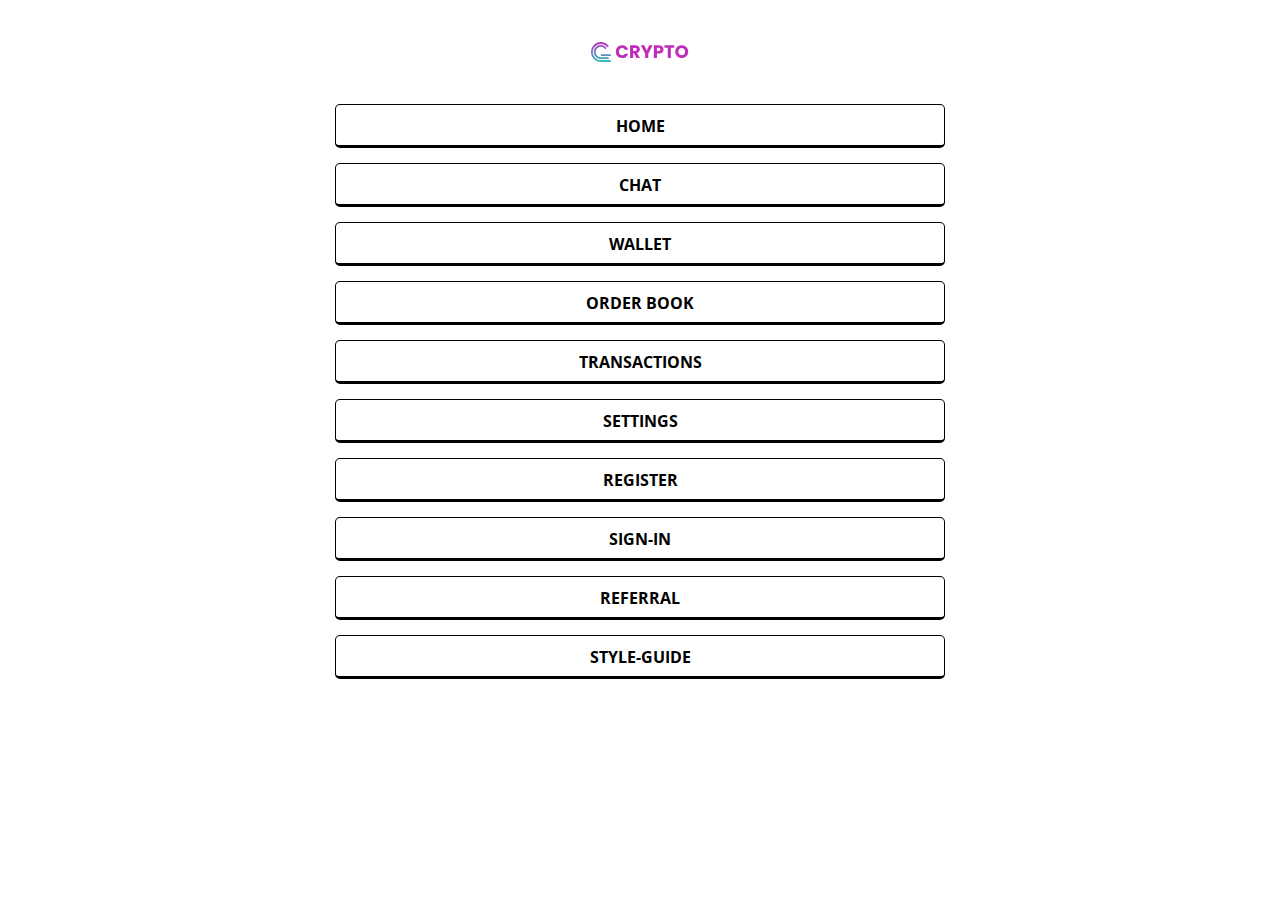
<file: index.html>
<!DOCTYPE html>
<html lang="ru">
    <head>
      <meta charset="utf-8">
      <meta http-equiv="X-UA-Compatible" content="IE=edge">
      <meta name="viewport" content="width=device-width, initial-scale=1">
      <title>Start template</title>
      <link href="css/perfect-scrollbar.css" rel="stylesheet">
      <link href="css/slick.css" rel="stylesheet">
      <link href="css/style.css" rel="stylesheet"><!--[if lt IE 9]>
      <script src="https://oss.maxcdn.com/html5shiv/3.7.3/html5shiv.min.js"></script>
      <script src="https://oss.maxcdn.com/respond/1.4.2/respond.min.js"></script><![endif]-->
    </head>
  <body>
    <div class="intro-page">
      <div class="container">
        <div class="row justify-content-center">
          <div class="col-12 col-lg-6">
            <div class="intro-page__top"><a class="logo" href="/"><img src="images/logo.svg" alt="Crypto" title="Crypto"></a>
            </div>
            <ul class="intro-page__list">
              <li class="intro-page__item"><a href="home" target="_blank">Home</a></li>
              <li class="intro-page__item"><a href="chat" target="_blank">Chat</a></li>
              <li class="intro-page__item"><a href="wallet" target="_blank">Wallet</a></li>
              <li class="intro-page__item"><a href="order-book" target="_blank">Order Book</a></li>
              <li class="intro-page__item"><a href="transactions" target="_blank">Transactions</a></li>
              <li class="intro-page__item"><a href="settings" target="_blank">Settings</a></li>
              <li class="intro-page__item"><a href="register" target="_blank">Register</a></li>
              <li class="intro-page__item"><a href="sign-in" target="_blank">Sign-In</a></li>
              <li class="intro-page__item"><a href="referral" target="_blank">Referral</a></li>
              <li class="intro-page__item"><a href="style-guide" target="_blank">style-guide</a></li>
            </ul>
          </div>
        </div>
      </div>
    </div>
    <script src="js/jquery-3.4.1.min.js"></script>
    <script src="js/slick.min.js"></script>
    <script src="js/svg4everybody.min.js"></script>
    <script src="js/perfect-scrollbar.min.js"></script>
    <script src="js/jquery.tabslet.min.js"></script>
    <script>$(document).ready(function () {	svg4everybody({});});</script>
    <script src="js/script.js"></script>
  </body>
</html>
</file>
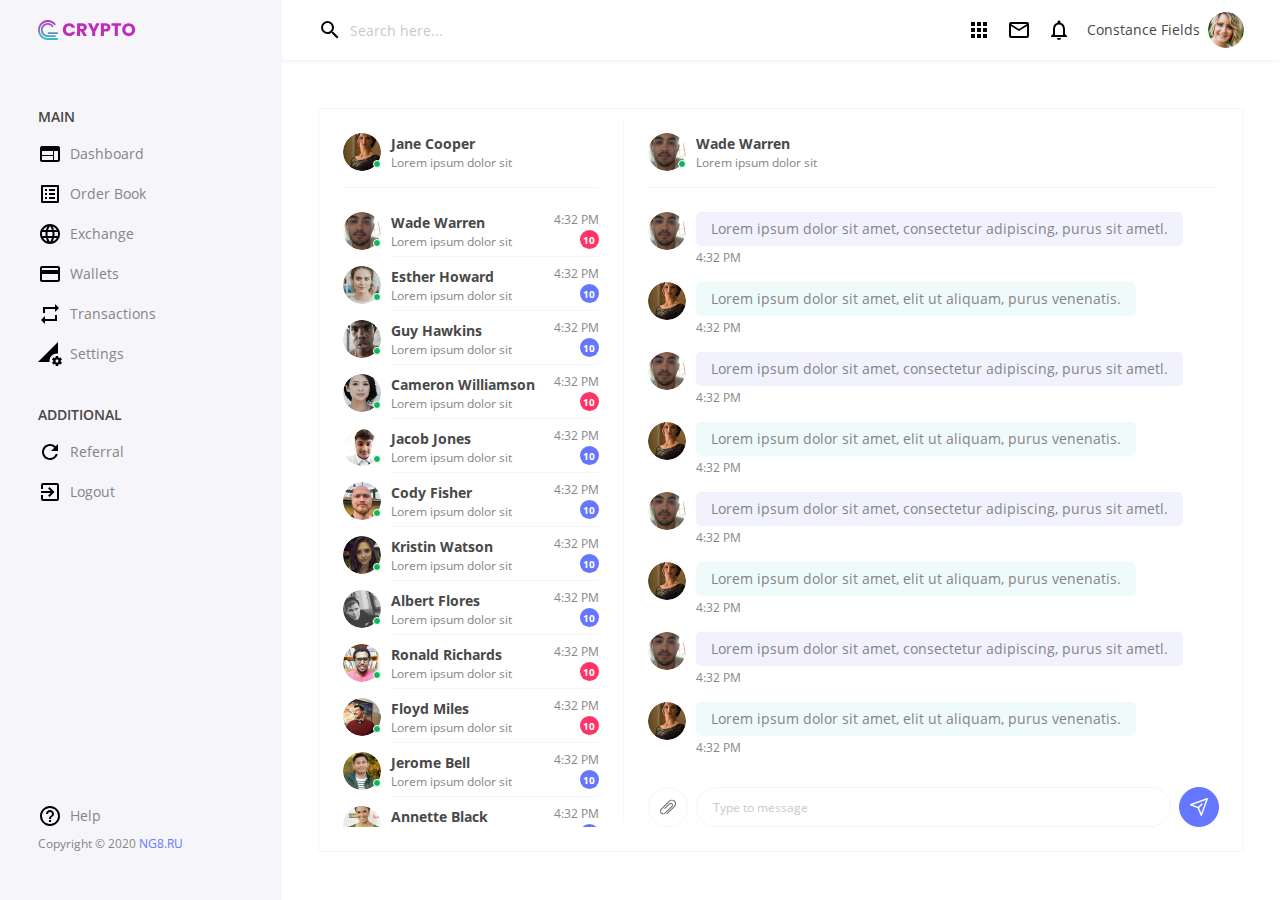
<file: chat.html>
<!DOCTYPE html>
<html lang="en">
    <head>
      <meta charset="utf-8">
      <meta http-equiv="X-UA-Compatible" content="IE=edge">
      <meta name="viewport" content="width=device-width, initial-scale=1">
      <title>Chat</title>
      <link href="css/perfect-scrollbar.css" rel="stylesheet">
      <link href="css/slick.css" rel="stylesheet">
      <link href="css/style.css" rel="stylesheet"><!--[if lt IE 9]>
      <script src="https://oss.maxcdn.com/html5shiv/3.7.3/html5shiv.min.js"></script>
      <script src="https://oss.maxcdn.com/respond/1.4.2/respond.min.js"></script><![endif]-->
    </head>
  <body>
    <div class="wrapper">
      <header class="header">
        <div class="header__left"><a class="logo" href="/"><img src="images/logo.svg" alt="Crypto" title="Crypto"></a>
              <button class="btn icon--block icon--block" type="button">
                    <svg class="icon icon--hamburger ">
                      <use xlink:href="images/icons.svg#icon--hamburger"></use>
                    </svg>
              </button>
        </div>
        <div class="header__right">
          <div class="header__serch">
                <form class="search" method="post" name="search">
                      <button class="btn icon--block icon--block" type="submit">
                            <svg class="icon icon--search ">
                              <use xlink:href="images/icons.svg#icon--search"></use>
                            </svg>
                      </button>
                      <div class="input">
                        <input type="text" name="serch" id="serch" placeholder="Search here...">
                      </div>
                </form>
          </div>
          <div class="header__action">
            <div class="header__action-btn">
                  <button class="btn icon--block icon--block" type="button">
                        <svg class="icon icon--apps ">
                          <use xlink:href="images/icons.svg#icon--apps"></use>
                        </svg>
                  </button>
                  <button class="btn icon--block icon--block" type="button">
                        <svg class="icon icon--mail ">
                          <use xlink:href="images/icons.svg#icon--mail"></use>
                        </svg>
                  </button>
                  <button class="btn icon--block icon--block" type="button">
                        <svg class="icon icon--notifications ">
                          <use xlink:href="images/icons.svg#icon--notifications"></use>
                        </svg>
                  </button>
            </div>
                <div class="header-profile">
                  <div class="header-profile__text"><a class="text" href="#" target="_blank">Constance Fields</a></div>
                      <div class="user-pik">
                        <picture><img class="user-pik__img" src="images/user-pic__img-01.png" srcset="images/user-pic__img-01@2x.png 2x" alt="Author" title="Author"></picture>
                      </div>
                </div>
          </div>
        </div>
      </header>
      <div class="body">
        <aside class="sidebar">
          <div class="sidebar__mobile"><a class="logo" href="/"><img src="images/logo.svg" alt="Crypto" title="Crypto"></a>
                <button class="btn icon--block icon--block" type="button">
                      <svg class="icon icon--close ">
                        <use xlink:href="images/icons.svg#icon--close"></use>
                      </svg>
                </button>
          </div>
          <div class="sidebar__body">
            <div class="sidebar__top">
              <div class="sidebar__item">
                    <nav class="menu">
                      <p class="menu__title h4">Main</p>
                      <ul class="menu__list">
                        <li class="menu__item"><a class="item-menu" href="#">
                                <div class="item-menu__icon">
                                      <svg class="icon icon--web ">
                                        <use xlink:href="images/icons.svg#icon--web"></use>
                                      </svg>
                                </div>
                                <p class="item-menu__text text">Dashboard</p></a>
                        </li>
                        <li class="menu__item"><a class="item-menu" href="2#">
                                <div class="item-menu__icon">
                                      <svg class="icon icon--list ">
                                        <use xlink:href="images/icons.svg#icon--list"></use>
                                      </svg>
                                </div>
                                <p class="item-menu__text text">Order Book</p></a>
                        </li>
                        <li class="menu__item"><a class="item-menu" href="2#">
                                <div class="item-menu__icon">
                                      <svg class="icon icon--planet ">
                                        <use xlink:href="images/icons.svg#icon--planet"></use>
                                      </svg>
                                </div>
                                <p class="item-menu__text text">Exchange</p></a>
                        </li>
                        <li class="menu__item"><a class="item-menu" href="#">
                                <div class="item-menu__icon">
                                      <svg class="icon icon--card ">
                                        <use xlink:href="images/icons.svg#icon--card"></use>
                                      </svg>
                                </div>
                                <p class="item-menu__text text">Wallets</p></a>
                        </li>
                        <li class="menu__item"><a class="item-menu" href="#">
                                <div class="item-menu__icon">
                                      <svg class="icon icon--repeat ">
                                        <use xlink:href="images/icons.svg#icon--repeat"></use>
                                      </svg>
                                </div>
                                <p class="item-menu__text text">Transactions</p></a>
                        </li>
                        <li class="menu__item"><a class="item-menu" href="#">
                                <div class="item-menu__icon">
                                      <svg class="icon icon--settings ">
                                        <use xlink:href="images/icons.svg#icon--settings"></use>
                                      </svg>
                                </div>
                                <p class="item-menu__text text">Settings</p></a>
                        </li>
                      </ul>
                    </nav>
              </div>
              <div class="sidebar__item">
                    <nav class="menu">
                      <p class="menu__title h4">Additional</p>
                      <ul class="menu__list">
                        <li class="menu__item"><a class="item-menu" href="#">
                                <div class="item-menu__icon">
                                      <svg class="icon icon--refresh ">
                                        <use xlink:href="images/icons.svg#icon--refresh"></use>
                                      </svg>
                                </div>
                                <p class="item-menu__text text">Referral</p></a>
                        </li>
                        <li class="menu__item"><a class="item-menu" href="2#">
                                <div class="item-menu__icon">
                                      <svg class="icon icon--exit ">
                                        <use xlink:href="images/icons.svg#icon--exit"></use>
                                      </svg>
                                </div>
                                <p class="item-menu__text text">Logout</p></a>
                        </li>
                      </ul>
                    </nav>
              </div>
            </div>
            <div class="sidebar__bottom"><a class="item-menu item-menu--pd " href="#">
                    <div class="item-menu__icon">
                          <svg class="icon icon--help ">
                            <use xlink:href="images/icons.svg#icon--help"></use>
                          </svg>
                    </div>
                    <p class="item-menu__text text">Help</p></a>
              <p class="text text--sm">Copyright © 2020 <a class="link" href="#" target="_blank">NG8.RU</a></p>
            </div>
          </div>
        </aside>
        <main class="main">
          <div class="chat">
            <div class="container container-fluid">
              <div class="row">
                <div class="col-12 col-lg-4">
                  <div class="chat__left">
                    <div class="chat__profile">
                          <div class="chat-user">
                            <div class="chat-user__img">
                                  <div class="user-pik user-pic--big user-pic--big-activ">
                                    <picture><img class="user-pik__img" src="images/chat__img-01.png" srcset="images/chat__img-01@2x.png 2x" alt="Jane Cooper" title="Jane Cooper"></picture>
                                  </div>
                            </div>
                            <div class="chat-user__info">
                              <div class="chat-user__left"><a class="chat-user__title text text--bold text--black" href="#" target="_blank">Jane Cooper</a>
                                <p class="chat-user__text text text--sm">Lorem ipsum dolor sit</p>
                              </div>
                              <div class="chat-user__right">
                              </div>
                            </div>
                          </div>
                    </div>
                    <ul class="chat__user-list">
                      <li class="chat__user-item">
                            <div class="chat-user">
                              <div class="chat-user__img">
                                    <div class="user-pik user-pic--big user-pic--big-activ">
                                      <picture><img class="user-pik__img" src="images/chat__img-02.png" srcset="images/chat__img-02@2x.png 2x" alt="Wade Warren" title="Wade Warren"></picture>
                                    </div>
                              </div>
                              <div class="chat-user__info">
                                <div class="chat-user__left"><a class="chat-user__title text text--bold text--black" href="#" target="_blank">Wade Warren</a>
                                  <p class="chat-user__text text text--sm">Lorem ipsum dolor sit</p>
                                </div>
                                <div class="chat-user__right">
                                  <p class="chat-user__date text text--sm">4:32 PM</p>
                                      <p class="notification text text--esm text--bold notification--red">10</p>
                                </div>
                              </div>
                            </div>
                      </li>
                      <li class="chat__user-item">
                            <div class="chat-user">
                              <div class="chat-user__img">
                                    <div class="user-pik user-pic--big user-pic--big-activ">
                                      <picture><img class="user-pik__img" src="images/chat__img-03.png" srcset="images/chat__img-03@2x.png 2x" alt="Esther Howard" title="Esther Howard"></picture>
                                    </div>
                              </div>
                              <div class="chat-user__info">
                                <div class="chat-user__left"><a class="chat-user__title text text--bold text--black" href="#" target="_blank">Esther Howard</a>
                                  <p class="chat-user__text text text--sm">Lorem ipsum dolor sit</p>
                                </div>
                                <div class="chat-user__right">
                                  <p class="chat-user__date text text--sm">4:32 PM</p>
                                      <p class="notification text text--esm text--bold">10</p>
                                </div>
                              </div>
                            </div>
                      </li>
                      <li class="chat__user-item">
                            <div class="chat-user">
                              <div class="chat-user__img">
                                    <div class="user-pik user-pic--big user-pic--big-activ">
                                      <picture><img class="user-pik__img" src="images/chat__img-04.png" srcset="images/chat__img-04@2x.png 2x" alt="Guy Hawkins" title="Guy Hawkins"></picture>
                                    </div>
                              </div>
                              <div class="chat-user__info">
                                <div class="chat-user__left"><a class="chat-user__title text text--bold text--black" href="#" target="_blank">Guy Hawkins</a>
                                  <p class="chat-user__text text text--sm">Lorem ipsum dolor sit</p>
                                </div>
                                <div class="chat-user__right">
                                  <p class="chat-user__date text text--sm">4:32 PM</p>
                                      <p class="notification text text--esm text--bold">10</p>
                                </div>
                              </div>
                            </div>
                      </li>
                      <li class="chat__user-item">
                            <div class="chat-user">
                              <div class="chat-user__img">
                                    <div class="user-pik user-pic--big user-pic--big-activ">
                                      <picture><img class="user-pik__img" src="images/chat__img-05.png" srcset="images/chat__img-05@2x.png 2x" alt="Cameron Williamson" title="Cameron Williamson"></picture>
                                    </div>
                              </div>
                              <div class="chat-user__info">
                                <div class="chat-user__left"><a class="chat-user__title text text--bold text--black" href="#" target="_blank">Cameron Williamson</a>
                                  <p class="chat-user__text text text--sm">Lorem ipsum dolor sit</p>
                                </div>
                                <div class="chat-user__right">
                                  <p class="chat-user__date text text--sm">4:32 PM</p>
                                      <p class="notification text text--esm text--bold notification--red">10</p>
                                </div>
                              </div>
                            </div>
                      </li>
                      <li class="chat__user-item">
                            <div class="chat-user">
                              <div class="chat-user__img">
                                    <div class="user-pik user-pic--big user-pic--big-activ">
                                      <picture><img class="user-pik__img" src="images/chat__img-06.png" srcset="images/chat__img-06@2x.png 2x" alt="Jacob Jones" title="Jacob Jones"></picture>
                                    </div>
                              </div>
                              <div class="chat-user__info">
                                <div class="chat-user__left"><a class="chat-user__title text text--bold text--black" href="#" target="_blank">Jacob Jones</a>
                                  <p class="chat-user__text text text--sm">Lorem ipsum dolor sit</p>
                                </div>
                                <div class="chat-user__right">
                                  <p class="chat-user__date text text--sm">4:32 PM</p>
                                      <p class="notification text text--esm text--bold">10</p>
                                </div>
                              </div>
                            </div>
                      </li>
                      <li class="chat__user-item">
                            <div class="chat-user">
                              <div class="chat-user__img">
                                    <div class="user-pik user-pic--big user-pic--big-activ">
                                      <picture><img class="user-pik__img" src="images/chat__img-07.png" srcset="images/chat__img-07@2x.png 2x" alt="Cody Fisher" title="Cody Fisher"></picture>
                                    </div>
                              </div>
                              <div class="chat-user__info">
                                <div class="chat-user__left"><a class="chat-user__title text text--bold text--black" href="#" target="_blank">Cody Fisher</a>
                                  <p class="chat-user__text text text--sm">Lorem ipsum dolor sit</p>
                                </div>
                                <div class="chat-user__right">
                                  <p class="chat-user__date text text--sm">4:32 PM</p>
                                      <p class="notification text text--esm text--bold">10</p>
                                </div>
                              </div>
                            </div>
                      </li>
                      <li class="chat__user-item">
                            <div class="chat-user">
                              <div class="chat-user__img">
                                    <div class="user-pik user-pic--big user-pic--big-activ">
                                      <picture><img class="user-pik__img" src="images/chat__img-08.png" srcset="images/chat__img-08@2x.png 2x" alt="Kristin Watson" title="Kristin Watson"></picture>
                                    </div>
                              </div>
                              <div class="chat-user__info">
                                <div class="chat-user__left"><a class="chat-user__title text text--bold text--black" href="#" target="_blank">Kristin Watson</a>
                                  <p class="chat-user__text text text--sm">Lorem ipsum dolor sit</p>
                                </div>
                                <div class="chat-user__right">
                                  <p class="chat-user__date text text--sm">4:32 PM</p>
                                      <p class="notification text text--esm text--bold">10</p>
                                </div>
                              </div>
                            </div>
                      </li>
                      <li class="chat__user-item">
                            <div class="chat-user">
                              <div class="chat-user__img">
                                    <div class="user-pik user-pic--big user-pic--big-activ">
                                      <picture><img class="user-pik__img" src="images/chat__img-09.png" srcset="images/chat__img-09@2x.png 2x" alt="Albert Flores" title="Albert Flores"></picture>
                                    </div>
                              </div>
                              <div class="chat-user__info">
                                <div class="chat-user__left"><a class="chat-user__title text text--bold text--black" href="#" target="_blank">Albert Flores</a>
                                  <p class="chat-user__text text text--sm">Lorem ipsum dolor sit</p>
                                </div>
                                <div class="chat-user__right">
                                  <p class="chat-user__date text text--sm">4:32 PM</p>
                                      <p class="notification text text--esm text--bold">10</p>
                                </div>
                              </div>
                            </div>
                      </li>
                      <li class="chat__user-item">
                            <div class="chat-user">
                              <div class="chat-user__img">
                                    <div class="user-pik user-pic--big user-pic--big-activ">
                                      <picture><img class="user-pik__img" src="images/chat__img-10.png" srcset="images/chat__img-10@2x.png 2x" alt="Ronald Richards" title="Ronald Richards"></picture>
                                    </div>
                              </div>
                              <div class="chat-user__info">
                                <div class="chat-user__left"><a class="chat-user__title text text--bold text--black" href="#" target="_blank">Ronald Richards</a>
                                  <p class="chat-user__text text text--sm">Lorem ipsum dolor sit</p>
                                </div>
                                <div class="chat-user__right">
                                  <p class="chat-user__date text text--sm">4:32 PM</p>
                                      <p class="notification text text--esm text--bold notification--red">10</p>
                                </div>
                              </div>
                            </div>
                      </li>
                      <li class="chat__user-item">
                            <div class="chat-user">
                              <div class="chat-user__img">
                                    <div class="user-pik user-pic--big user-pic--big-activ">
                                      <picture><img class="user-pik__img" src="images/chat__img-11.png" srcset="images/chat__img-11@2x.png 2x" alt="Floyd Miles" title="Floyd Miles"></picture>
                                    </div>
                              </div>
                              <div class="chat-user__info">
                                <div class="chat-user__left"><a class="chat-user__title text text--bold text--black" href="#" target="_blank">Floyd Miles</a>
                                  <p class="chat-user__text text text--sm">Lorem ipsum dolor sit</p>
                                </div>
                                <div class="chat-user__right">
                                  <p class="chat-user__date text text--sm">4:32 PM</p>
                                      <p class="notification text text--esm text--bold notification--red">10</p>
                                </div>
                              </div>
                            </div>
                      </li>
                      <li class="chat__user-item">
                            <div class="chat-user">
                              <div class="chat-user__img">
                                    <div class="user-pik user-pic--big user-pic--big-activ">
                                      <picture><img class="user-pik__img" src="images/chat__img-12.png" srcset="images/chat__img-12@2x.png 2x" alt="Jerome Bell" title="Jerome Bell"></picture>
                                    </div>
                              </div>
                              <div class="chat-user__info">
                                <div class="chat-user__left"><a class="chat-user__title text text--bold text--black" href="#" target="_blank">Jerome Bell</a>
                                  <p class="chat-user__text text text--sm">Lorem ipsum dolor sit</p>
                                </div>
                                <div class="chat-user__right">
                                  <p class="chat-user__date text text--sm">4:32 PM</p>
                                      <p class="notification text text--esm text--bold">10</p>
                                </div>
                              </div>
                            </div>
                      </li>
                      <li class="chat__user-item">
                            <div class="chat-user">
                              <div class="chat-user__img">
                                    <div class="user-pik user-pic--big user-pic--big-activ">
                                      <picture><img class="user-pik__img" src="images/chat__img-13.png" srcset="images/chat__img-13@2x.png 2x" alt="Annette Black" title="Annette Black"></picture>
                                    </div>
                              </div>
                              <div class="chat-user__info">
                                <div class="chat-user__left"><a class="chat-user__title text text--bold text--black" href="#" target="_blank">Annette Black</a>
                                  <p class="chat-user__text text text--sm">Lorem ipsum dolor sit</p>
                                </div>
                                <div class="chat-user__right">
                                  <p class="chat-user__date text text--sm">4:32 PM</p>
                                      <p class="notification text text--esm text--bold">10</p>
                                </div>
                              </div>
                            </div>
                      </li>
                      <li class="chat__user-item">
                            <div class="chat-user">
                              <div class="chat-user__img">
                                    <div class="user-pik user-pic--big user-pic--big-activ">
                                      <picture><img class="user-pik__img" src="images/chat__img-13.png" srcset="images/chat__img-13@2x.png 2x" alt="Annette Black" title="Annette Black"></picture>
                                    </div>
                              </div>
                              <div class="chat-user__info">
                                <div class="chat-user__left"><a class="chat-user__title text text--bold text--black" href="#" target="_blank">Annette Black</a>
                                  <p class="chat-user__text text text--sm">Lorem ipsum dolor sit</p>
                                </div>
                                <div class="chat-user__right">
                                  <p class="chat-user__date text text--sm">4:32 PM</p>
                                      <p class="notification text text--esm text--bold">10</p>
                                </div>
                              </div>
                            </div>
                      </li>
                      <li class="chat__user-item">
                            <div class="chat-user">
                              <div class="chat-user__img">
                                    <div class="user-pik user-pic--big user-pic--big-activ">
                                      <picture><img class="user-pik__img" src="images/chat__img-13.png" srcset="images/chat__img-13@2x.png 2x" alt="Annette Black" title="Annette Black"></picture>
                                    </div>
                              </div>
                              <div class="chat-user__info">
                                <div class="chat-user__left"><a class="chat-user__title text text--bold text--black" href="#" target="_blank">Annette Black</a>
                                  <p class="chat-user__text text text--sm">Lorem ipsum dolor sit</p>
                                </div>
                                <div class="chat-user__right">
                                  <p class="chat-user__date text text--sm">4:32 PM</p>
                                      <p class="notification text text--esm text--bold">10</p>
                                </div>
                              </div>
                            </div>
                      </li>
                      <li class="chat__user-item">
                            <div class="chat-user">
                              <div class="chat-user__img">
                                    <div class="user-pik user-pic--big user-pic--big-activ">
                                      <picture><img class="user-pik__img" src="images/chat__img-06.png" srcset="images/chat__img-06@2x.png 2x" alt="Jacob Jones" title="Jacob Jones"></picture>
                                    </div>
                              </div>
                              <div class="chat-user__info">
                                <div class="chat-user__left"><a class="chat-user__title text text--bold text--black" href="#" target="_blank">Jacob Jones</a>
                                  <p class="chat-user__text text text--sm">Lorem ipsum dolor sit</p>
                                </div>
                                <div class="chat-user__right">
                                  <p class="chat-user__date text text--sm">4:32 PM</p>
                                      <p class="notification text text--esm text--bold">10</p>
                                </div>
                              </div>
                            </div>
                      </li>
                      <li class="chat__user-item">
                            <div class="chat-user">
                              <div class="chat-user__img">
                                    <div class="user-pik user-pic--big user-pic--big-activ">
                                      <picture><img class="user-pik__img" src="images/chat__img-07.png" srcset="images/chat__img-07@2x.png 2x" alt="Cody Fisher" title="Cody Fisher"></picture>
                                    </div>
                              </div>
                              <div class="chat-user__info">
                                <div class="chat-user__left"><a class="chat-user__title text text--bold text--black" href="#" target="_blank">Cody Fisher</a>
                                  <p class="chat-user__text text text--sm">Lorem ipsum dolor sit</p>
                                </div>
                                <div class="chat-user__right">
                                  <p class="chat-user__date text text--sm">4:32 PM</p>
                                      <p class="notification text text--esm text--bold">10</p>
                                </div>
                              </div>
                            </div>
                      </li>
                      <li class="chat__user-item">
                            <div class="chat-user">
                              <div class="chat-user__img">
                                    <div class="user-pik user-pic--big user-pic--big-activ">
                                      <picture><img class="user-pik__img" src="images/chat__img-08.png" srcset="images/chat__img-08@2x.png 2x" alt="Kristin Watson" title="Kristin Watson"></picture>
                                    </div>
                              </div>
                              <div class="chat-user__info">
                                <div class="chat-user__left"><a class="chat-user__title text text--bold text--black" href="#" target="_blank">Kristin Watson</a>
                                  <p class="chat-user__text text text--sm">Lorem ipsum dolor sit</p>
                                </div>
                                <div class="chat-user__right">
                                  <p class="chat-user__date text text--sm">4:32 PM</p>
                                      <p class="notification text text--esm text--bold">10</p>
                                </div>
                              </div>
                            </div>
                      </li>
                      <li class="chat__user-item">
                            <div class="chat-user">
                              <div class="chat-user__img">
                                    <div class="user-pik user-pic--big user-pic--big-activ">
                                      <picture><img class="user-pik__img" src="images/chat__img-09.png" srcset="images/chat__img-09@2x.png 2x" alt="Albert Flores" title="Albert Flores"></picture>
                                    </div>
                              </div>
                              <div class="chat-user__info">
                                <div class="chat-user__left"><a class="chat-user__title text text--bold text--black" href="#" target="_blank">Albert Flores</a>
                                  <p class="chat-user__text text text--sm">Lorem ipsum dolor sit</p>
                                </div>
                                <div class="chat-user__right">
                                  <p class="chat-user__date text text--sm">4:32 PM</p>
                                      <p class="notification text text--esm text--bold">10</p>
                                </div>
                              </div>
                            </div>
                      </li>
                      <li class="chat__user-item">
                            <div class="chat-user">
                              <div class="chat-user__img">
                                    <div class="user-pik user-pic--big user-pic--big-activ">
                                      <picture><img class="user-pik__img" src="images/chat__img-10.png" srcset="images/chat__img-10@2x.png 2x" alt="Ronald Richards" title="Ronald Richards"></picture>
                                    </div>
                              </div>
                              <div class="chat-user__info">
                                <div class="chat-user__left"><a class="chat-user__title text text--bold text--black" href="#" target="_blank">Ronald Richards</a>
                                  <p class="chat-user__text text text--sm">Lorem ipsum dolor sit</p>
                                </div>
                                <div class="chat-user__right">
                                  <p class="chat-user__date text text--sm">4:32 PM</p>
                                      <p class="notification text text--esm text--bold notification--red">10</p>
                                </div>
                              </div>
                            </div>
                      </li>
                      <li class="chat__user-item">
                            <div class="chat-user">
                              <div class="chat-user__img">
                                    <div class="user-pik user-pic--big user-pic--big-activ">
                                      <picture><img class="user-pik__img" src="images/chat__img-11.png" srcset="images/chat__img-11@2x.png 2x" alt="Floyd Miles" title="Floyd Miles"></picture>
                                    </div>
                              </div>
                              <div class="chat-user__info">
                                <div class="chat-user__left"><a class="chat-user__title text text--bold text--black" href="#" target="_blank">Floyd Miles</a>
                                  <p class="chat-user__text text text--sm">Lorem ipsum dolor sit</p>
                                </div>
                                <div class="chat-user__right">
                                  <p class="chat-user__date text text--sm">4:32 PM</p>
                                      <p class="notification text text--esm text--bold notification--red">10</p>
                                </div>
                              </div>
                            </div>
                      </li>
                      <li class="chat__user-item">
                            <div class="chat-user">
                              <div class="chat-user__img">
                                    <div class="user-pik user-pic--big user-pic--big-activ">
                                      <picture><img class="user-pik__img" src="images/chat__img-12.png" srcset="images/chat__img-12@2x.png 2x" alt="Jerome Bell" title="Jerome Bell"></picture>
                                    </div>
                              </div>
                              <div class="chat-user__info">
                                <div class="chat-user__left"><a class="chat-user__title text text--bold text--black" href="#" target="_blank">Jerome Bell</a>
                                  <p class="chat-user__text text text--sm">Lorem ipsum dolor sit</p>
                                </div>
                                <div class="chat-user__right">
                                  <p class="chat-user__date text text--sm">4:32 PM</p>
                                      <p class="notification text text--esm text--bold">10</p>
                                </div>
                              </div>
                            </div>
                      </li>
                    </ul>
                  </div>
                </div>
                <div class="col-12 col-lg-8 chat__mobile">
                  <div class="chat__body">
                    <div class="chat__current-user">
                          <div class="chat-user">
                            <div class="chat-user__img">
                                  <div class="user-pik user-pic--big user-pic--big-activ">
                                    <picture><img class="user-pik__img" src="images/chat__img-02.png" srcset="images/chat__img-02@2x.png 2x" alt="Wade Warren" title="Wade Warren"></picture>
                                  </div>
                            </div>
                            <div class="chat-user__info">
                              <div class="chat-user__left"><a class="chat-user__title text text--bold text--black" href="#" target="_blank">Wade Warren</a>
                                <p class="chat-user__text text text--sm">Lorem ipsum dolor sit</p>
                              </div>
                              <div class="chat-user__right">
                              </div>
                            </div>
                          </div>
                    </div>
                    <ul class="chat__msg-list">
                      <li class="chat__msg-item">
                            <div class="chat-message">
                              <div class="chat-message__img">
                                    <div class="user-pik user-pic--big">
                                      <picture><img class="user-pik__img" src="images/chat__img-02.png" srcset="images/chat__img-02@2x.png 2x" alt="Wade Warren" title="Wade Warren"></picture>
                                    </div>
                              </div>
                              <div class="chat-message__text">
                                    <p class="message text">Lorem ipsum dolor sit amet, consectetur adipiscing, purus sit ametl.</p><span class="chat-message__date text text--sm">4:32 PM</span>
                              </div>
                            </div>
                      </li>
                      <li class="chat__msg-item">
                            <div class="chat-message">
                              <div class="chat-message__img">
                                    <div class="user-pik user-pic--big">
                                      <picture><img class="user-pik__img" src="images/chat__img-01.png" srcset="images/chat__img-01@2x.png 2x" alt="Jane Cooper" title="Jane Cooper"></picture>
                                    </div>
                              </div>
                              <div class="chat-message__text">
                                    <p class="message text message--green">Lorem ipsum dolor sit amet,  elit ut aliquam, purus venenatis.</p><span class="chat-message__date text text--sm">4:32 PM</span>
                              </div>
                            </div>
                      </li>
                      <li class="chat__msg-item">
                            <div class="chat-message">
                              <div class="chat-message__img">
                                    <div class="user-pik user-pic--big">
                                      <picture><img class="user-pik__img" src="images/chat__img-02.png" srcset="images/chat__img-02@2x.png 2x" alt="Wade Warren" title="Wade Warren"></picture>
                                    </div>
                              </div>
                              <div class="chat-message__text">
                                    <p class="message text">Lorem ipsum dolor sit amet, consectetur adipiscing, purus sit ametl.</p><span class="chat-message__date text text--sm">4:32 PM</span>
                              </div>
                            </div>
                      </li>
                      <li class="chat__msg-item">
                            <div class="chat-message">
                              <div class="chat-message__img">
                                    <div class="user-pik user-pic--big">
                                      <picture><img class="user-pik__img" src="images/chat__img-01.png" srcset="images/chat__img-01@2x.png 2x" alt="Jane Cooper" title="Jane Cooper"></picture>
                                    </div>
                              </div>
                              <div class="chat-message__text">
                                    <p class="message text message--green">Lorem ipsum dolor sit amet,  elit ut aliquam, purus venenatis.</p><span class="chat-message__date text text--sm">4:32 PM</span>
                              </div>
                            </div>
                      </li>
                      <li class="chat__msg-item">
                            <div class="chat-message">
                              <div class="chat-message__img">
                                    <div class="user-pik user-pic--big">
                                      <picture><img class="user-pik__img" src="images/chat__img-02.png" srcset="images/chat__img-02@2x.png 2x" alt="Wade Warren" title="Wade Warren"></picture>
                                    </div>
                              </div>
                              <div class="chat-message__text">
                                    <p class="message text">Lorem ipsum dolor sit amet, consectetur adipiscing, purus sit ametl.</p><span class="chat-message__date text text--sm">4:32 PM</span>
                              </div>
                            </div>
                      </li>
                      <li class="chat__msg-item">
                            <div class="chat-message">
                              <div class="chat-message__img">
                                    <div class="user-pik user-pic--big">
                                      <picture><img class="user-pik__img" src="images/chat__img-01.png" srcset="images/chat__img-01@2x.png 2x" alt="Jane Cooper" title="Jane Cooper"></picture>
                                    </div>
                              </div>
                              <div class="chat-message__text">
                                    <p class="message text message--green">Lorem ipsum dolor sit amet,  elit ut aliquam, purus venenatis.</p><span class="chat-message__date text text--sm">4:32 PM</span>
                              </div>
                            </div>
                      </li>
                      <li class="chat__msg-item">
                            <div class="chat-message">
                              <div class="chat-message__img">
                                    <div class="user-pik user-pic--big">
                                      <picture><img class="user-pik__img" src="images/chat__img-02.png" srcset="images/chat__img-02@2x.png 2x" alt="Wade Warren" title="Wade Warren"></picture>
                                    </div>
                              </div>
                              <div class="chat-message__text">
                                    <p class="message text">Lorem ipsum dolor sit amet, consectetur adipiscing, purus sit ametl.</p><span class="chat-message__date text text--sm">4:32 PM</span>
                              </div>
                            </div>
                      </li>
                      <li class="chat__msg-item">
                            <div class="chat-message">
                              <div class="chat-message__img">
                                    <div class="user-pik user-pic--big">
                                      <picture><img class="user-pik__img" src="images/chat__img-01.png" srcset="images/chat__img-01@2x.png 2x" alt="Jane Cooper" title="Jane Cooper"></picture>
                                    </div>
                              </div>
                              <div class="chat-message__text">
                                    <p class="message text message--green">Lorem ipsum dolor sit amet,  elit ut aliquam, purus venenatis.</p><span class="chat-message__date text text--sm">4:32 PM</span>
                              </div>
                            </div>
                      </li>
                      <li class="chat__msg-item">
                            <div class="chat-message">
                              <div class="chat-message__img">
                                    <div class="user-pik user-pic--big">
                                      <picture><img class="user-pik__img" src="images/chat__img-02.png" srcset="images/chat__img-02@2x.png 2x" alt="Wade Warren" title="Wade Warren"></picture>
                                    </div>
                              </div>
                              <div class="chat-message__text">
                                    <p class="message text">Lorem ipsum dolor sit amet, consectetur adipiscing, purus sit ametl.</p><span class="chat-message__date text text--sm">4:32 PM</span>
                              </div>
                            </div>
                      </li>
                      <li class="chat__msg-item">
                            <div class="chat-message">
                              <div class="chat-message__img">
                                    <div class="user-pik user-pic--big">
                                      <picture><img class="user-pik__img" src="images/chat__img-01.png" srcset="images/chat__img-01@2x.png 2x" alt="Jane Cooper" title="Jane Cooper"></picture>
                                    </div>
                              </div>
                              <div class="chat-message__text">
                                    <p class="message text message--green">Lorem ipsum dolor sit amet,  elit ut aliquam, purus venenatis.</p><span class="chat-message__date text text--sm">4:32 PM</span>
                              </div>
                            </div>
                      </li>
                      <li class="chat__msg-item">
                            <div class="chat-message">
                              <div class="chat-message__img">
                                    <div class="user-pik user-pic--big">
                                      <picture><img class="user-pik__img" src="images/chat__img-02.png" srcset="images/chat__img-02@2x.png 2x" alt="Wade Warren" title="Wade Warren"></picture>
                                    </div>
                              </div>
                              <div class="chat-message__text">
                                    <p class="message text">Lorem ipsum dolor sit amet, consectetur adipiscing, purus sit ametl.</p><span class="chat-message__date text text--sm">4:32 PM</span>
                              </div>
                            </div>
                      </li>
                      <li class="chat__msg-item">
                            <div class="chat-message">
                              <div class="chat-message__img">
                                    <div class="user-pik user-pic--big">
                                      <picture><img class="user-pik__img" src="images/chat__img-01.png" srcset="images/chat__img-01@2x.png 2x" alt="Jane Cooper" title="Jane Cooper"></picture>
                                    </div>
                              </div>
                              <div class="chat-message__text">
                                    <p class="message text message--green">Lorem ipsum dolor sit amet,  elit ut aliquam, purus venenatis.</p><span class="chat-message__date text text--sm">4:32 PM</span>
                              </div>
                            </div>
                      </li>
                    </ul>
                    <div class="chat__form">
                      <form class="chat-form" method="post" name="chat-form">
                            <button class="btn btn--circle btn--circle" type="button">
                                  <svg class="icon icon--clip icon--18">
                                    <use xlink:href="images/icons.svg#icon--clip"></use>
                                  </svg>
                            </button>
                            <div class="input-border-radius">
                                  <div class="input">
                                    <input type="text" name="serch-massage" id="serch-massage" placeholder="Type to message">
                                  </div>
                            </div>
                            <button class="btn btn--circle btn--circle--bg btn--circle btn--circle--bg" type="submit">
                                  <svg class="icon icon--plain ">
                                    <use xlink:href="images/icons.svg#icon--plain"></use>
                                  </svg>
                            </button>
                      </form>
                    </div>
                  </div>
                </div>
              </div>
            </div>
          </div>
        </main>
      </div>
      <div class="overlay"></div>
    </div>
    <script src="js/jquery-3.4.1.min.js"></script>
    <script src="js/slick.min.js"></script>
    <script src="js/svg4everybody.min.js"></script>
    <script src="js/perfect-scrollbar.min.js"></script>
    <script src="js/jquery.tabslet.min.js"></script>
    <script>$(document).ready(function () {	svg4everybody({});});</script>
    <script src="js/script.js"></script>
  </body>
</html>
</file>
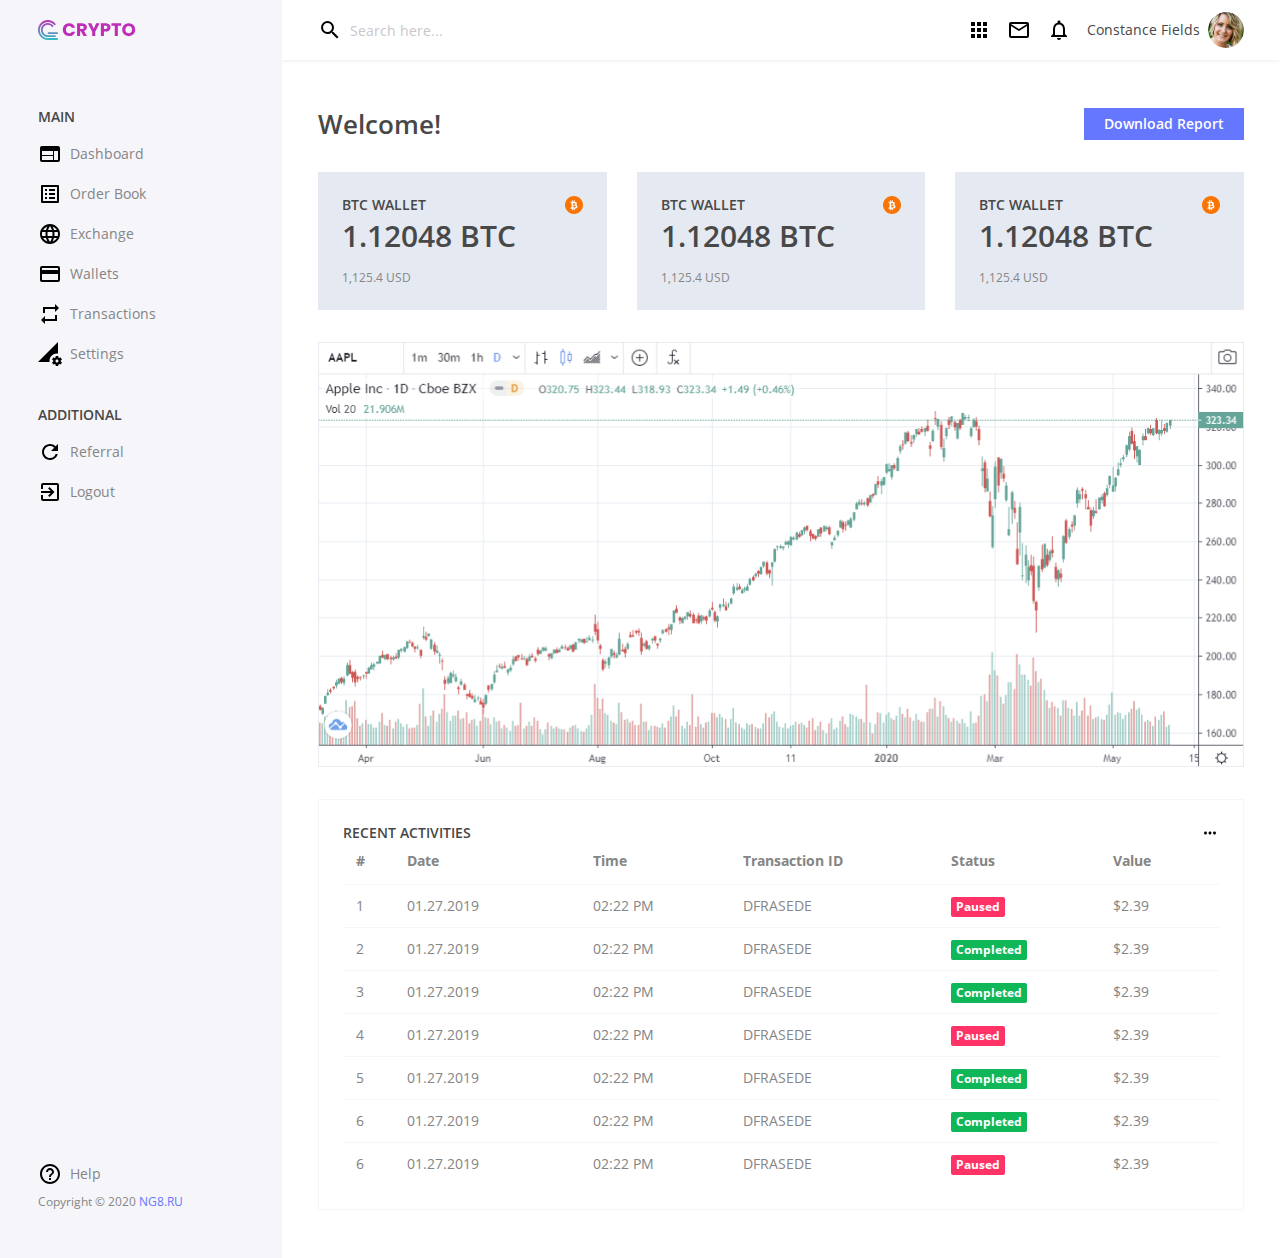
<file: home.html>
<!DOCTYPE html>
<html lang="ru">
    <head>
      <meta charset="utf-8">
      <meta http-equiv="X-UA-Compatible" content="IE=edge">
      <meta name="viewport" content="width=device-width, initial-scale=1">
      <title>Home</title>
      <link href="css/perfect-scrollbar.css" rel="stylesheet">
      <link href="css/slick.css" rel="stylesheet">
      <link href="css/style.css" rel="stylesheet"><!--[if lt IE 9]>
      <script src="https://oss.maxcdn.com/html5shiv/3.7.3/html5shiv.min.js"></script>
      <script src="https://oss.maxcdn.com/respond/1.4.2/respond.min.js"></script><![endif]-->
    </head>
  <body>
    <div class="wrapper">
      <header class="header">
        <div class="header__left"><a class="logo" href="/"><img src="images/logo.svg" alt="Crypto" title="Crypto"></a>
              <button class="btn icon--block icon--block" type="button">
                    <svg class="icon icon--hamburger ">
                      <use xlink:href="images/icons.svg#icon--hamburger"></use>
                    </svg>
              </button>
        </div>
        <div class="header__right">
          <div class="header__serch">
                <form class="search" method="post" name="search">
                      <button class="btn icon--block icon--block" type="submit">
                            <svg class="icon icon--search ">
                              <use xlink:href="images/icons.svg#icon--search"></use>
                            </svg>
                      </button>
                      <div class="input">
                        <input type="text" name="serch" id="serch" placeholder="Search here...">
                      </div>
                </form>
          </div>
          <div class="header__action">
            <div class="header__action-btn">
                  <button class="btn icon--block icon--block" type="button">
                        <svg class="icon icon--apps ">
                          <use xlink:href="images/icons.svg#icon--apps"></use>
                        </svg>
                  </button>
                  <button class="btn icon--block icon--block" type="button">
                        <svg class="icon icon--mail ">
                          <use xlink:href="images/icons.svg#icon--mail"></use>
                        </svg>
                  </button>
                  <button class="btn icon--block icon--block" type="button">
                        <svg class="icon icon--notifications ">
                          <use xlink:href="images/icons.svg#icon--notifications"></use>
                        </svg>
                  </button>
            </div>
                <div class="header-profile">
                  <div class="header-profile__text"><a class="text" href="#" target="_blank">Constance Fields</a></div>
                      <div class="user-pik">
                        <picture><img class="user-pik__img" src="images/user-pic__img-01.png" srcset="images/user-pic__img-01@2x.png 2x" alt="Author" title="Author"></picture>
                      </div>
                </div>
          </div>
        </div>
      </header>
      <div class="body">
        <aside class="sidebar">
          <div class="sidebar__mobile"><a class="logo" href="/"><img src="images/logo.svg" alt="Crypto" title="Crypto"></a>
                <button class="btn icon--block icon--block" type="button">
                      <svg class="icon icon--close ">
                        <use xlink:href="images/icons.svg#icon--close"></use>
                      </svg>
                </button>
          </div>
          <div class="sidebar__body">
            <div class="sidebar__top">
              <div class="sidebar__item">
                    <nav class="menu">
                      <p class="menu__title h4">Main</p>
                      <ul class="menu__list">
                        <li class="menu__item"><a class="item-menu" href="#">
                                <div class="item-menu__icon">
                                      <svg class="icon icon--web ">
                                        <use xlink:href="images/icons.svg#icon--web"></use>
                                      </svg>
                                </div>
                                <p class="item-menu__text text">Dashboard</p></a>
                        </li>
                        <li class="menu__item"><a class="item-menu" href="2#">
                                <div class="item-menu__icon">
                                      <svg class="icon icon--list ">
                                        <use xlink:href="images/icons.svg#icon--list"></use>
                                      </svg>
                                </div>
                                <p class="item-menu__text text">Order Book</p></a>
                        </li>
                        <li class="menu__item"><a class="item-menu" href="2#">
                                <div class="item-menu__icon">
                                      <svg class="icon icon--planet ">
                                        <use xlink:href="images/icons.svg#icon--planet"></use>
                                      </svg>
                                </div>
                                <p class="item-menu__text text">Exchange</p></a>
                        </li>
                        <li class="menu__item"><a class="item-menu" href="#">
                                <div class="item-menu__icon">
                                      <svg class="icon icon--card ">
                                        <use xlink:href="images/icons.svg#icon--card"></use>
                                      </svg>
                                </div>
                                <p class="item-menu__text text">Wallets</p></a>
                        </li>
                        <li class="menu__item"><a class="item-menu" href="#">
                                <div class="item-menu__icon">
                                      <svg class="icon icon--repeat ">
                                        <use xlink:href="images/icons.svg#icon--repeat"></use>
                                      </svg>
                                </div>
                                <p class="item-menu__text text">Transactions</p></a>
                        </li>
                        <li class="menu__item"><a class="item-menu" href="#">
                                <div class="item-menu__icon">
                                      <svg class="icon icon--settings ">
                                        <use xlink:href="images/icons.svg#icon--settings"></use>
                                      </svg>
                                </div>
                                <p class="item-menu__text text">Settings</p></a>
                        </li>
                      </ul>
                    </nav>
              </div>
              <div class="sidebar__item">
                    <nav class="menu">
                      <p class="menu__title h4">Additional</p>
                      <ul class="menu__list">
                        <li class="menu__item"><a class="item-menu" href="#">
                                <div class="item-menu__icon">
                                      <svg class="icon icon--refresh ">
                                        <use xlink:href="images/icons.svg#icon--refresh"></use>
                                      </svg>
                                </div>
                                <p class="item-menu__text text">Referral</p></a>
                        </li>
                        <li class="menu__item"><a class="item-menu" href="2#">
                                <div class="item-menu__icon">
                                      <svg class="icon icon--exit ">
                                        <use xlink:href="images/icons.svg#icon--exit"></use>
                                      </svg>
                                </div>
                                <p class="item-menu__text text">Logout</p></a>
                        </li>
                      </ul>
                    </nav>
              </div>
            </div>
            <div class="sidebar__bottom"><a class="item-menu item-menu--pd " href="#">
                    <div class="item-menu__icon">
                          <svg class="icon icon--help ">
                            <use xlink:href="images/icons.svg#icon--help"></use>
                          </svg>
                    </div>
                    <p class="item-menu__text text">Help</p></a>
              <p class="text text--sm">Copyright © 2020 <a class="link" href="#" target="_blank">NG8.RU</a></p>
            </div>
          </div>
        </aside>
        <main class="main">
          <div class="container container-fluid">
            <div class="row justify-content-between main__item">
              <div class="col-12 col-md-auto">
                <h1 class="main__mrh1 h1">Welcome!</h1>
              </div>
              <div class="col-12 col-md-auto">
                    <button class="btn" type="button"><span class="btn__text">Download Report</span>
                    </button>
              </div>
            </div>
            <div class="row main__item">
              <div class="col-12 col-lg-4">
                <div class="main__card-item"><a class="currency-card" href="#" target="_blank">
                        <div class="currency-card__top">
                          <div class="currency-card__name-currency h4">BTC Wallet</div>
                              <svg class="icon icon--btc-orange icon--18">
                                <use xlink:href="images/icons.svg#icon--btc-orange"></use>
                              </svg>
                        </div>
                        <div class="currency-card__total big-text">1.12048 BTC</div>
                        <div class="currency-card__course text text--sm">1,125.4 USD</div></a>
                </div>
              </div>
              <div class="col-12 col-lg-4">
                <div class="main__card-item"><a class="currency-card" href="#" target="_blank">
                        <div class="currency-card__top">
                          <div class="currency-card__name-currency h4">BTC Wallet</div>
                              <svg class="icon icon--btc-orange icon--18">
                                <use xlink:href="images/icons.svg#icon--btc-orange"></use>
                              </svg>
                        </div>
                        <div class="currency-card__total big-text">1.12048 BTC</div>
                        <div class="currency-card__course text text--sm">1,125.4 USD</div></a>
                </div>
              </div>
              <div class="col-12 col-lg-4">
                <div class="main__card-item main__card-item--mb0"><a class="currency-card" href="#" target="_blank">
                        <div class="currency-card__top">
                          <div class="currency-card__name-currency h4">BTC Wallet</div>
                              <svg class="icon icon--btc-orange icon--18">
                                <use xlink:href="images/icons.svg#icon--btc-orange"></use>
                              </svg>
                        </div>
                        <div class="currency-card__total big-text">1.12048 BTC</div>
                        <div class="currency-card__course text text--sm">1,125.4 USD</div></a>
                </div>
              </div>
            </div>
            <div class="row main__item">
              <div class="col-12">
                <div class="tradingview"><img class="tradingview__img" src="images/tradingview__img-01.jpg" alt="График"></div>
              </div>
            </div>
            <div class="row">
              <div class="col-12">
                <div class="main__table">
                  <div class="table-recent-activities">
                    <div class="table-recent-activities__header">
                      <h2 class="table-recent-activities__title h4">Recent Activities</h2>
                          <button class="btn icon--block icon--block" type="button">
                                <svg class="icon icon--more icon--18">
                                  <use xlink:href="images/icons.svg#icon--more"></use>
                                </svg>
                          </button>
                    </div>
                        <table class="table">
                              <thead class="table-head table-head__recent-activities">
                                <tr> 
                                  <th class="text text--bold">#</th>
                                  <th class="text text--bold">Date</th>
                                  <th class="text text--bold">Time</th>
                                  <th class="text text--bold">Transaction ID</th>
                                  <th class="text text--bold">Status</th>
                                  <th class="text text--bold">Value</th>
                                </tr>
                              </thead>
                              <tr class="table-item">
                                <td class="text">1</td>
                                <td class="text">01.27.2019</td>
                                <td class="text">02:22 PM</td>
                                <td class="text">DFRASEDE</td>
                                <td class="text"><p class="badge text text--sm text--bold"> Paused</p></td>
                                <td class="text">$2.39</td>
                              </tr>
                              <tr class="table-item">
                                <td class="text">2</td>
                                <td class="text">01.27.2019</td>
                                <td class="text">02:22 PM</td>
                                <td class="text">DFRASEDE</td>
                                <td class="text"><p class="badge text text--sm text--bold badge--green"> Completed</p></td>
                                <td class="text">$2.39</td>
                              </tr>
                              <tr class="table-item">
                                <td class="text">3</td>
                                <td class="text">01.27.2019</td>
                                <td class="text">02:22 PM</td>
                                <td class="text">DFRASEDE</td>
                                <td class="text"><p class="badge text text--sm text--bold badge--green"> Completed</p></td>
                                <td class="text">$2.39</td>
                              </tr>
                              <tr class="table-item">
                                <td class="text">4</td>
                                <td class="text">01.27.2019</td>
                                <td class="text">02:22 PM</td>
                                <td class="text">DFRASEDE</td>
                                <td class="text"><p class="badge text text--sm text--bold"> Paused</p></td>
                                <td class="text">$2.39</td>
                              </tr>
                              <tr class="table-item">
                                <td class="text">5</td>
                                <td class="text">01.27.2019</td>
                                <td class="text">02:22 PM</td>
                                <td class="text">DFRASEDE</td>
                                <td class="text"><p class="badge text text--sm text--bold badge--green"> Completed</p></td>
                                <td class="text">$2.39</td>
                              </tr>
                              <tr class="table-item">
                                <td class="text">6</td>
                                <td class="text">01.27.2019</td>
                                <td class="text">02:22 PM</td>
                                <td class="text">DFRASEDE</td>
                                <td class="text"><p class="badge text text--sm text--bold badge--green"> Completed</p></td>
                                <td class="text">$2.39</td>
                              </tr>
                              <tr class="table-item">
                                <td class="text">6</td>
                                <td class="text">01.27.2019</td>
                                <td class="text">02:22 PM</td>
                                <td class="text">DFRASEDE</td>
                                <td class="text"><p class="badge text text--sm text--bold"> Paused</p></td>
                                <td class="text">$2.39</td>
                              </tr>
                        </table>
                  </div>
                </div>
              </div>
            </div>
          </div>
        </main>
      </div>
      <div class="overlay"></div>
    </div>
    <script src="js/jquery-3.4.1.min.js"></script>
    <script src="js/slick.min.js"></script>
    <script src="js/svg4everybody.min.js"></script>
    <script src="js/perfect-scrollbar.min.js"></script>
    <script src="js/jquery.tabslet.min.js"></script>
    <script>$(document).ready(function () {	svg4everybody({});});</script>
    <script src="js/script.js"></script>
  </body>
</html>
</file>
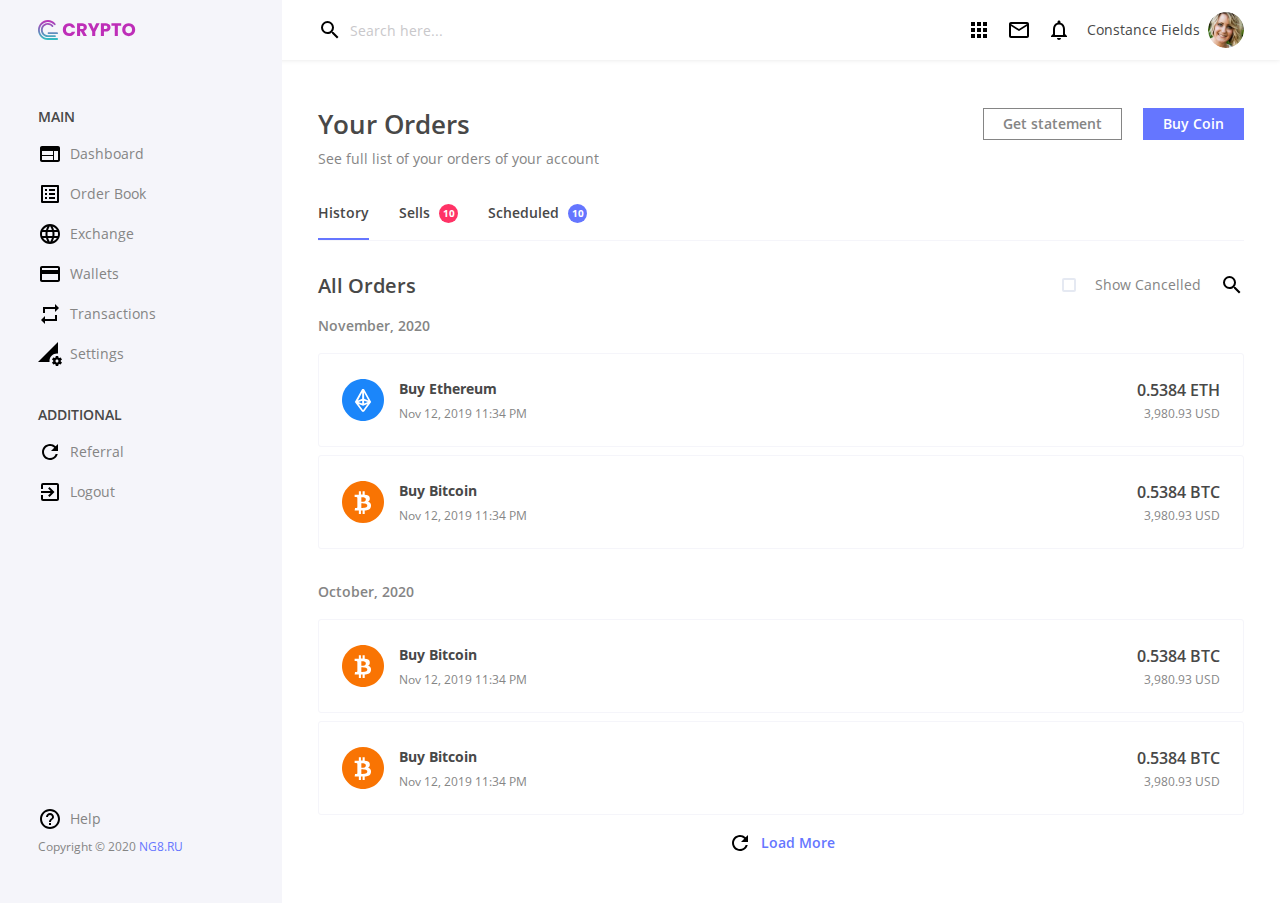
<file: order-book.html>
<!DOCTYPE html>
<html lang="en">
    <head>
      <meta charset="utf-8">
      <meta http-equiv="X-UA-Compatible" content="IE=edge">
      <meta name="viewport" content="width=device-width, initial-scale=1">
      <title>Order Book</title>
      <link href="css/perfect-scrollbar.css" rel="stylesheet">
      <link href="css/slick.css" rel="stylesheet">
      <link href="css/style.css" rel="stylesheet"><!--[if lt IE 9]>
      <script src="https://oss.maxcdn.com/html5shiv/3.7.3/html5shiv.min.js"></script>
      <script src="https://oss.maxcdn.com/respond/1.4.2/respond.min.js"></script><![endif]-->
    </head>
  <body>
    <div class="wrapper">
      <header class="header">
        <div class="header__left"><a class="logo" href="/"><img src="images/logo.svg" alt="Crypto" title="Crypto"></a>
              <button class="btn icon--block icon--block" type="button">
                    <svg class="icon icon--hamburger ">
                      <use xlink:href="images/icons.svg#icon--hamburger"></use>
                    </svg>
              </button>
        </div>
        <div class="header__right">
          <div class="header__serch">
                <form class="search" method="post" name="search">
                      <button class="btn icon--block icon--block" type="submit">
                            <svg class="icon icon--search ">
                              <use xlink:href="images/icons.svg#icon--search"></use>
                            </svg>
                      </button>
                      <div class="input">
                        <input type="text" name="serch" id="serch" placeholder="Search here...">
                      </div>
                </form>
          </div>
          <div class="header__action">
            <div class="header__action-btn">
                  <button class="btn icon--block icon--block" type="button">
                        <svg class="icon icon--apps ">
                          <use xlink:href="images/icons.svg#icon--apps"></use>
                        </svg>
                  </button>
                  <button class="btn icon--block icon--block" type="button">
                        <svg class="icon icon--mail ">
                          <use xlink:href="images/icons.svg#icon--mail"></use>
                        </svg>
                  </button>
                  <button class="btn icon--block icon--block" type="button">
                        <svg class="icon icon--notifications ">
                          <use xlink:href="images/icons.svg#icon--notifications"></use>
                        </svg>
                  </button>
            </div>
                <div class="header-profile">
                  <div class="header-profile__text"><a class="text" href="#" target="_blank">Constance Fields</a></div>
                      <div class="user-pik">
                        <picture><img class="user-pik__img" src="images/user-pic__img-01.png" srcset="images/user-pic__img-01@2x.png 2x" alt="Author" title="Author"></picture>
                      </div>
                </div>
          </div>
        </div>
      </header>
      <div class="body">
        <aside class="sidebar">
          <div class="sidebar__mobile"><a class="logo" href="/"><img src="images/logo.svg" alt="Crypto" title="Crypto"></a>
                <button class="btn icon--block icon--block" type="button">
                      <svg class="icon icon--close ">
                        <use xlink:href="images/icons.svg#icon--close"></use>
                      </svg>
                </button>
          </div>
          <div class="sidebar__body">
            <div class="sidebar__top">
              <div class="sidebar__item">
                    <nav class="menu">
                      <p class="menu__title h4">Main</p>
                      <ul class="menu__list">
                        <li class="menu__item"><a class="item-menu" href="#">
                                <div class="item-menu__icon">
                                      <svg class="icon icon--web ">
                                        <use xlink:href="images/icons.svg#icon--web"></use>
                                      </svg>
                                </div>
                                <p class="item-menu__text text">Dashboard</p></a>
                        </li>
                        <li class="menu__item"><a class="item-menu" href="2#">
                                <div class="item-menu__icon">
                                      <svg class="icon icon--list ">
                                        <use xlink:href="images/icons.svg#icon--list"></use>
                                      </svg>
                                </div>
                                <p class="item-menu__text text">Order Book</p></a>
                        </li>
                        <li class="menu__item"><a class="item-menu" href="2#">
                                <div class="item-menu__icon">
                                      <svg class="icon icon--planet ">
                                        <use xlink:href="images/icons.svg#icon--planet"></use>
                                      </svg>
                                </div>
                                <p class="item-menu__text text">Exchange</p></a>
                        </li>
                        <li class="menu__item"><a class="item-menu" href="#">
                                <div class="item-menu__icon">
                                      <svg class="icon icon--card ">
                                        <use xlink:href="images/icons.svg#icon--card"></use>
                                      </svg>
                                </div>
                                <p class="item-menu__text text">Wallets</p></a>
                        </li>
                        <li class="menu__item"><a class="item-menu" href="#">
                                <div class="item-menu__icon">
                                      <svg class="icon icon--repeat ">
                                        <use xlink:href="images/icons.svg#icon--repeat"></use>
                                      </svg>
                                </div>
                                <p class="item-menu__text text">Transactions</p></a>
                        </li>
                        <li class="menu__item"><a class="item-menu" href="#">
                                <div class="item-menu__icon">
                                      <svg class="icon icon--settings ">
                                        <use xlink:href="images/icons.svg#icon--settings"></use>
                                      </svg>
                                </div>
                                <p class="item-menu__text text">Settings</p></a>
                        </li>
                      </ul>
                    </nav>
              </div>
              <div class="sidebar__item">
                    <nav class="menu">
                      <p class="menu__title h4">Additional</p>
                      <ul class="menu__list">
                        <li class="menu__item"><a class="item-menu" href="#">
                                <div class="item-menu__icon">
                                      <svg class="icon icon--refresh ">
                                        <use xlink:href="images/icons.svg#icon--refresh"></use>
                                      </svg>
                                </div>
                                <p class="item-menu__text text">Referral</p></a>
                        </li>
                        <li class="menu__item"><a class="item-menu" href="2#">
                                <div class="item-menu__icon">
                                      <svg class="icon icon--exit ">
                                        <use xlink:href="images/icons.svg#icon--exit"></use>
                                      </svg>
                                </div>
                                <p class="item-menu__text text">Logout</p></a>
                        </li>
                      </ul>
                    </nav>
              </div>
            </div>
            <div class="sidebar__bottom"><a class="item-menu item-menu--pd " href="#">
                    <div class="item-menu__icon">
                          <svg class="icon icon--help ">
                            <use xlink:href="images/icons.svg#icon--help"></use>
                          </svg>
                    </div>
                    <p class="item-menu__text text">Help</p></a>
              <p class="text text--sm">Copyright © 2020 <a class="link" href="#" target="_blank">NG8.RU</a></p>
            </div>
          </div>
        </aside>
        <main class="main">
          <div class="order-book">
            <div class="row justify-content-between main__item">
              <div class="col-12 col-md-auto main__mrh1">
                <h1 class="wallet__mr-violet h1">Your Orders</h1>
                <p class="text">See full list of your orders of your account</p>
              </div>
              <div class="col-12 col-md-auto">
                    <button class="btn btn--outline order-book__mr17 btn--outline order-book__mr17" type="button"><span class="btn__text">Get statement</span>
                    </button>
                    <button class="btn" type="button"><span class="btn__text">Buy Coin</span>
                    </button>
              </div>
            </div>
            <div class="row">
              <div class="col-12">
                <div class="order-book__tabs">
                      <ul class="tabs main__item">
                        <li class="tabs__item"><a class="tabs__link text text--semibold text--black" href="#tab-1">History</a></li>
                        <li class="tabs__item"><a class="tabs__link text text--semibold text--black" href="#tab-2">Sells
                                <p class="notification text text--esm text--bold notification--red">10</p></a></li>
                        <li class="tabs__item"><a class="tabs__link text text--semibold text--black" href="#tab-3">Scheduled
                                <p class="notification text text--esm text--bold">10</p></a></li>
                      </ul>
                  <div class="order-book__tab" id="tab-1">
                    <div class="order-book__top">
                      <h2 class="h2 order-book__mb-blue">All Orders</h2>
                      <div class="order-book__top-control">
                            <div class="checkbox">
                              <label for="accept">
                                <input type="checkbox" name="accept" id="accept"><span></span><span>Show Cancelled</span>
                              </label>
                            </div>
                            <button class="btn icon--block icon--block" type="button">
                                  <svg class="icon icon--search ">
                                    <use xlink:href="images/icons.svg#icon--search"></use>
                                  </svg>
                            </button>
                      </div>
                    </div>
                    <p class="text text--semibold order-book__mb-blue">November, 2020</p>
                    <ul class="order-book__list-order main__item">
                      <li class="order-book__list-order-item"><a class="order-item" href="#" target="_blank">
                              <div class="order-item__left">
                                    <svg class="icon icon--eth-blue icon--42">
                                      <use xlink:href="images/icons.svg#icon--eth-blue"></use>
                                    </svg>
                              </div>
                              <div class="order-item__right">
                                <div class="order-item__top"><span class="order-item__title text text--bold text--black">Buy Ethereum</span><span class="order-item__crypto h3">0.5384 ETH</span></div>
                                <div class="order-item__bottom"><span class="order-item__date text text--sm">Nov 12, 2019 11:34 PM</span><span class="order-item__currency text text--sm">3,980.93 USD</span></div>
                              </div></a>
                      </li>
                      <li class="order-book__list-order-item"><a class="order-item order-item--active" href="#" target="_blank">
                              <div class="order-item__left">
                                    <svg class="icon icon--btc-orange icon--42">
                                      <use xlink:href="images/icons.svg#icon--btc-orange"></use>
                                    </svg>
                              </div>
                              <div class="order-item__right">
                                <div class="order-item__top"><span class="order-item__title text text--bold text--black">Buy Bitcoin</span><span class="order-item__crypto h3">0.5384 BTC</span></div>
                                <div class="order-item__bottom"><span class="order-item__date text text--sm">Nov 12, 2019 11:34 PM</span><span class="order-item__currency text text--sm">3,980.93 USD</span></div>
                              </div></a>
                      </li>
                    </ul>
                    <p class="text text--semibold order-book__mb-blue">October, 2020</p>
                    <ul class="order-book__list-order order-book__mb-blue">
                      <li class="order-book__list-order-item"><a class="order-item" href="#" target="_blank">
                              <div class="order-item__left">
                                    <svg class="icon icon--btc-orange icon--42">
                                      <use xlink:href="images/icons.svg#icon--btc-orange"></use>
                                    </svg>
                              </div>
                              <div class="order-item__right">
                                <div class="order-item__top"><span class="order-item__title text text--bold text--black">Buy Bitcoin</span><span class="order-item__crypto h3">0.5384 BTC</span></div>
                                <div class="order-item__bottom"><span class="order-item__date text text--sm">Nov 12, 2019 11:34 PM</span><span class="order-item__currency text text--sm">3,980.93 USD</span></div>
                              </div></a>
                      </li>
                      <li class="order-book__list-order-item"><a class="order-item order-item--active" href="#" target="_blank">
                              <div class="order-item__left">
                                    <svg class="icon icon--btc-orange icon--42">
                                      <use xlink:href="images/icons.svg#icon--btc-orange"></use>
                                    </svg>
                              </div>
                              <div class="order-item__right">
                                <div class="order-item__top"><span class="order-item__title text text--bold text--black">Buy Bitcoin</span><span class="order-item__crypto h3">0.5384 BTC</span></div>
                                <div class="order-item__bottom"><span class="order-item__date text text--sm">Nov 12, 2019 11:34 PM</span><span class="order-item__currency text text--sm">3,980.93 USD</span></div>
                              </div></a>
                      </li>
                    </ul>
                    <div class="order-book__more">
                          <button class="btn btn--flat btn--flat" type="button">
                                <svg class="icon icon--refresh ">
                                  <use xlink:href="images/icons.svg#icon--refresh"></use>
                                </svg><span class="btn__text">Load More</span>
                          </button>
                    </div>
                  </div>
                  <div class="order-book__tab" id="tab-2">2</div>
                  <div class="order-book__tab" id="tab-3">3</div>
                </div>
              </div>
            </div>
          </div>
        </main>
      </div>
      <div class="overlay"></div>
    </div>
    <script src="js/jquery-3.4.1.min.js"></script>
    <script src="js/slick.min.js"></script>
    <script src="js/svg4everybody.min.js"></script>
    <script src="js/perfect-scrollbar.min.js"></script>
    <script src="js/jquery.tabslet.min.js"></script>
    <script>$(document).ready(function () {	svg4everybody({});});</script>
    <script src="js/script.js"></script>
  </body>
</html>
</file>
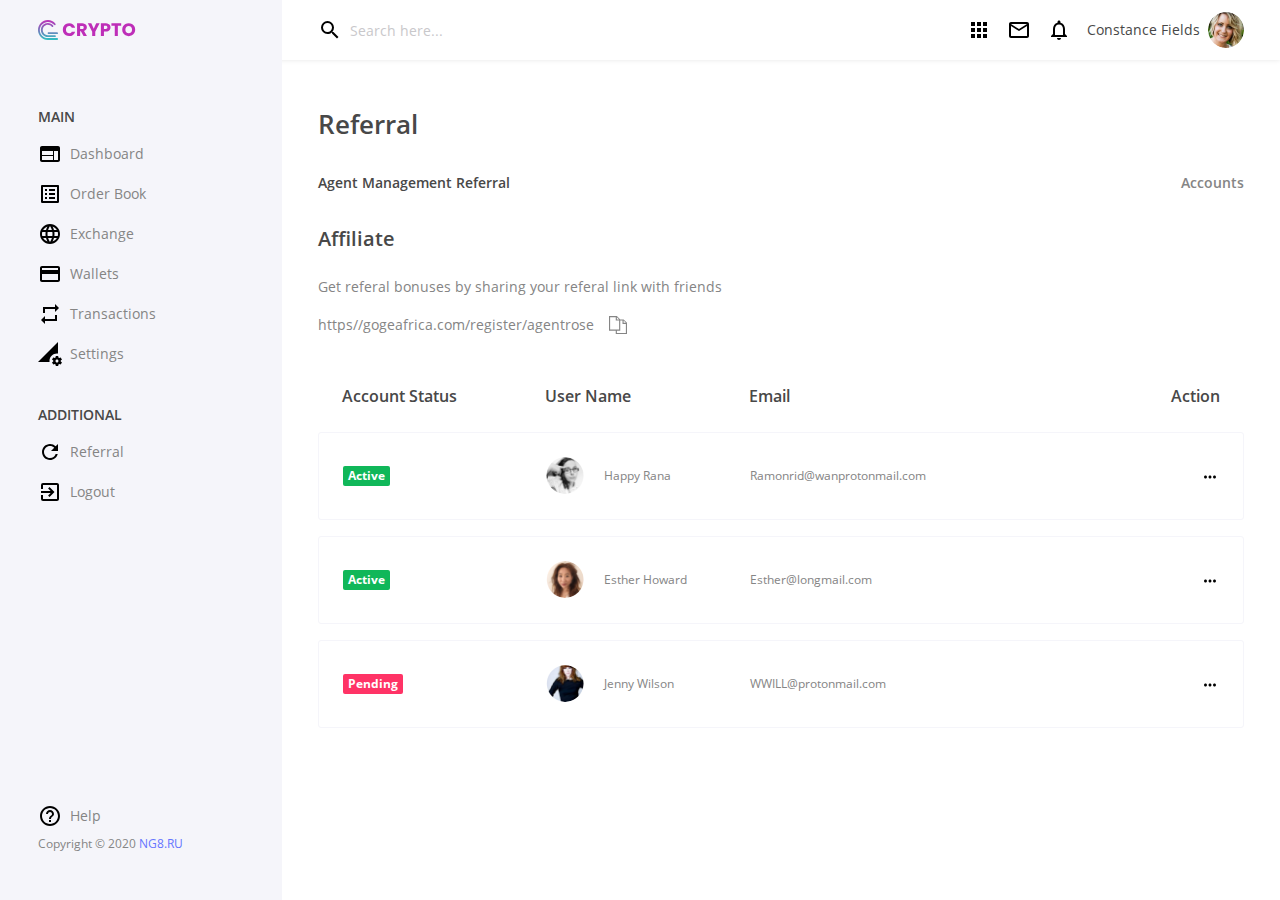
<file: referral.html>
<!DOCTYPE html>
<html lang="en">
    <head>
      <meta charset="utf-8">
      <meta http-equiv="X-UA-Compatible" content="IE=edge">
      <meta name="viewport" content="width=device-width, initial-scale=1">
      <title>Referral</title>
      <link href="css/perfect-scrollbar.css" rel="stylesheet">
      <link href="css/slick.css" rel="stylesheet">
      <link href="css/style.css" rel="stylesheet"><!--[if lt IE 9]>
      <script src="https://oss.maxcdn.com/html5shiv/3.7.3/html5shiv.min.js"></script>
      <script src="https://oss.maxcdn.com/respond/1.4.2/respond.min.js"></script><![endif]-->
    </head>
  <body>
    <div class="wrapper">
      <header class="header">
        <div class="header__left"><a class="logo" href="/"><img src="images/logo.svg" alt="Crypto" title="Crypto"></a>
              <button class="btn icon--block icon--block" type="button">
                    <svg class="icon icon--hamburger ">
                      <use xlink:href="images/icons.svg#icon--hamburger"></use>
                    </svg>
              </button>
        </div>
        <div class="header__right">
          <div class="header__serch">
                <form class="search" method="post" name="search">
                      <button class="btn icon--block icon--block" type="submit">
                            <svg class="icon icon--search ">
                              <use xlink:href="images/icons.svg#icon--search"></use>
                            </svg>
                      </button>
                      <div class="input">
                        <input type="text" name="serch" id="serch" placeholder="Search here...">
                      </div>
                </form>
          </div>
          <div class="header__action">
            <div class="header__action-btn">
                  <button class="btn icon--block icon--block" type="button">
                        <svg class="icon icon--apps ">
                          <use xlink:href="images/icons.svg#icon--apps"></use>
                        </svg>
                  </button>
                  <button class="btn icon--block icon--block" type="button">
                        <svg class="icon icon--mail ">
                          <use xlink:href="images/icons.svg#icon--mail"></use>
                        </svg>
                  </button>
                  <button class="btn icon--block icon--block" type="button">
                        <svg class="icon icon--notifications ">
                          <use xlink:href="images/icons.svg#icon--notifications"></use>
                        </svg>
                  </button>
            </div>
                <div class="header-profile">
                  <div class="header-profile__text"><a class="text" href="#" target="_blank">Constance Fields</a></div>
                      <div class="user-pik">
                        <picture><img class="user-pik__img" src="images/user-pic__img-01.png" srcset="images/user-pic__img-01@2x.png 2x" alt="Author" title="Author"></picture>
                      </div>
                </div>
          </div>
        </div>
      </header>
      <div class="body">
        <aside class="sidebar">
          <div class="sidebar__mobile"><a class="logo" href="/"><img src="images/logo.svg" alt="Crypto" title="Crypto"></a>
                <button class="btn icon--block icon--block" type="button">
                      <svg class="icon icon--close ">
                        <use xlink:href="images/icons.svg#icon--close"></use>
                      </svg>
                </button>
          </div>
          <div class="sidebar__body">
            <div class="sidebar__top">
              <div class="sidebar__item">
                    <nav class="menu">
                      <p class="menu__title h4">Main</p>
                      <ul class="menu__list">
                        <li class="menu__item"><a class="item-menu" href="#">
                                <div class="item-menu__icon">
                                      <svg class="icon icon--web ">
                                        <use xlink:href="images/icons.svg#icon--web"></use>
                                      </svg>
                                </div>
                                <p class="item-menu__text text">Dashboard</p></a>
                        </li>
                        <li class="menu__item"><a class="item-menu" href="2#">
                                <div class="item-menu__icon">
                                      <svg class="icon icon--list ">
                                        <use xlink:href="images/icons.svg#icon--list"></use>
                                      </svg>
                                </div>
                                <p class="item-menu__text text">Order Book</p></a>
                        </li>
                        <li class="menu__item"><a class="item-menu" href="2#">
                                <div class="item-menu__icon">
                                      <svg class="icon icon--planet ">
                                        <use xlink:href="images/icons.svg#icon--planet"></use>
                                      </svg>
                                </div>
                                <p class="item-menu__text text">Exchange</p></a>
                        </li>
                        <li class="menu__item"><a class="item-menu" href="#">
                                <div class="item-menu__icon">
                                      <svg class="icon icon--card ">
                                        <use xlink:href="images/icons.svg#icon--card"></use>
                                      </svg>
                                </div>
                                <p class="item-menu__text text">Wallets</p></a>
                        </li>
                        <li class="menu__item"><a class="item-menu" href="#">
                                <div class="item-menu__icon">
                                      <svg class="icon icon--repeat ">
                                        <use xlink:href="images/icons.svg#icon--repeat"></use>
                                      </svg>
                                </div>
                                <p class="item-menu__text text">Transactions</p></a>
                        </li>
                        <li class="menu__item"><a class="item-menu" href="#">
                                <div class="item-menu__icon">
                                      <svg class="icon icon--settings ">
                                        <use xlink:href="images/icons.svg#icon--settings"></use>
                                      </svg>
                                </div>
                                <p class="item-menu__text text">Settings</p></a>
                        </li>
                      </ul>
                    </nav>
              </div>
              <div class="sidebar__item">
                    <nav class="menu">
                      <p class="menu__title h4">Additional</p>
                      <ul class="menu__list">
                        <li class="menu__item"><a class="item-menu" href="#">
                                <div class="item-menu__icon">
                                      <svg class="icon icon--refresh ">
                                        <use xlink:href="images/icons.svg#icon--refresh"></use>
                                      </svg>
                                </div>
                                <p class="item-menu__text text">Referral</p></a>
                        </li>
                        <li class="menu__item"><a class="item-menu" href="2#">
                                <div class="item-menu__icon">
                                      <svg class="icon icon--exit ">
                                        <use xlink:href="images/icons.svg#icon--exit"></use>
                                      </svg>
                                </div>
                                <p class="item-menu__text text">Logout</p></a>
                        </li>
                      </ul>
                    </nav>
              </div>
            </div>
            <div class="sidebar__bottom"><a class="item-menu item-menu--pd " href="#">
                    <div class="item-menu__icon">
                          <svg class="icon icon--help ">
                            <use xlink:href="images/icons.svg#icon--help"></use>
                          </svg>
                    </div>
                    <p class="item-menu__text text">Help</p></a>
              <p class="text text--sm">Copyright © 2020 <a class="link" href="#" target="_blank">NG8.RU</a></p>
            </div>
          </div>
        </aside>
        <main class="main">
          <div class="referral">
            <div class="container container-fluid">
              <div class="row main__item">
                <div class="col-12">
                  <h1 class="h1">Referral</h1>
                </div>
              </div>
              <div class="row justify-content-between main__item">
                <div class="col-12 col-md-auto">
                  <p class="text text--semibold text--black referral--mb-mob-viol">Agent Management Referral</p>
                </div>
                <div class="col-12 col-md-auto">
                  <p class="text text--semibold">Accounts</p>
                </div>
              </div>
              <div class="row main__item">
                <div class="col-12">
                  <h2 class="h2 referral--green">Affiliate</h2>
                  <p class="text referral--blue">Get referal bonuses by sharing your referal link with friends</p>
                  <div class="referral__donload referral--blue"><a class="text link link--gray" href="#" target="_blank">https//gogeafrica.com/register/agentrose</a>
                        <button class="btn icon--block icon--block-darkgray icon--block icon--block-darkgray" type="button">
                              <svg class="icon icon--copy icon--18">
                                <use xlink:href="images/icons.svg#icon--copy"></use>
                              </svg>
                        </button>
                  </div>
                </div>
              </div>
              <div class="row">
                <div class="col-12">
                  <div class="referral__head-list">
                    <h3 class="h3 referral__head-item">Account Status</h3>
                    <div class="referral__head-item">
                      <h3 class="h3">User Name</h3>
                      <h3 class="h3">Email</h3>
                    </div>
                    <h3 class="h3 referral__head-item">Action</h3>
                  </div>
                  <ul class="referral__list">
                    <li class="referral__item">
                          <div class="referral-item">
                            <div class="referral__status">
                                  <p class="badge text text--sm text--bold badge--green">Active</p>
                            </div>
                            <div class="referral__user">
                              <div class="referral__user-pik">
                                    <div class="user-pik user-pic--big">
                                      <picture><img class="user-pik__img" src="images/referral__img-01.png" srcset="images/referral__img-01@2x.png 2x" alt="Happy Rana" title="Happy Rana"></picture>
                                    </div>
                              </div>
                              <div class="referral__user-info">
                                <p class="referral__name text text--sm">Happy Rana</p><a class="referral__email text text--sm link link--gray" href="mailto:email">Ramonrid@wanprotonmail.com</a>
                              </div>
                            </div>
                            <div class="referral__btn">
                                  <button class="btn icon--block icon--block-gray icon--block icon--block-gray" type="button">
                                        <svg class="icon icon--more icon--18">
                                          <use xlink:href="images/icons.svg#icon--more"></use>
                                        </svg>
                                  </button>
                            </div>
                          </div>
                    </li>
                    <li class="referral__item">
                          <div class="referral-item">
                            <div class="referral__status">
                                  <p class="badge text text--sm text--bold badge--green">Active</p>
                            </div>
                            <div class="referral__user">
                              <div class="referral__user-pik">
                                    <div class="user-pik user-pic--big">
                                      <picture><img class="user-pik__img" src="images/referral__img-02.png" srcset="images/referral__img-02@2x.png 2x" alt="Esther Howard" title="Esther Howard"></picture>
                                    </div>
                              </div>
                              <div class="referral__user-info">
                                <p class="referral__name text text--sm">Esther Howard</p><a class="referral__email text text--sm link link--gray" href="mailto:email">Esther@longmail.com</a>
                              </div>
                            </div>
                            <div class="referral__btn">
                                  <button class="btn icon--block icon--block-gray icon--block icon--block-gray" type="button">
                                        <svg class="icon icon--more icon--18">
                                          <use xlink:href="images/icons.svg#icon--more"></use>
                                        </svg>
                                  </button>
                            </div>
                          </div>
                    </li>
                    <li class="referral__item">
                          <div class="referral-item">
                            <div class="referral__status">
                                  <p class="badge text text--sm text--bold">Pending</p>
                            </div>
                            <div class="referral__user">
                              <div class="referral__user-pik">
                                    <div class="user-pik user-pic--big">
                                      <picture><img class="user-pik__img" src="images/referral__img-03.png" srcset="images/referral__img-03@2x.png 2x" alt="Jenny Wilson" title="Jenny Wilson"></picture>
                                    </div>
                              </div>
                              <div class="referral__user-info">
                                <p class="referral__name text text--sm">Jenny Wilson</p><a class="referral__email text text--sm link link--gray" href="mailto:email">WWILL@protonmail.com</a>
                              </div>
                            </div>
                            <div class="referral__btn">
                                  <button class="btn icon--block icon--block-gray icon--block icon--block-gray" type="button">
                                        <svg class="icon icon--more icon--18">
                                          <use xlink:href="images/icons.svg#icon--more"></use>
                                        </svg>
                                  </button>
                            </div>
                          </div>
                    </li>
                  </ul>
                </div>
              </div>
            </div>
          </div>
        </main>
      </div>
      <div class="overlay"></div>
    </div>
    <script src="js/jquery-3.4.1.min.js"></script>
    <script src="js/slick.min.js"></script>
    <script src="js/svg4everybody.min.js"></script>
    <script src="js/perfect-scrollbar.min.js"></script>
    <script src="js/jquery.tabslet.min.js"></script>
    <script>$(document).ready(function () {	svg4everybody({});});</script>
    <script src="js/script.js"></script>
  </body>
</html>
</file>
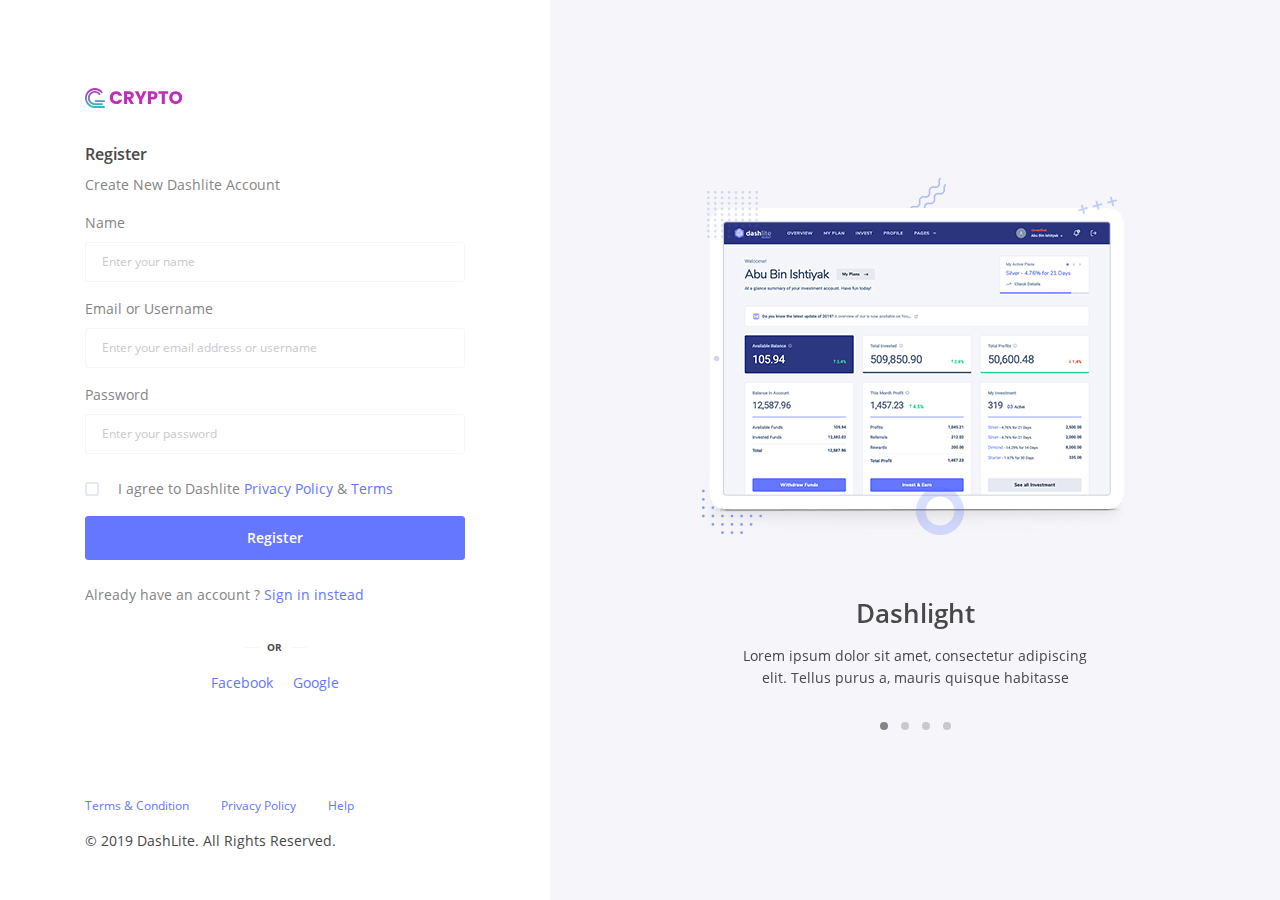
<file: register.html>
<!DOCTYPE html>
<html lang="en">
    <head>
      <meta charset="utf-8">
      <meta http-equiv="X-UA-Compatible" content="IE=edge">
      <meta name="viewport" content="width=device-width, initial-scale=1">
      <title>Register</title>
      <link href="css/perfect-scrollbar.css" rel="stylesheet">
      <link href="css/slick.css" rel="stylesheet">
      <link href="css/style.css" rel="stylesheet"><!--[if lt IE 9]>
      <script src="https://oss.maxcdn.com/html5shiv/3.7.3/html5shiv.min.js"></script>
      <script src="https://oss.maxcdn.com/respond/1.4.2/respond.min.js"></script><![endif]-->
    </head>
  <body>
    <div class="wrapper">
      <div class="registr-entry">
        <div class="registr-entry__row">
          <div class="registr-entry__left">
            <div class="registr-entry__body">
              <div class="registr-entry__top">
                <div class="registr-entry__content"><a class="logo" href="/"><img src="images/logo.svg" alt="Crypto" title="Crypto"></a>
                  <div class="registr-entry__form">
                    <div class="form form--registr">
                      <form class="form__form" action="#" method="post">
                        <div class="form__item">
                          <h3 class="h3">Register</h3>
                          <p class="text">Create New Dashlite Account</p>
                        </div>
                        <div class="form__item">
                              <div class="input input--border">
                                <label for="login">Name</label>
                                <input type="text" name="login" id="login" placeholder="Enter your name">
                              </div>
                        </div>
                        <div class="form__item">
                              <div class="input input--border">
                                <label for="name_email">Email or Username</label>
                                <input type="text" name="name_email" id="name_email" placeholder="Enter your email address or username">
                              </div>
                        </div>
                        <div class="form__item-big">
                              <div class="input input--border">
                                <label for="password_1">Password</label>
                                <input type="password" name="password_1" id="password_1" placeholder="Enter your password">
                              </div>
                        </div>
                        <div class="form__item form__checkbox">
                              <div class="checkbox">
                                <label for="accept">
                                  <input type="checkbox" name="accept" id="accept"><span></span><span></span>
                                </label>
                              </div>
                          <p class="text">I agree to Dashlite <a class="link" href="#" target="_blank">Privacy Policy</a> & <a class="link" href="#" target="_blank">Terms</a></p>
                        </div>
                        <div class="form__item-big">
                              <button class="btn btn--block btn--block" type="submit"><span class="btn__text">Register</span>
                              </button>
                        </div>
                      </form>
                    </div>
                  </div>
                  <p class="text registr-entry__mb-yellow">Already have an account ? <a class="link" href="#" target="_blank">Sign in instead</a></p>
                  <div class="registr-entry__social"><span class="registr-entry__or text text--esm text--bold">OR</span>
                    <p class="text"><a class="link registr-entry__fb" href="#">Facebook</a><a class="link" href="#">Google</a></p>
                  </div>
                </div>
              </div>
              <div class="registr-entry__bottom">
                <div class="registr-entry__links"><a class="text text--sm link" href="#">Terms & Condition</a><a class="text text--sm link" href="#">Privacy Policy</a><a class="text text--sm link" href="#">Help</a></div>
                <p class="text text--black">© 2019 DashLite. All Rights Reserved.</p>
              </div>
            </div>
          </div>
          <div class="registr-entry__right">
            <div class="registr-entry__slider">
              <div class="slider slider--registr">
                <div class="slider__item">
                  <div class="slider__body">
                    <div class="slider__img"><img src="images/slider__img-01.png" alt="Dasboard"></div>
                    <h1 class="slider__title h1">Dashlight</h1>
                    <p class="slider__text text text--black">Lorem ipsum dolor sit amet, consectetur adipiscing elit. Tellus purus a, mauris quisque habitasse</p>
                  </div>
                </div>
                <div class="slider__item">
                  <div class="slider__body">
                    <div class="slider__img"><img src="images/slider__img-01.png" alt="Dasboard"></div>
                    <h1 class="slider__title h1">Dashlight</h1>
                    <p class="slider__text text text--black">Lorem ipsum dolor sit amet, consectetur adipiscing elit. Tellus purus a, mauris quisque habitasse</p>
                  </div>
                </div>
                <div class="slider__item">
                  <div class="slider__body">
                    <div class="slider__img"><img src="images/slider__img-01.png" alt="Dasboard"></div>
                    <h1 class="slider__title h1">Dashlight</h1>
                    <p class="slider__text text text--black">Lorem ipsum dolor sit amet, consectetur adipiscing elit. Tellus purus a, mauris quisque habitasse</p>
                  </div>
                </div>
                <div class="slider__item">
                  <div class="slider__body">
                    <div class="slider__img"><img src="images/slider__img-01.png" alt="Dasboard"></div>
                    <h1 class="slider__title h1">Dashlight</h1>
                    <p class="slider__text text text--black">Lorem ipsum dolor sit amet, consectetur adipiscing elit. Tellus purus a, mauris quisque habitasse			</p>
                  </div>
                </div>
              </div>
            </div>
          </div>
        </div>
      </div>
    </div>
    <script src="js/jquery-3.4.1.min.js"></script>
    <script src="js/slick.min.js"></script>
    <script src="js/svg4everybody.min.js"></script>
    <script src="js/perfect-scrollbar.min.js"></script>
    <script src="js/jquery.tabslet.min.js"></script>
    <script>$(document).ready(function () {	svg4everybody({});});</script>
    <script src="js/script.js"></script>
  </body>
</html>
</file>
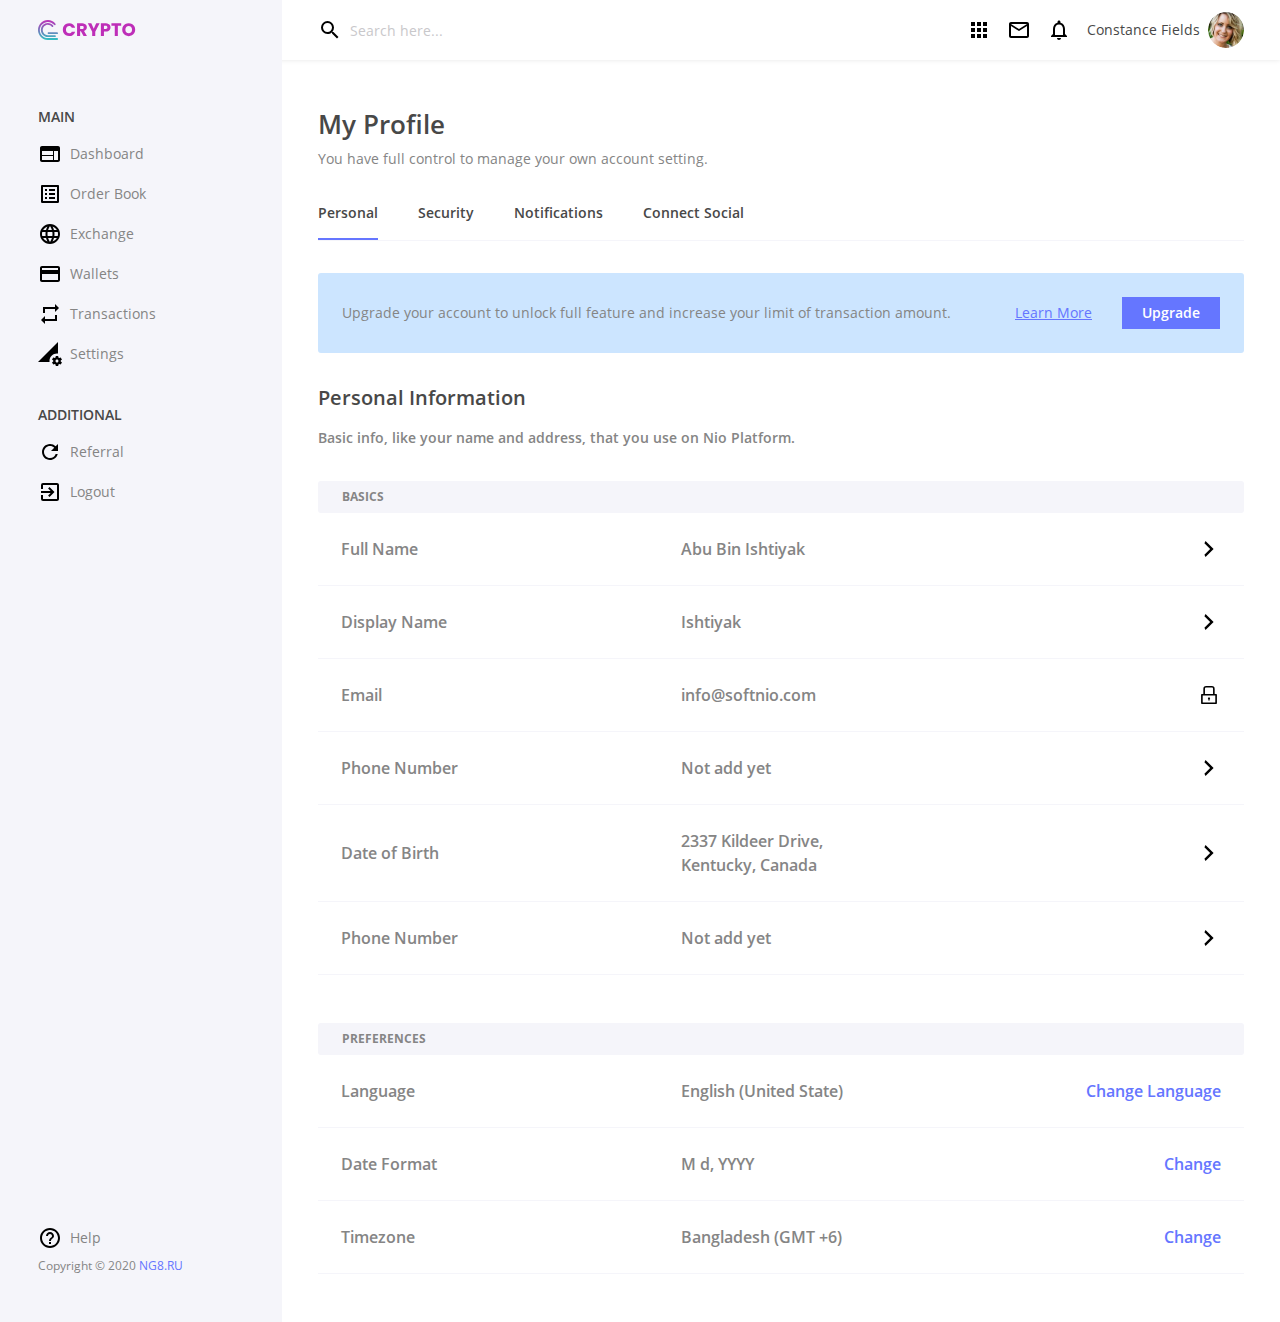
<file: settings.html>
<!DOCTYPE html>
<html lang="en">
    <head>
      <meta charset="utf-8">
      <meta http-equiv="X-UA-Compatible" content="IE=edge">
      <meta name="viewport" content="width=device-width, initial-scale=1">
      <title>Settings</title>
      <link href="css/perfect-scrollbar.css" rel="stylesheet">
      <link href="css/slick.css" rel="stylesheet">
      <link href="css/style.css" rel="stylesheet"><!--[if lt IE 9]>
      <script src="https://oss.maxcdn.com/html5shiv/3.7.3/html5shiv.min.js"></script>
      <script src="https://oss.maxcdn.com/respond/1.4.2/respond.min.js"></script><![endif]-->
    </head>
  <body>
    <div class="wrapper">
      <header class="header">
        <div class="header__left"><a class="logo" href="/"><img src="images/logo.svg" alt="Crypto" title="Crypto"></a>
              <button class="btn icon--block icon--block" type="button">
                    <svg class="icon icon--hamburger ">
                      <use xlink:href="images/icons.svg#icon--hamburger"></use>
                    </svg>
              </button>
        </div>
        <div class="header__right">
          <div class="header__serch">
                <form class="search" method="post" name="search">
                      <button class="btn icon--block icon--block" type="submit">
                            <svg class="icon icon--search ">
                              <use xlink:href="images/icons.svg#icon--search"></use>
                            </svg>
                      </button>
                      <div class="input">
                        <input type="text" name="serch" id="serch" placeholder="Search here...">
                      </div>
                </form>
          </div>
          <div class="header__action">
            <div class="header__action-btn">
                  <button class="btn icon--block icon--block" type="button">
                        <svg class="icon icon--apps ">
                          <use xlink:href="images/icons.svg#icon--apps"></use>
                        </svg>
                  </button>
                  <button class="btn icon--block icon--block" type="button">
                        <svg class="icon icon--mail ">
                          <use xlink:href="images/icons.svg#icon--mail"></use>
                        </svg>
                  </button>
                  <button class="btn icon--block icon--block" type="button">
                        <svg class="icon icon--notifications ">
                          <use xlink:href="images/icons.svg#icon--notifications"></use>
                        </svg>
                  </button>
            </div>
                <div class="header-profile">
                  <div class="header-profile__text"><a class="text" href="#" target="_blank">Constance Fields</a></div>
                      <div class="user-pik">
                        <picture><img class="user-pik__img" src="images/user-pic__img-01.png" srcset="images/user-pic__img-01@2x.png 2x" alt="Author" title="Author"></picture>
                      </div>
                </div>
          </div>
        </div>
      </header>
      <div class="body">
        <aside class="sidebar">
          <div class="sidebar__mobile"><a class="logo" href="/"><img src="images/logo.svg" alt="Crypto" title="Crypto"></a>
                <button class="btn icon--block icon--block" type="button">
                      <svg class="icon icon--close ">
                        <use xlink:href="images/icons.svg#icon--close"></use>
                      </svg>
                </button>
          </div>
          <div class="sidebar__body">
            <div class="sidebar__top">
              <div class="sidebar__item">
                    <nav class="menu">
                      <p class="menu__title h4">Main</p>
                      <ul class="menu__list">
                        <li class="menu__item"><a class="item-menu" href="#">
                                <div class="item-menu__icon">
                                      <svg class="icon icon--web ">
                                        <use xlink:href="images/icons.svg#icon--web"></use>
                                      </svg>
                                </div>
                                <p class="item-menu__text text">Dashboard</p></a>
                        </li>
                        <li class="menu__item"><a class="item-menu" href="2#">
                                <div class="item-menu__icon">
                                      <svg class="icon icon--list ">
                                        <use xlink:href="images/icons.svg#icon--list"></use>
                                      </svg>
                                </div>
                                <p class="item-menu__text text">Order Book</p></a>
                        </li>
                        <li class="menu__item"><a class="item-menu" href="2#">
                                <div class="item-menu__icon">
                                      <svg class="icon icon--planet ">
                                        <use xlink:href="images/icons.svg#icon--planet"></use>
                                      </svg>
                                </div>
                                <p class="item-menu__text text">Exchange</p></a>
                        </li>
                        <li class="menu__item"><a class="item-menu" href="#">
                                <div class="item-menu__icon">
                                      <svg class="icon icon--card ">
                                        <use xlink:href="images/icons.svg#icon--card"></use>
                                      </svg>
                                </div>
                                <p class="item-menu__text text">Wallets</p></a>
                        </li>
                        <li class="menu__item"><a class="item-menu" href="#">
                                <div class="item-menu__icon">
                                      <svg class="icon icon--repeat ">
                                        <use xlink:href="images/icons.svg#icon--repeat"></use>
                                      </svg>
                                </div>
                                <p class="item-menu__text text">Transactions</p></a>
                        </li>
                        <li class="menu__item"><a class="item-menu" href="#">
                                <div class="item-menu__icon">
                                      <svg class="icon icon--settings ">
                                        <use xlink:href="images/icons.svg#icon--settings"></use>
                                      </svg>
                                </div>
                                <p class="item-menu__text text">Settings</p></a>
                        </li>
                      </ul>
                    </nav>
              </div>
              <div class="sidebar__item">
                    <nav class="menu">
                      <p class="menu__title h4">Additional</p>
                      <ul class="menu__list">
                        <li class="menu__item"><a class="item-menu" href="#">
                                <div class="item-menu__icon">
                                      <svg class="icon icon--refresh ">
                                        <use xlink:href="images/icons.svg#icon--refresh"></use>
                                      </svg>
                                </div>
                                <p class="item-menu__text text">Referral</p></a>
                        </li>
                        <li class="menu__item"><a class="item-menu" href="2#">
                                <div class="item-menu__icon">
                                      <svg class="icon icon--exit ">
                                        <use xlink:href="images/icons.svg#icon--exit"></use>
                                      </svg>
                                </div>
                                <p class="item-menu__text text">Logout</p></a>
                        </li>
                      </ul>
                    </nav>
              </div>
            </div>
            <div class="sidebar__bottom"><a class="item-menu item-menu--pd " href="#">
                    <div class="item-menu__icon">
                          <svg class="icon icon--help ">
                            <use xlink:href="images/icons.svg#icon--help"></use>
                          </svg>
                    </div>
                    <p class="item-menu__text text">Help</p></a>
              <p class="text text--sm">Copyright © 2020 <a class="link" href="#" target="_blank">NG8.RU</a></p>
            </div>
          </div>
        </aside>
        <main class="main">
          <div class="settings">
            <div class="row main__item">
              <div class="col-12">
                <h1 class="h1 settings__mrb-violet">My Profile</h1>
                <p class="text">You have full control to manage your own account setting.</p>
              </div>
            </div>
            <div class="row">
              <div class="col-12">
                <div class="settings__tabs">
                      <ul class="tabs tabs--setting main__item">
                        <li class="tabs__item"><a class="tabs__link text text--semibold text--black" href="#tab-1">Personal</a></li>
                        <li class="tabs__item"><a class="tabs__link text text--semibold text--black" href="#tab-2">Security</a></li>
                        <li class="tabs__item"><a class="tabs__link text text--semibold text--black" href="#tab-3">Notifications</a></li>
                        <li class="tabs__item"><a class="tabs__link text text--semibold text--black" href="#tab-4">Connect Social</a></li>
                      </ul>
                  <div class="settings__tab" id="tab-1">
                    <div class="settings__upgrade main__item">
                      <p class="settings__upgrade__text text">Upgrade your account to unlock full feature and increase your limit of transaction amount.</p>
                      <div class="settings__upgrade-action"><a class="settings__upgrade-link link link--textdecor" href="#">Learn More</a>
                            <button class="btn" type="button"><span class="btn__text">Upgrade</span>
                            </button>
                      </div>
                    </div>
                    <h2 class="h2 settings__mrb-blue">Personal Information</h2>
                    <p class="text text--semibold main__item">Basic info, like your name and address, that you use on Nio Platform.</p>
                    <div class="settings__title">
                      <p class="text text--sm text--bold text--uper">BASICS</p>
                    </div>
                    <ul class="settings__list"> 
                      <li class="settings__item">
                            <div class="setting-item">
                              <div class="setting-item__left"><span class="setting-item__title h3 h3--gray">Full Name</span><span class="setting-item__info h3 h3--gray">Abu Bin Ishtiyak</span></div>
                              <div class="setting-item__right">
                                    <button class="btn icon--block icon--block-gray icon--block icon--block-gray" type="button">
                                          <svg class="icon icon--arrow-right ">
                                            <use xlink:href="images/icons.svg#icon--arrow-right"></use>
                                          </svg>
                                    </button>
                              </div>
                            </div>
                      </li>
                      <li class="settings__item">
                            <div class="setting-item">
                              <div class="setting-item__left"><span class="setting-item__title h3 h3--gray">Display Name</span><span class="setting-item__info h3 h3--gray">Ishtiyak</span></div>
                              <div class="setting-item__right">
                                    <button class="btn icon--block icon--block-gray icon--block icon--block-gray" type="button">
                                          <svg class="icon icon--arrow-right ">
                                            <use xlink:href="images/icons.svg#icon--arrow-right"></use>
                                          </svg>
                                    </button>
                              </div>
                            </div>
                      </li>
                      <li class="settings__item">
                            <div class="setting-item">
                              <div class="setting-item__left"><span class="setting-item__title h3 h3--gray">Email</span><span class="setting-item__info h3 h3--gray">info@softnio.com</span></div>
                              <div class="setting-item__right">
                                    <button class="btn icon--block icon--block-gray icon--block icon--block-gray" type="button">
                                          <svg class="icon icon--lock ">
                                            <use xlink:href="images/icons.svg#icon--lock"></use>
                                          </svg>
                                    </button>
                              </div>
                            </div>
                      </li>
                      <li class="settings__item">
                            <div class="setting-item">
                              <div class="setting-item__left"><span class="setting-item__title h3 h3--gray">Phone Number</span><span class="setting-item__info h3 h3--gray">Not add yet</span></div>
                              <div class="setting-item__right">
                                    <button class="btn icon--block icon--block-gray icon--block icon--block-gray" type="button">
                                          <svg class="icon icon--arrow-right ">
                                            <use xlink:href="images/icons.svg#icon--arrow-right"></use>
                                          </svg>
                                    </button>
                              </div>
                            </div>
                      </li>
                      <li class="settings__item">
                            <div class="setting-item">
                              <div class="setting-item__left"><span class="setting-item__title h3 h3--gray">Date of Birth</span><span class="setting-item__info h3 h3--gray">2337 Kildeer Drive, Kentucky, Canada</span></div>
                              <div class="setting-item__right">
                                    <button class="btn icon--block icon--block-gray icon--block icon--block-gray" type="button">
                                          <svg class="icon icon--arrow-right ">
                                            <use xlink:href="images/icons.svg#icon--arrow-right"></use>
                                          </svg>
                                    </button>
                              </div>
                            </div>
                      </li>
                      <li class="settings__item">
                            <div class="setting-item">
                              <div class="setting-item__left"><span class="setting-item__title h3 h3--gray">Phone Number</span><span class="setting-item__info h3 h3--gray">Not add yet</span></div>
                              <div class="setting-item__right">
                                    <button class="btn icon--block icon--block-gray icon--block icon--block-gray" type="button">
                                          <svg class="icon icon--arrow-right ">
                                            <use xlink:href="images/icons.svg#icon--arrow-right"></use>
                                          </svg>
                                    </button>
                              </div>
                            </div>
                      </li>
                    </ul>
                    <div class="settings__title">
                      <p class="text text--sm text--bold text--uper">PREFERENCES</p>
                    </div>
                    <ul class="settings__list"> 
                      <li class="settings__item">
                            <div class="setting-item setting-item--link">
                              <div class="setting-item__left"><span class="setting-item__title h3 h3--gray">Language</span><span class="setting-item__info h3 h3--gray">English (United State)</span></div>
                              <div class="setting-item__right"><a class="setting-item__link link h3" href="#">Change Language</a>
                              </div>
                            </div>
                      </li>
                      <li class="settings__item">
                            <div class="setting-item setting-item--link">
                              <div class="setting-item__left"><span class="setting-item__title h3 h3--gray">Date Format</span><span class="setting-item__info h3 h3--gray">M d, YYYY</span></div>
                              <div class="setting-item__right"><a class="setting-item__link link h3" href="#">Change</a>
                              </div>
                            </div>
                      </li>
                      <li class="settings__item">
                            <div class="setting-item setting-item--link">
                              <div class="setting-item__left"><span class="setting-item__title h3 h3--gray">Timezone</span><span class="setting-item__info h3 h3--gray">Bangladesh (GMT +6)</span></div>
                              <div class="setting-item__right"><a class="setting-item__link link h3" href="#">Change</a>
                              </div>
                            </div>
                      </li>
                    </ul>
                  </div>
                  <div class="settings__tab" id="tab-2">2</div>
                  <div class="settings__tab" id="tab-3">3</div>
                  <div class="settings__tab" id="tab-4">4</div>
                </div>
              </div>
            </div>
          </div>
        </main>
      </div>
      <div class="overlay"></div>
    </div>
    <script src="js/jquery-3.4.1.min.js"></script>
    <script src="js/slick.min.js"></script>
    <script src="js/svg4everybody.min.js"></script>
    <script src="js/perfect-scrollbar.min.js"></script>
    <script src="js/jquery.tabslet.min.js"></script>
    <script>$(document).ready(function () {	svg4everybody({});});</script>
    <script src="js/script.js"></script>
  </body>
</html>
</file>
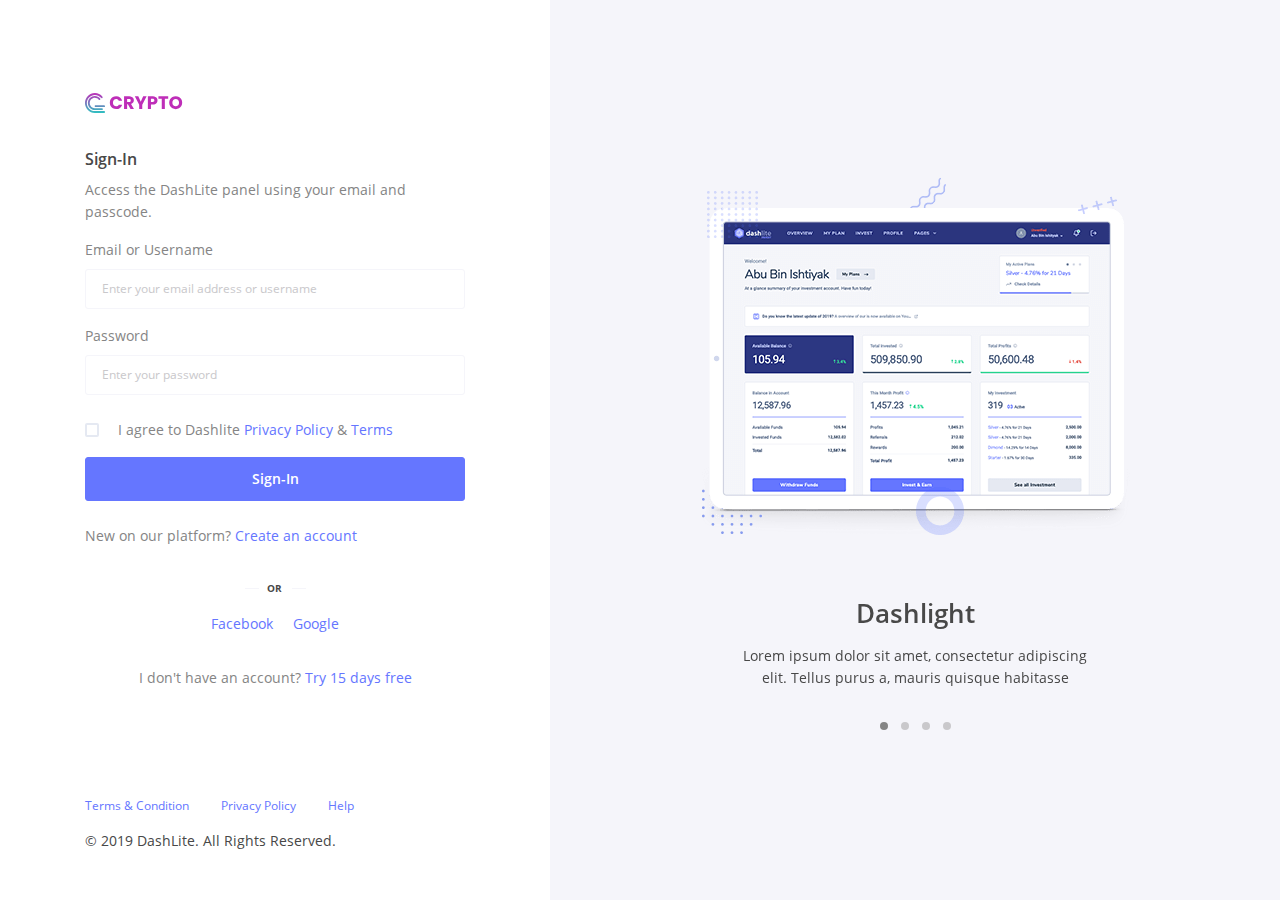
<file: sign-in.html>
<!DOCTYPE html>
<html lang="en">
    <head>
      <meta charset="utf-8">
      <meta http-equiv="X-UA-Compatible" content="IE=edge">
      <meta name="viewport" content="width=device-width, initial-scale=1">
      <title>Sign-in</title>
      <link href="css/perfect-scrollbar.css" rel="stylesheet">
      <link href="css/slick.css" rel="stylesheet">
      <link href="css/style.css" rel="stylesheet"><!--[if lt IE 9]>
      <script src="https://oss.maxcdn.com/html5shiv/3.7.3/html5shiv.min.js"></script>
      <script src="https://oss.maxcdn.com/respond/1.4.2/respond.min.js"></script><![endif]-->
    </head>
  <body>
    <div class="wrapper">
      <div class="registr-entry registr-entry--sigin">
        <div class="registr-entry__row">
          <div class="registr-entry__left">
            <div class="registr-entry__body">
              <div class="registr-entry__top">
                <div class="registr-entry__content"><a class="logo" href="/"><img src="images/logo.svg" alt="Crypto" title="Crypto"></a>
                  <div class="registr-entry__form">
                    <div class="form form--sigin">
                      <form class="form__form" action="#" method="post">
                        <div class="form__item">
                          <h3 class="h3">Sign-In</h3>
                          <p class="text">Access the DashLite panel using your email and passcode.</p>
                        </div>
                        <div class="form__item">
                              <div class="input input--border">
                                <label for="name_email_2">Email or Username</label>
                                <input type="text" name="name_email_2" id="name_email_2" placeholder="Enter your email address or username">
                              </div>
                        </div>
                        <div class="form__item-big">
                              <div class="input input--border">
                                <label for="password_2">Password</label>
                                <input type="password" name="password_2" id="password_2" placeholder="Enter your password">
                              </div>
                        </div>
                        <div class="form__item form__checkbox">
                              <div class="checkbox">
                                <label for="accept">
                                  <input type="checkbox" name="accept" id="accept"><span></span><span></span>
                                </label>
                              </div>
                          <p class="text">I agree to Dashlite <a class="link" href="#" target="_blank">Privacy Policy</a> & <a class="link" href="#" target="_blank">Terms</a></p>
                        </div>
                        <div class="form__item-big">
                              <button class="btn btn--block btn--block" type="submit"><span class="btn__text">Sign-In</span>
                              </button>
                        </div>
                      </form>
                    </div>
                  </div>
                  <p class="text registr-entry__mb-yellow">New on our platform? <a class="link" href="#" target="_blank">Create an account</a></p>
                  <div class="registr-entry__social"><span class="registr-entry__or text text--esm text--bold">OR</span>
                    <p class="text registr-entry__mb-yellow"><a class="link registr-entry__fb" href="#">Facebook</a><a class="link" href="#">Google</a></p>
                    <p class="text">I don't have an account? <a class="link" href="#" target="_blank">Try 15 days free</a></p>
                  </div>
                </div>
              </div>
              <div class="registr-entry__bottom">
                <div class="registr-entry__links"><a class="text text--sm link" href="#">Terms & Condition</a><a class="text text--sm link" href="#">Privacy Policy</a><a class="text text--sm link" href="#">Help</a></div>
                <p class="text text--black">© 2019 DashLite. All Rights Reserved.</p>
              </div>
            </div>
          </div>
          <div class="registr-entry__right">
            <div class="registr-entry__slider">
              <div class="slider slider--registr">
                <div class="slider__item">
                  <div class="slider__body">
                    <div class="slider__img"><img src="images/slider__img-01.png" alt="Dasboard"></div>
                    <h1 class="slider__title h1">Dashlight</h1>
                    <p class="slider__text text text--black">Lorem ipsum dolor sit amet, consectetur adipiscing elit. Tellus purus a, mauris quisque habitasse</p>
                  </div>
                </div>
                <div class="slider__item">
                  <div class="slider__body">
                    <div class="slider__img"><img src="images/slider__img-01.png" alt="Dasboard"></div>
                    <h1 class="slider__title h1">Dashlight</h1>
                    <p class="slider__text text text--black">Lorem ipsum dolor sit amet, consectetur adipiscing elit. Tellus purus a, mauris quisque habitasse</p>
                  </div>
                </div>
                <div class="slider__item">
                  <div class="slider__body">
                    <div class="slider__img"><img src="images/slider__img-01.png" alt="Dasboard"></div>
                    <h1 class="slider__title h1">Dashlight</h1>
                    <p class="slider__text text text--black">Lorem ipsum dolor sit amet, consectetur adipiscing elit. Tellus purus a, mauris quisque habitasse</p>
                  </div>
                </div>
                <div class="slider__item">
                  <div class="slider__body">
                    <div class="slider__img"><img src="images/slider__img-01.png" alt="Dasboard"></div>
                    <h1 class="slider__title h1">Dashlight</h1>
                    <p class="slider__text text text--black">Lorem ipsum dolor sit amet, consectetur adipiscing elit. Tellus purus a, mauris quisque habitasse			</p>
                  </div>
                </div>
              </div>
            </div>
          </div>
        </div>
      </div>
    </div>
    <script src="js/jquery-3.4.1.min.js"></script>
    <script src="js/slick.min.js"></script>
    <script src="js/svg4everybody.min.js"></script>
    <script src="js/perfect-scrollbar.min.js"></script>
    <script src="js/jquery.tabslet.min.js"></script>
    <script>$(document).ready(function () {	svg4everybody({});});</script>
    <script src="js/script.js"></script>
  </body>
</html>
</file>
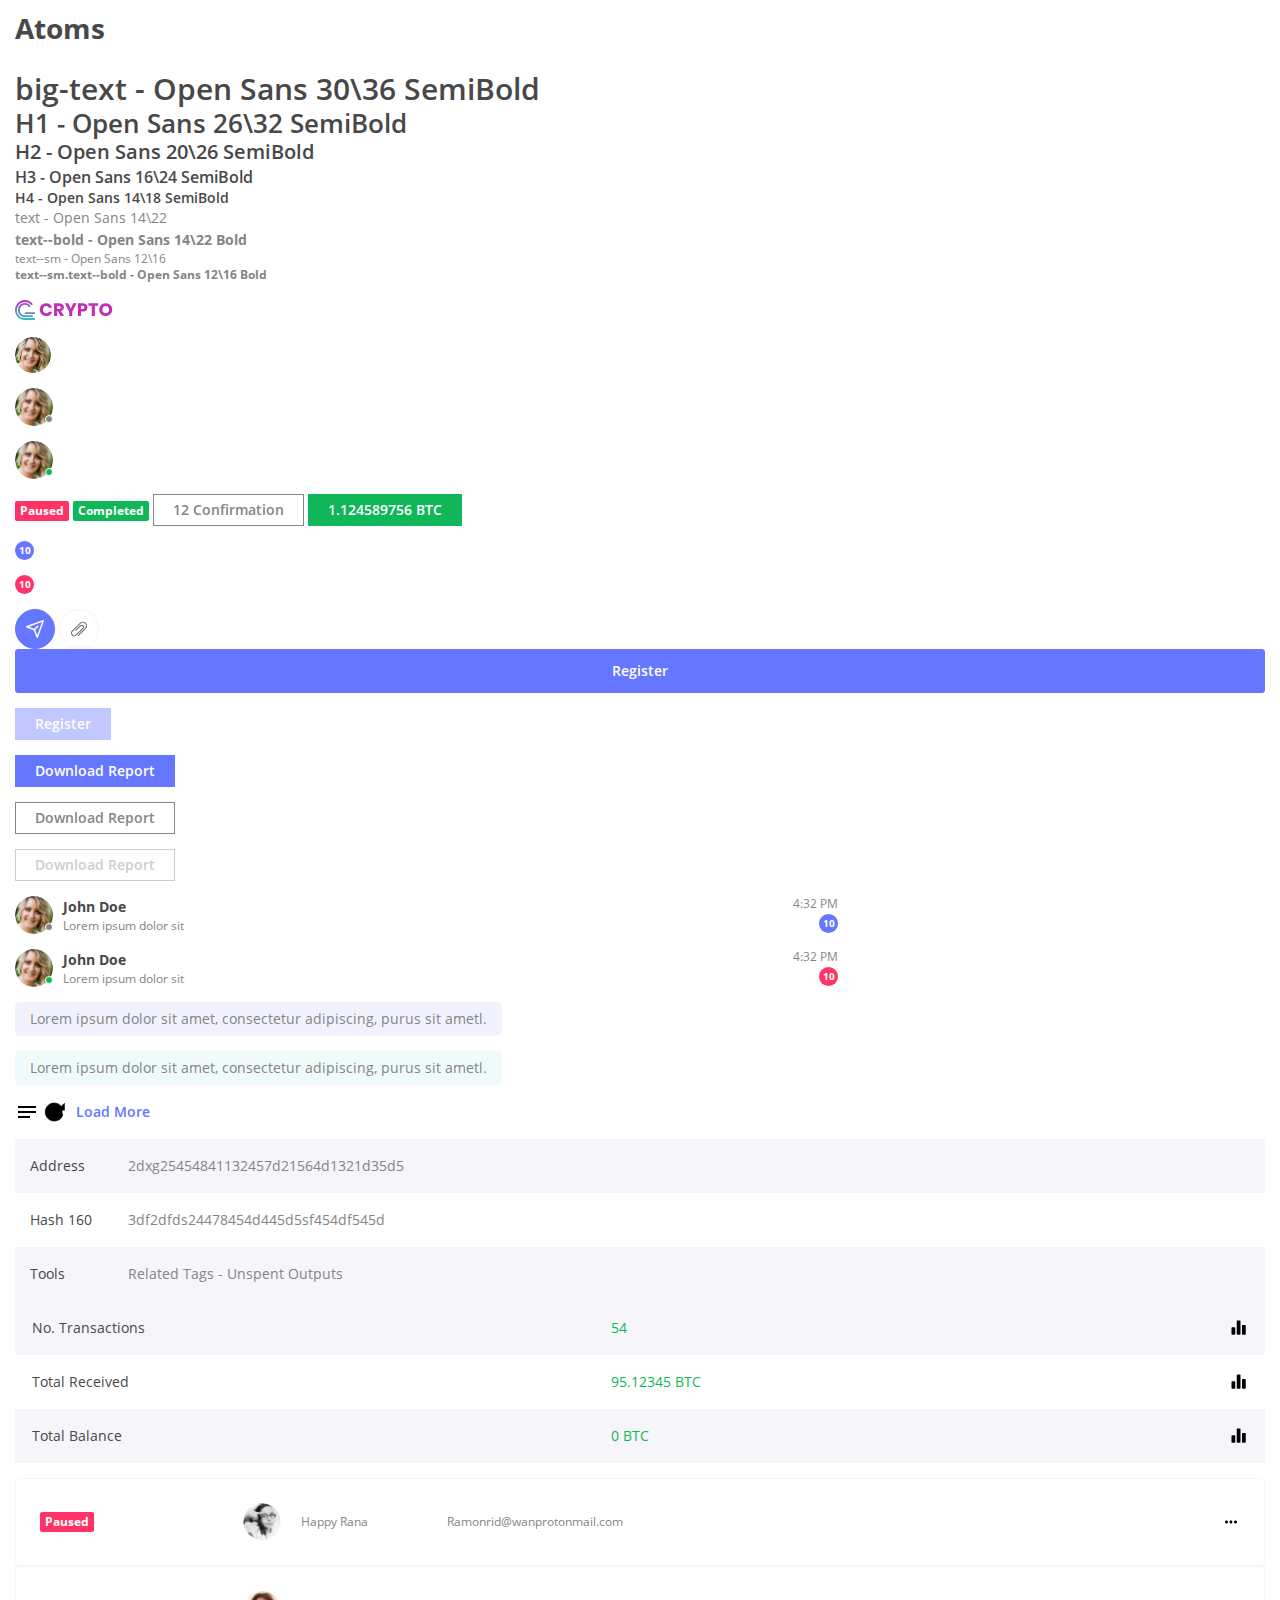
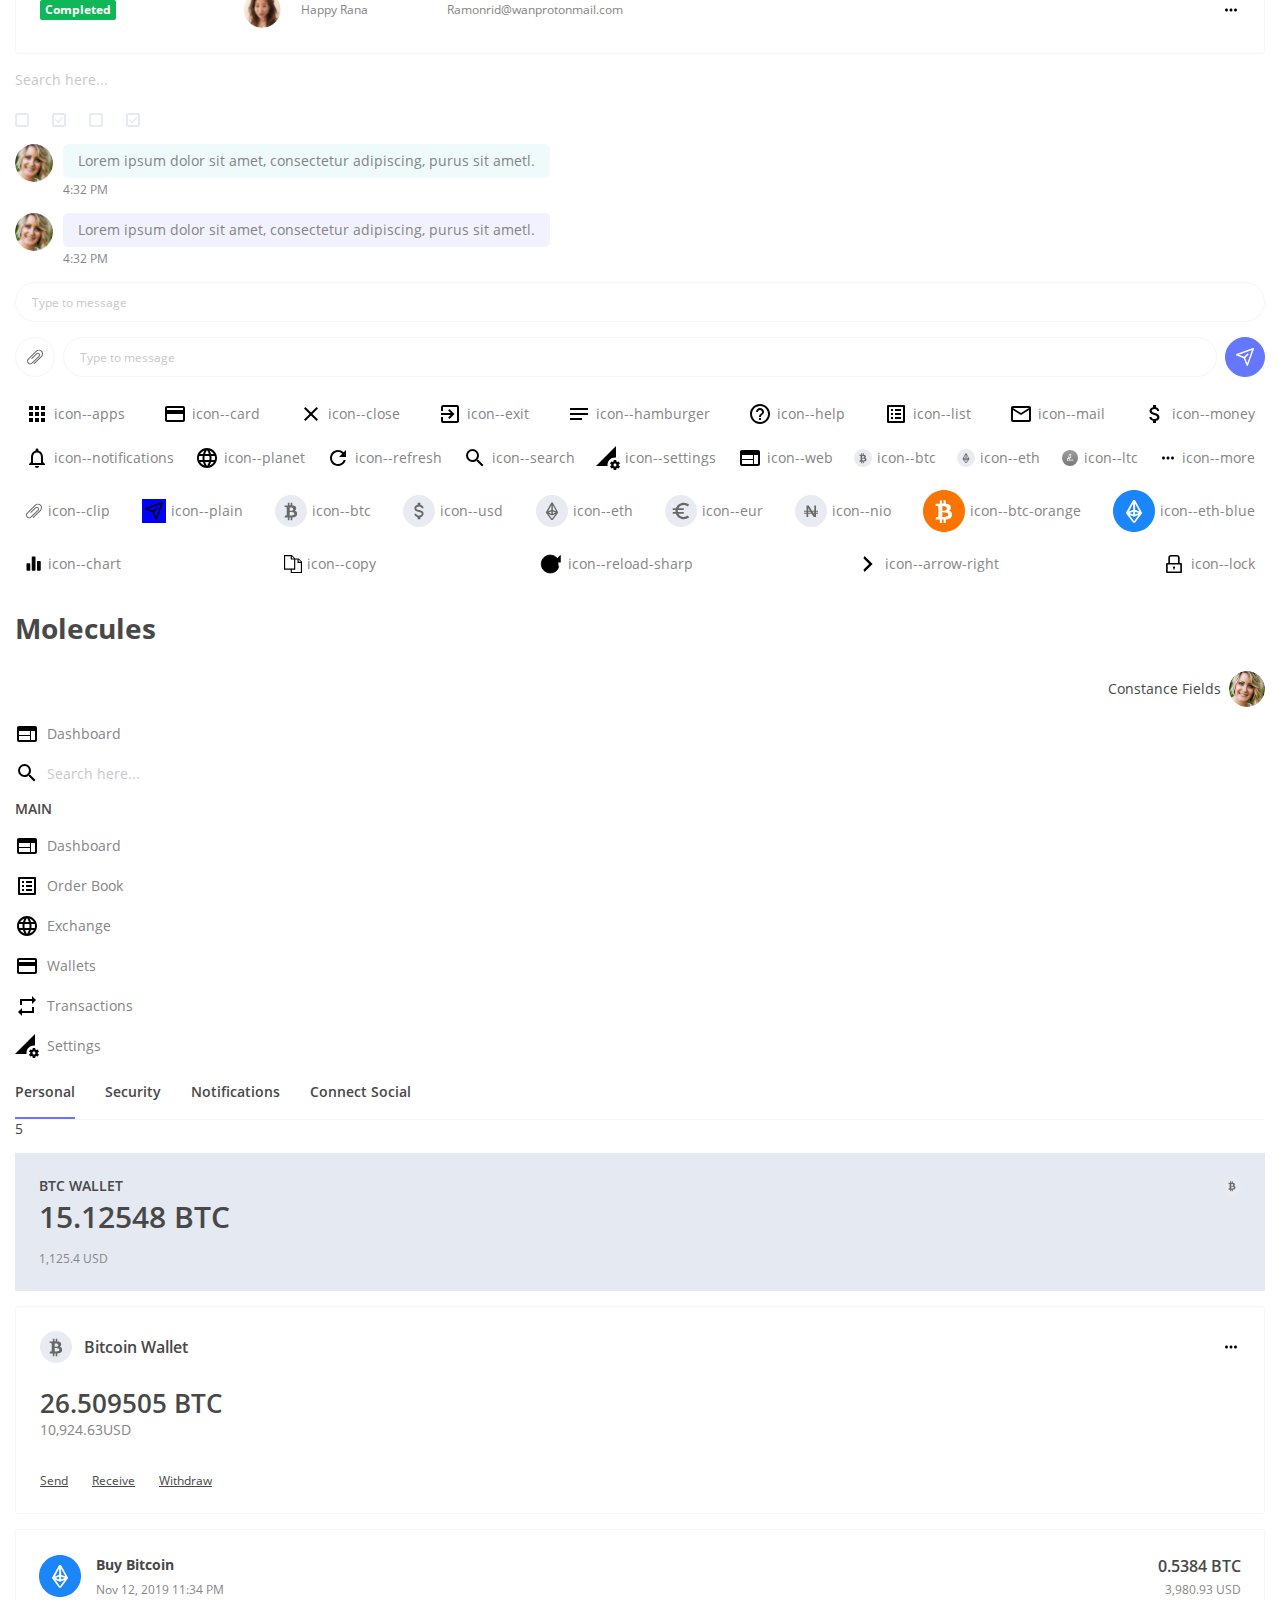
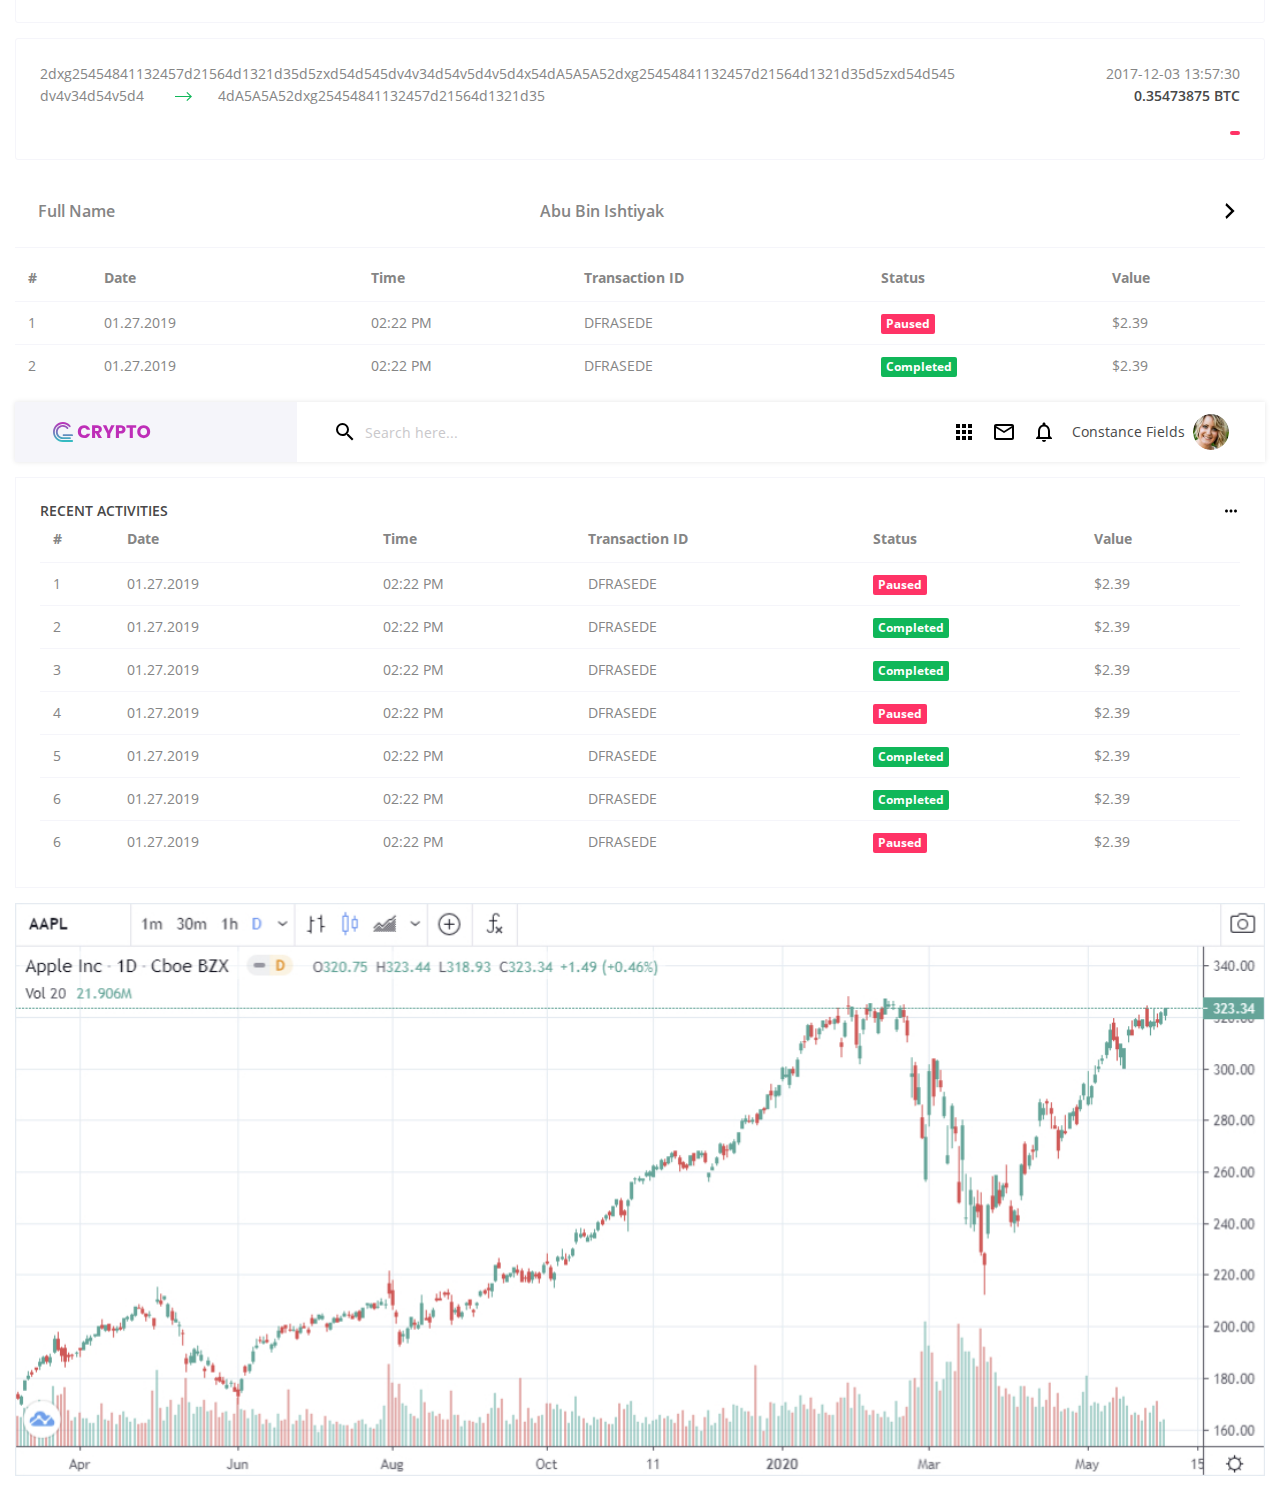
<file: style-guide.html>
<!DOCTYPE html>
<html lang="ru">
    <head>
      <meta charset="utf-8">
      <meta http-equiv="X-UA-Compatible" content="IE=edge">
      <meta name="viewport" content="width=device-width, initial-scale=1">
      <title>Style Guide</title>
      <link href="css/perfect-scrollbar.css" rel="stylesheet">
      <link href="css/slick.css" rel="stylesheet">
      <link href="css/style.css" rel="stylesheet"><!--[if lt IE 9]>
      <script src="https://oss.maxcdn.com/html5shiv/3.7.3/html5shiv.min.js"></script>
      <script src="https://oss.maxcdn.com/respond/1.4.2/respond.min.js"></script><![endif]-->
    </head>
  <body>
    <section class="style-guide">
      <div class="container">
        <div class="row mr-mb10">
          <div class="col-12">
            <h1>Atoms</h1>
          </div>
        </div>
        <div class="row mr-mb10"> 
          <div class="col-12">
            <p class="big-text">big-text - Open Sans 30\36 SemiBold</p>
            <h1 class="h1">H1 - Open Sans 26\32 SemiBold</h1>
            <h2 class="h2">H2 - Open Sans 20\26 SemiBold</h2>
            <h3 class="h3">H3 - Open Sans 16\24 SemiBold</h3>
            <h4 class="h4">H4 - Open Sans 14\18 SemiBold</h4>
            <p class="text">text - Open Sans 14\22</p>
            <p class="text text--bold">text--bold - Open Sans 14\22 Bold</p>
            <p class="text text--sm">text--sm - Open Sans 12\16</p>
            <p class="text text--sm text--bold">text--sm.text--bold - Open Sans 12\16 Bold</p>
          </div>
        </div>
        <div class="row mr-mb10"> 
          <div class="col-12"><a class="logo" href="/"><img src="images/logo.svg" alt="Crypto" title="Crypto"></a>
          </div>
        </div>
        <div class="row mr-mb10"> 
          <div class="col-12">
                <div class="user-pik">
                  <picture><img class="user-pik__img" src="images/user-pic__img-01.png" srcset="images/user-pic__img-01@2x.png 2x" alt="Author" title="Author"></picture>
                </div>
          </div>
        </div>
        <div class="row mr-mb10"> 
          <div class="col-12">
                <div class="user-pik user-pic--big user-pic--big-noactiv">
                  <picture><img class="user-pik__img" src="images/user-pic__img-01.png" srcset="images/user-pic__img-01@2x.png 2x" alt="Author" title="Author"></picture>
                </div>
          </div>
        </div>
        <div class="row mr-mb10"> 
          <div class="col-12">
                <div class="user-pik user-pic--big user-pic--big-activ">
                  <picture><img class="user-pik__img" src="images/user-pic__img-01.png" srcset="images/user-pic__img-01@2x.png 2x" alt="Author" title="Author"></picture>
                </div>
          </div>
        </div>
        <div class="row mr-mb10"> 
          <div class="col-12">
                <p class="badge text text--sm text--bold">Paused</p>
                <p class="badge text text--sm text--bold badge--green">Completed</p>
                <p class="badge text text--sm text--bold badge--border">12 Confirmation</p>
                <p class="badge text text--sm text--bold badge--big">1.124589756 BTC</p>
          </div>
        </div>
        <div class="row mr-mb10"> 
          <div class="col-12">
                <p class="notification text text--esm text--bold">10</p>
          </div>
        </div>
        <div class="row mr-mb10"> 
          <div class="col-12">
                <p class="notification text text--esm text--bold notification--red">10</p>
          </div>
        </div>
        <div class="row mr-mb10"> 
          <div class="col-12">
                <button class="btn btn--circle btn--circle--bg btn--circle btn--circle--bg" type="button">
                      <svg class="icon icon--plain ">
                        <use xlink:href="images/icons.svg#icon--plain"></use>
                      </svg>
                </button>
                <button class="btn btn--circle btn--circle" type="button">
                      <svg class="icon icon--clip icon--18">
                        <use xlink:href="images/icons.svg#icon--clip"></use>
                      </svg>
                </button>
                <button class="btn btn--block btn--block" type="button"><span class="btn__text">Register</span>
                </button>
          </div>
        </div>
        <div class="row mr-mb10"> 
          <div class="col-12">
                <button class="btn" type="button" disabled><span class="btn__text">Register</span>
                </button>
          </div>
        </div>
        <div class="row mr-mb10">
          <div class="col-12">
                <button class="btn" type="button"><span class="btn__text">Download Report</span>
                </button>
          </div>
        </div>
        <div class="row mr-mb10">
          <div class="col-12">
                <button class="btn btn--outline btn--outline" type="button"><span class="btn__text">Download Report</span>
                </button>
          </div>
        </div>
        <div class="row mr-mb10">
          <div class="col-12">
                <button class="btn btn--outline btn--outline" type="button" disabled><span class="btn__text">Download Report</span>
                </button>
          </div>
        </div>
        <div class="row mr-mb10">
          <div class="col-8">
                <div class="chat-user">
                  <div class="chat-user__img">
                        <div class="user-pik user-pic--big user-pic--big-noactiv">
                          <picture><img class="user-pik__img" src="images/user-pic__img-01.png" srcset="images/user-pic__img-01@2x.png 2x" alt="Author" title="John Doe"></picture>
                        </div>
                  </div>
                  <div class="chat-user__info">
                    <div class="chat-user__left"><a class="chat-user__title text text--bold text--black" href="#" target="_blank">John Doe</a>
                      <p class="chat-user__text text text--sm">Lorem ipsum dolor sit</p>
                    </div>
                    <div class="chat-user__right">
                      <p class="chat-user__date text text--sm">4:32 PM</p>
                          <p class="notification text text--esm text--bold">10</p>
                    </div>
                  </div>
                </div>
          </div>
        </div>
        <div class="row mr-mb10">
          <div class="col-8">
                <div class="chat-user">
                  <div class="chat-user__img">
                        <div class="user-pik user-pic--big user-pic--big-activ">
                          <picture><img class="user-pik__img" src="images/user-pic__img-01.png" srcset="images/user-pic__img-01@2x.png 2x" alt="Author" title="John Doe"></picture>
                        </div>
                  </div>
                  <div class="chat-user__info">
                    <div class="chat-user__left"><a class="chat-user__title text text--bold text--black" href="#" target="_blank">John Doe</a>
                      <p class="chat-user__text text text--sm">Lorem ipsum dolor sit</p>
                    </div>
                    <div class="chat-user__right">
                      <p class="chat-user__date text text--sm">4:32 PM</p>
                          <p class="notification text text--esm text--bold notification--red">10</p>
                    </div>
                  </div>
                </div>
          </div>
        </div>
        <div class="row mr-mb10">
          <div class="col-12">
                <p class="message text">Lorem ipsum dolor sit amet, consectetur adipiscing, purus sit ametl.</p>
          </div>
        </div>
        <div class="row mr-mb10">
          <div class="col-12">
                <p class="message text message--green">Lorem ipsum dolor sit amet, consectetur adipiscing, purus sit ametl.</p>
          </div>
        </div>
        <div class="row mr-mb10">
          <div class="col-12">
                <button class="btn icon--block icon--block" type="button">
                      <svg class="icon icon--hamburger ">
                        <use xlink:href="images/icons.svg#icon--hamburger"></use>
                      </svg>
                </button>
                <button class="btn btn--flat btn--flat" type="button">
                      <svg class="icon icon--reload-sharp ">
                        <use xlink:href="images/icons.svg#icon--reload-sharp"></use>
                      </svg><span class="btn__text">Load More</span>
                </button>
          </div>
        </div>
        <div class="row mr-mb10">
          <div class="col-12">
                <div class="summary-item">
                  <div class="summary-item__body">
                    <p class="summary-item__title text text--black">Address</p>
                    <p class="summary-item__text text">2dxg25454841132457d21564d1321d35d5</p>
                  </div>
                </div>
                <div class="summary-item summary-item--white">
                  <div class="summary-item__body">
                    <p class="summary-item__title text text--black">Hash 160</p>
                    <p class="summary-item__text text">3df2dfds24478454d445d5sf454df545d</p>
                  </div>
                </div>
                <div class="summary-item">
                  <div class="summary-item__body">
                    <p class="summary-item__title text text--black">Tools</p>
                    <p class="summary-item__text text">Related Tags - Unspent Outputs</p>
                  </div>
                </div>
                <div class="summary-item summary-item--icon">
                  <div class="summary-item__body">
                    <p class="summary-item__title text text--black">No. Transactions</p>
                    <p class="summary-item__text text">54</p>
                  </div>
                      <svg class="icon icon--chart icon--18">
                        <use xlink:href="images/icons.svg#icon--chart"></use>
                      </svg>
                </div>
                <div class="summary-item summary-item--white summary-item--icon">
                  <div class="summary-item__body">
                    <p class="summary-item__title text text--black">Total Received</p>
                    <p class="summary-item__text text">95.12345 BTC</p>
                  </div>
                      <svg class="icon icon--chart icon--18">
                        <use xlink:href="images/icons.svg#icon--chart"></use>
                      </svg>
                </div>
                <div class="summary-item summary-item--icon">
                  <div class="summary-item__body">
                    <p class="summary-item__title text text--black">Total Balance</p>
                    <p class="summary-item__text text">0 BTC</p>
                  </div>
                      <svg class="icon icon--chart icon--18">
                        <use xlink:href="images/icons.svg#icon--chart"></use>
                      </svg>
                </div>
          </div>
        </div>
        <div class="row mr-mb10">
          <div class="col-12">
                <div class="referral-item">
                  <div class="referral__status">
                        <p class="badge text text--sm text--bold">Paused</p>
                  </div>
                  <div class="referral__user">
                    <div class="referral__user-pik">
                          <div class="user-pik user-pic--big">
                            <picture><img class="user-pik__img" src="images/referral__img-01.png" srcset="images/referral__img-01@2x.png 2x" alt="Author" title="Author"></picture>
                          </div>
                    </div>
                    <div class="referral__user-info">
                      <p class="referral__name text text--sm">Happy Rana</p><a class="referral__email text text--sm link link--gray" href="mailto:email">Ramonrid@wanprotonmail.com</a>
                    </div>
                  </div>
                  <div class="referral__btn">
                        <button class="btn icon--block icon--block-gray icon--block icon--block-gray" type="button">
                              <svg class="icon icon--more icon--18">
                                <use xlink:href="images/icons.svg#icon--more"></use>
                              </svg>
                        </button>
                  </div>
                </div>
                <div class="referral-item">
                  <div class="referral__status">
                        <p class="badge text text--sm text--bold badge--green">Completed</p>
                  </div>
                  <div class="referral__user">
                    <div class="referral__user-pik">
                          <div class="user-pik user-pic--big">
                            <picture><img class="user-pik__img" src="images/referral__img-02.png" srcset="images/referral__img-02@2x.png 2x" alt="Author" title="Author"></picture>
                          </div>
                    </div>
                    <div class="referral__user-info">
                      <p class="referral__name text text--sm">Happy Rana</p><a class="referral__email text text--sm link link--gray" href="mailto:email">Ramonrid@wanprotonmail.com</a>
                    </div>
                  </div>
                  <div class="referral__btn">
                        <button class="btn icon--block icon--block-gray icon--block icon--block-gray" type="button">
                              <svg class="icon icon--more icon--18">
                                <use xlink:href="images/icons.svg#icon--more"></use>
                              </svg>
                        </button>
                  </div>
                </div>
          </div>
        </div>
        <div class="row mr-mb10">
          <div class="col-12"> 
                <div class="input">
                  <input type="text" name="serch" id="serch" placeholder="Search here...">
                </div>
          </div>
        </div>
        <div class="row mr-mb10">
          <div class="col-12">
                <div class="checkbox">
                  <label for="accept">
                    <input type="checkbox" name="accept" id="accept"><span></span><span></span>
                  </label>
                </div>
                <div class="checkbox">
                  <label for="check">
                    <input type="checkbox" name="check" id="check" checked><span></span><span></span>
                  </label>
                </div>
                <div class="checkbox">
                  <label for="dese">
                    <input type="checkbox" name="dese" id="dese" disabled="disabled"><span></span><span></span>
                  </label>
                </div>
                <div class="checkbox">
                  <label for="dis">
                    <input type="checkbox" name="dis" id="dis" checked disabled="disabled"><span></span><span></span>
                  </label>
                </div>
          </div>
        </div>
        <div class="row mr-mb10">
          <div class="col-12">
                <div class="chat-message">
                  <div class="chat-message__img">
                        <div class="user-pik user-pic--big">
                          <picture><img class="user-pik__img" src="images/user-pic__img-01.png" srcset="images/user-pic__img-01@2x.png 2x" alt="Author" title="Author"></picture>
                        </div>
                  </div>
                  <div class="chat-message__text">
                        <p class="message text message--green">Lorem ipsum dolor sit amet, consectetur adipiscing, purus sit ametl.</p><span class="chat-message__date text text--sm">4:32 PM</span>
                  </div>
                </div>
          </div>
        </div>
        <div class="row mr-mb10">
          <div class="col-12">
                <div class="chat-message">
                  <div class="chat-message__img">
                        <div class="user-pik user-pic--big">
                          <picture><img class="user-pik__img" src="images/user-pic__img-01.png" srcset="images/user-pic__img-01@2x.png 2x" alt="Author" title="Author"></picture>
                        </div>
                  </div>
                  <div class="chat-message__text">
                        <p class="message text">Lorem ipsum dolor sit amet, consectetur adipiscing, purus sit ametl.</p><span class="chat-message__date text text--sm">4:32 PM</span>
                  </div>
                </div>
          </div>
        </div>
        <div class="row mr-mb10">
          <div class="col-12">
                <div class="input-border-radius">
                      <div class="input">
                        <input type="text" name="serch-massage" id="serch-massage" placeholder="Type to message">
                      </div>
                </div>
          </div>
        </div>
        <div class="row mr-mb10">
          <div class="col-12">
            <form class="chat-form" method="post" name="chat-form">
                  <button class="btn btn--circle btn--circle" type="button">
                        <svg class="icon icon--clip icon--18">
                          <use xlink:href="images/icons.svg#icon--clip"></use>
                        </svg>
                  </button>
                  <div class="input-border-radius">
                        <div class="input">
                          <input type="text" name="serch-massage" id="serch-massage" placeholder="Type to message">
                        </div>
                  </div>
                  <button class="btn btn--circle btn--circle--bg btn--circle btn--circle--bg" type="submit">
                        <svg class="icon icon--plain ">
                          <use xlink:href="images/icons.svg#icon--plain"></use>
                        </svg>
                  </button>
            </form>
          </div>
        </div>
        <div class="row mr-mb10"> 
          <div class="col-12">
            <ul class="style-guide__icon-list">
              <li class="style-guide__icon-item">
                    <svg class="icon icon--apps ">
                      <use xlink:href="images/icons.svg#icon--apps"></use>
                    </svg>
                <p class="text">icon--apps</p>
              </li>
              <li class="style-guide__icon-item">
                    <svg class="icon icon--card ">
                      <use xlink:href="images/icons.svg#icon--card"></use>
                    </svg>
                <p class="text">icon--card</p>
              </li>
              <li class="style-guide__icon-item">
                    <svg class="icon icon--close ">
                      <use xlink:href="images/icons.svg#icon--close"></use>
                    </svg>
                <p class="text">icon--close</p>
              </li>
              <li class="style-guide__icon-item">
                    <svg class="icon icon--exit ">
                      <use xlink:href="images/icons.svg#icon--exit"></use>
                    </svg>
                <p class="text">icon--exit</p>
              </li>
              <li class="style-guide__icon-item">
                    <svg class="icon icon--hamburger ">
                      <use xlink:href="images/icons.svg#icon--hamburger"></use>
                    </svg>
                <p class="text">icon--hamburger</p>
              </li>
              <li class="style-guide__icon-item">
                    <svg class="icon icon--help ">
                      <use xlink:href="images/icons.svg#icon--help"></use>
                    </svg>
                <p class="text">icon--help</p>
              </li>
              <li class="style-guide__icon-item">
                    <svg class="icon icon--list ">
                      <use xlink:href="images/icons.svg#icon--list"></use>
                    </svg>
                <p class="text">icon--list</p>
              </li>
              <li class="style-guide__icon-item">
                    <svg class="icon icon--mail ">
                      <use xlink:href="images/icons.svg#icon--mail"></use>
                    </svg>
                <p class="text">icon--mail</p>
              </li>
              <li class="style-guide__icon-item">
                    <svg class="icon icon--money ">
                      <use xlink:href="images/icons.svg#icon--money"></use>
                    </svg>
                <p class="text">icon--money</p>
              </li>
              <li class="style-guide__icon-item">
                    <svg class="icon icon--notifications ">
                      <use xlink:href="images/icons.svg#icon--notifications"></use>
                    </svg>
                <p class="text">icon--notifications</p>
              </li>
              <li class="style-guide__icon-item">
                    <svg class="icon icon--planet ">
                      <use xlink:href="images/icons.svg#icon--planet"></use>
                    </svg>
                <p class="text">icon--planet</p>
              </li>
              <li class="style-guide__icon-item">
                    <svg class="icon icon--refresh ">
                      <use xlink:href="images/icons.svg#icon--refresh"></use>
                    </svg>
                <p class="text">icon--refresh</p>
              </li>
              <li class="style-guide__icon-item">
                    <svg class="icon icon--search ">
                      <use xlink:href="images/icons.svg#icon--search"></use>
                    </svg>
                <p class="text">icon--search</p>
              </li>
              <li class="style-guide__icon-item">
                    <svg class="icon icon--settings ">
                      <use xlink:href="images/icons.svg#icon--settings"></use>
                    </svg>
                <p class="text">icon--settings</p>
              </li>
              <li class="style-guide__icon-item">
                    <svg class="icon icon--web ">
                      <use xlink:href="images/icons.svg#icon--web"></use>
                    </svg>
                <p class="text">icon--web</p>
              </li>
              <li class="style-guide__icon-item">
                    <svg class="icon icon--btc icon--18">
                      <use xlink:href="images/icons.svg#icon--btc"></use>
                    </svg>
                <p class="text">icon--btc</p>
              </li>
              <li class="style-guide__icon-item">
                    <svg class="icon icon--eth icon--18">
                      <use xlink:href="images/icons.svg#icon--eth"></use>
                    </svg>
                <p class="text">icon--eth</p>
              </li>
              <li class="style-guide__icon-item">
                    <svg class="icon icon--ltc icon--18">
                      <use xlink:href="images/icons.svg#icon--ltc"></use>
                    </svg>
                <p class="text">icon--ltc</p>
              </li>
              <li class="style-guide__icon-item">
                    <svg class="icon icon--more icon--18">
                      <use xlink:href="images/icons.svg#icon--more"></use>
                    </svg>
                <p class="text">icon--more</p>
              </li>
              <li class="style-guide__icon-item">
                    <svg class="icon icon--clip icon--18">
                      <use xlink:href="images/icons.svg#icon--clip"></use>
                    </svg>
                <p class="text">icon--clip</p>
              </li>
              <li class="style-guide__icon-item style-guide__icon-item--bg">
                    <svg class="icon icon--plain ">
                      <use xlink:href="images/icons.svg#icon--plain"></use>
                    </svg>
                <p class="text">icon--plain</p>
              </li>
              <li class="style-guide__icon-item">
                    <svg class="icon icon--btc icon--32">
                      <use xlink:href="images/icons.svg#icon--btc"></use>
                    </svg>
                <p class="text">icon--btc</p>
              </li>
              <li class="style-guide__icon-item">
                    <svg class="icon icon--usd icon--32">
                      <use xlink:href="images/icons.svg#icon--usd"></use>
                    </svg>
                <p class="text">icon--usd</p>
              </li>
              <li class="style-guide__icon-item">
                    <svg class="icon icon--eth icon--32">
                      <use xlink:href="images/icons.svg#icon--eth"></use>
                    </svg>
                <p class="text">icon--eth</p>
              </li>
              <li class="style-guide__icon-item">
                    <svg class="icon icon--eur icon--32">
                      <use xlink:href="images/icons.svg#icon--eur"></use>
                    </svg>
                <p class="text">icon--eur</p>
              </li>
              <li class="style-guide__icon-item">
                    <svg class="icon icon--nio icon--32">
                      <use xlink:href="images/icons.svg#icon--nio"></use>
                    </svg>
                <p class="text">icon--nio</p>
              </li>
              <li class="style-guide__icon-item">
                    <svg class="icon icon--btc-orange icon--42">
                      <use xlink:href="images/icons.svg#icon--btc-orange"></use>
                    </svg>
                <p class="text">icon--btc-orange</p>
              </li>
              <li class="style-guide__icon-item">
                    <svg class="icon icon--eth-blue icon--42">
                      <use xlink:href="images/icons.svg#icon--eth-blue"></use>
                    </svg>
                <p class="text">icon--eth-blue</p>
              </li>
              <li class="style-guide__icon-item">
                    <svg class="icon icon--chart icon--18">
                      <use xlink:href="images/icons.svg#icon--chart"></use>
                    </svg>
                <p class="text">icon--chart</p>
              </li>
              <li class="style-guide__icon-item">
                    <svg class="icon icon--copy icon--18">
                      <use xlink:href="images/icons.svg#icon--copy"></use>
                    </svg>
                <p class="text">icon--copy</p>
              </li>
              <li class="style-guide__icon-item">
                    <svg class="icon icon--reload-sharp ">
                      <use xlink:href="images/icons.svg#icon--reload-sharp"></use>
                    </svg>
                <p class="text">icon--reload-sharp</p>
              </li>
              <li class="style-guide__icon-item">
                    <svg class="icon icon--arrow-right ">
                      <use xlink:href="images/icons.svg#icon--arrow-right"></use>
                    </svg>
                <p class="text">icon--arrow-right</p>
              </li>
              <li class="style-guide__icon-item">
                    <svg class="icon icon--lock ">
                      <use xlink:href="images/icons.svg#icon--lock"></use>
                    </svg>
                <p class="text">icon--lock</p>
              </li>
            </ul>
          </div>
        </div>
        <div class="row mr-mb10">
          <div class="col-12">
            <h1>Molecules</h1>
          </div>
        </div>
        <div class="row mr-mb10">
          <div class="col-12">
                <div class="header-profile">
                  <div class="header-profile__text"><a class="text" href="#" target="_blank">Constance Fields</a></div>
                      <div class="user-pik">
                        <picture><img class="user-pik__img" src="images/user-pic__img-01.png" srcset="images/user-pic__img-01@2x.png 2x" alt="Author" title="Author"></picture>
                      </div>
                </div>
          </div>
        </div>
        <div class="row mr-mb10">
          <div class="col-12"><a class="item-menu">
                  <div class="item-menu__icon">
                        <svg class="icon icon--web ">
                          <use xlink:href="images/icons.svg#icon--web"></use>
                        </svg>
                  </div>
                  <p class="item-menu__text text">Dashboard</p></a>
          </div>
        </div>
        <div class="row mr-mb10">
          <div class="col-12">
                <form class="search" method="post" name="search">
                      <button class="btn icon--block icon--block" type="submit">
                            <svg class="icon icon--search ">
                              <use xlink:href="images/icons.svg#icon--search"></use>
                            </svg>
                      </button>
                      <div class="input">
                        <input type="text" name="serch" id="serch" placeholder="Search here...">
                      </div>
                </form>
          </div>
        </div>
        <div class="row mr-mb10">
          <div class="col-12">
                <nav class="menu">
                  <p class="menu__title h4">Main</p>
                  <ul class="menu__list">
                    <li class="menu__item"><a class="item-menu" href="#">
                            <div class="item-menu__icon">
                                  <svg class="icon icon--web ">
                                    <use xlink:href="images/icons.svg#icon--web"></use>
                                  </svg>
                            </div>
                            <p class="item-menu__text text">Dashboard</p></a>
                    </li>
                    <li class="menu__item"><a class="item-menu" href="2#">
                            <div class="item-menu__icon">
                                  <svg class="icon icon--list ">
                                    <use xlink:href="images/icons.svg#icon--list"></use>
                                  </svg>
                            </div>
                            <p class="item-menu__text text">Order Book</p></a>
                    </li>
                    <li class="menu__item"><a class="item-menu" href="2#">
                            <div class="item-menu__icon">
                                  <svg class="icon icon--planet ">
                                    <use xlink:href="images/icons.svg#icon--planet"></use>
                                  </svg>
                            </div>
                            <p class="item-menu__text text">Exchange</p></a>
                    </li>
                    <li class="menu__item"><a class="item-menu" href="#">
                            <div class="item-menu__icon">
                                  <svg class="icon icon--card ">
                                    <use xlink:href="images/icons.svg#icon--card"></use>
                                  </svg>
                            </div>
                            <p class="item-menu__text text">Wallets</p></a>
                    </li>
                    <li class="menu__item"><a class="item-menu" href="#">
                            <div class="item-menu__icon">
                                  <svg class="icon icon--repeat ">
                                    <use xlink:href="images/icons.svg#icon--repeat"></use>
                                  </svg>
                            </div>
                            <p class="item-menu__text text">Transactions</p></a>
                    </li>
                    <li class="menu__item"><a class="item-menu" href="#">
                            <div class="item-menu__icon">
                                  <svg class="icon icon--settings ">
                                    <use xlink:href="images/icons.svg#icon--settings"></use>
                                  </svg>
                            </div>
                            <p class="item-menu__text text">Settings</p></a>
                    </li>
                  </ul>
                </nav>
          </div>
        </div>
        <div class="row mr-mb10">
          <div class="col-12">
            <div class="style-guide__tabs">
                  <ul class="tabs">
                    <li class="tabs__item"><a class="tabs__link text text--semibold text--black" href="#tab-5">Personal</a></li>
                    <li class="tabs__item"><a class="tabs__link text text--semibold text--black" href="#tab-6">Security</a></li>
                    <li class="tabs__item"><a class="tabs__link text text--semibold text--black" href="#tab-7">Notifications</a></li>
                    <li class="tabs__item"><a class="tabs__link text text--semibold text--black" href="#tab-8">Connect Social</a></li>
                  </ul>
              <div class="order-book__tab" id="tab-5">5</div>
              <div class="order-book__tab" id="tab-6">6</div>
              <div class="order-book__tab" id="tab-7">7</div>
              <div class="order-book__tab" id="tab-8">8</div>
            </div>
          </div>
        </div>
        <div class="row mr-mb10">
          <div class="col-12"><a class="currency-card" href="#" target="_blank">
                  <div class="currency-card__top">
                    <div class="currency-card__name-currency h4">BTC Wallet</div>
                        <svg class="icon icon--btc icon--18">
                          <use xlink:href="images/icons.svg#icon--btc"></use>
                        </svg>
                  </div>
                  <div class="currency-card__total big-text">15.12548 BTC</div>
                  <div class="currency-card__course text text--sm">1,125.4 USD</div></a>
          </div>
        </div>
        <div class="row mr-mb10">
          <div class="col-12">
                <div class="wallet-item">
                  <div class="wallet-item__top"><a class="wallet-item__left" href="#" target="_blank">
                          <svg class="icon icon--btc icon--32">
                            <use xlink:href="images/icons.svg#icon--btc"></use>
                          </svg><span class="wallet-item__title h3">Bitcoin Wallet</span></a>
                        <button class="btn icon--block icon--block-gray icon--block icon--block-gray" type="button">
                              <svg class="icon icon--more icon--18">
                                <use xlink:href="images/icons.svg#icon--more"></use>
                              </svg>
                        </button>
                  </div>
                  <div class="wallet-item__body"><span class="wallet-item__crypto h1">26.509505 BTC</span><span class="wallet-item__currency text">10,924.63USD</span></div>
                  <div class="wallet-item__bottom"><a class="wallet-item__link link link--black text text--sm" href="#">Send</a><a class="wallet-item__link link link--black text text--sm" href="#">Receive</a><a class="wallet-item__link link link--black text text--sm" href="#">Withdraw</a></div>
                </div>
          </div>
        </div>
        <div class="row mr-mb10">
          <div class="col-12"><a class="order-item" href="#" target="_blank">
                  <div class="order-item__left">
                        <svg class="icon icon--eth-blue icon--42">
                          <use xlink:href="images/icons.svg#icon--eth-blue"></use>
                        </svg>
                  </div>
                  <div class="order-item__right">
                    <div class="order-item__top"><span class="order-item__title text text--bold text--black">Buy Bitcoin</span><span class="order-item__crypto h3">0.5384 BTC</span></div>
                    <div class="order-item__bottom"><span class="order-item__date text text--sm">Nov 12, 2019 11:34 PM</span><span class="order-item__currency text text--sm">3,980.93 USD</span></div>
                  </div></a>
          </div>
        </div>
        <div class="row mr-mb10">
          <div class="col-12">
                <div class="transactions-item">
                  <div class="transactions-item__top">
                    <p class="transactions-item__text text">2dxg25454841132457d21564d1321d35d5zxd54d545dv4v34d54v5d4v5d4x54dA5A5A52dxg25454841132457d21564d1321d35d5zxd54d545dv4v34d54v5d4 <img class="transactions-item__img" src="images/transactions-item__img-arrows-green.svg" alt="arrows">4dA5A5A52dxg25454841132457d21564d1321d35</p>
                    <div class="transactions-item__info">
                      <p class="transactions-item__date text">2017-12-03 13:57:30</p>
                      <p class="transactions-item__crypto text text--semibold text--black">0.35473875 BTC</p>
                    </div>
                  </div>
                  <div class="transactions-item__bottom"><span class="text text--semibold"></span>
                        <p class="badge text text--sm text--bold"></p>
                  </div>
                </div>
          </div>
        </div>
        <div class="row mr-mb10">
          <div class="col-12">
                <div class="setting-item">
                  <div class="setting-item__left"><span class="setting-item__title h3 h3--gray">Full Name</span><span class="setting-item__info h3 h3--gray">Abu Bin Ishtiyak</span></div>
                  <div class="setting-item__right">
                        <button class="btn icon--block icon--block-gray icon--block icon--block-gray" type="button">
                              <svg class="icon icon--arrow-right ">
                                <use xlink:href="images/icons.svg#icon--arrow-right"></use>
                              </svg>
                        </button>
                  </div>
                </div>
          </div>
        </div>
        <div class="row mr-mb10">
          <div class="col-12">
            <table align="center" border="0" cellpadding="0" cellspacing="0" width="100%" style="border-collapse: collapse;">
                  <thead class="table-head table-head__recent-activities">
                    <tr> 
                      <th class="text text--bold">#</th>
                      <th class="text text--bold">Date</th>
                      <th class="text text--bold">Time</th>
                      <th class="text text--bold">Transaction ID</th>
                      <th class="text text--bold">Status</th>
                      <th class="text text--bold">Value</th>
                    </tr>
                  </thead>
                  <tr class="table-item">
                    <td class="text">1</td>
                    <td class="text">01.27.2019</td>
                    <td class="text">02:22 PM</td>
                    <td class="text">DFRASEDE</td>
                    <td class="text"><p class="badge text text--sm text--bold"> Paused</p></td>
                    <td class="text">$2.39</td>
                  </tr>
                  <tr class="table-item">
                    <td class="text">2</td>
                    <td class="text">01.27.2019</td>
                    <td class="text">02:22 PM</td>
                    <td class="text">DFRASEDE</td>
                    <td class="text"><p class="badge text text--sm text--bold badge--green"> Completed</p></td>
                    <td class="text">$2.39</td>
                  </tr>
            </table>
          </div>
        </div>
        <div class="row mr-mb10">
          <div class="col-12">
            <header class="header">
              <div class="header__left"><a class="logo" href="/"><img src="images/logo.svg" alt="Crypto" title="Crypto"></a>
                    <button class="btn icon--block icon--block" type="button">
                          <svg class="icon icon--hamburger ">
                            <use xlink:href="images/icons.svg#icon--hamburger"></use>
                          </svg>
                    </button>
              </div>
              <div class="header__right">
                <div class="header__serch">
                      <form class="search" method="post" name="search">
                            <button class="btn icon--block icon--block" type="submit">
                                  <svg class="icon icon--search ">
                                    <use xlink:href="images/icons.svg#icon--search"></use>
                                  </svg>
                            </button>
                            <div class="input">
                              <input type="text" name="serch" id="serch" placeholder="Search here...">
                            </div>
                      </form>
                </div>
                <div class="header__action">
                  <div class="header__action-btn">
                        <button class="btn icon--block icon--block" type="button">
                              <svg class="icon icon--apps ">
                                <use xlink:href="images/icons.svg#icon--apps"></use>
                              </svg>
                        </button>
                        <button class="btn icon--block icon--block" type="button">
                              <svg class="icon icon--mail ">
                                <use xlink:href="images/icons.svg#icon--mail"></use>
                              </svg>
                        </button>
                        <button class="btn icon--block icon--block" type="button">
                              <svg class="icon icon--notifications ">
                                <use xlink:href="images/icons.svg#icon--notifications"></use>
                              </svg>
                        </button>
                  </div>
                      <div class="header-profile">
                        <div class="header-profile__text"><a class="text" href="#" target="_blank">Constance Fields</a></div>
                            <div class="user-pik">
                              <picture><img class="user-pik__img" src="images/user-pic__img-01.png" srcset="images/user-pic__img-01@2x.png 2x" alt="Author" title="Author"></picture>
                            </div>
                      </div>
                </div>
              </div>
            </header>
          </div>
        </div>
        <div class="row mr-mb10">
          <div class="col-12">
            <div class="table-recent-activities">
              <div class="table-recent-activities__header">
                <h2 class="table-recent-activities__title h4">Recent Activities</h2>
                    <button class="btn icon--block icon--block" type="button">
                          <svg class="icon icon--more icon--18">
                            <use xlink:href="images/icons.svg#icon--more"></use>
                          </svg>
                    </button>
              </div>
                  <table class="table">
                        <thead class="table-head table-head__recent-activities">
                          <tr> 
                            <th class="text text--bold">#</th>
                            <th class="text text--bold">Date</th>
                            <th class="text text--bold">Time</th>
                            <th class="text text--bold">Transaction ID</th>
                            <th class="text text--bold">Status</th>
                            <th class="text text--bold">Value</th>
                          </tr>
                        </thead>
                        <tr class="table-item">
                          <td class="text">1</td>
                          <td class="text">01.27.2019</td>
                          <td class="text">02:22 PM</td>
                          <td class="text">DFRASEDE</td>
                          <td class="text"><p class="badge text text--sm text--bold"> Paused</p></td>
                          <td class="text">$2.39</td>
                        </tr>
                        <tr class="table-item">
                          <td class="text">2</td>
                          <td class="text">01.27.2019</td>
                          <td class="text">02:22 PM</td>
                          <td class="text">DFRASEDE</td>
                          <td class="text"><p class="badge text text--sm text--bold badge--green"> Completed</p></td>
                          <td class="text">$2.39</td>
                        </tr>
                        <tr class="table-item">
                          <td class="text">3</td>
                          <td class="text">01.27.2019</td>
                          <td class="text">02:22 PM</td>
                          <td class="text">DFRASEDE</td>
                          <td class="text"><p class="badge text text--sm text--bold badge--green"> Completed</p></td>
                          <td class="text">$2.39</td>
                        </tr>
                        <tr class="table-item">
                          <td class="text">4</td>
                          <td class="text">01.27.2019</td>
                          <td class="text">02:22 PM</td>
                          <td class="text">DFRASEDE</td>
                          <td class="text"><p class="badge text text--sm text--bold"> Paused</p></td>
                          <td class="text">$2.39</td>
                        </tr>
                        <tr class="table-item">
                          <td class="text">5</td>
                          <td class="text">01.27.2019</td>
                          <td class="text">02:22 PM</td>
                          <td class="text">DFRASEDE</td>
                          <td class="text"><p class="badge text text--sm text--bold badge--green"> Completed</p></td>
                          <td class="text">$2.39</td>
                        </tr>
                        <tr class="table-item">
                          <td class="text">6</td>
                          <td class="text">01.27.2019</td>
                          <td class="text">02:22 PM</td>
                          <td class="text">DFRASEDE</td>
                          <td class="text"><p class="badge text text--sm text--bold badge--green"> Completed</p></td>
                          <td class="text">$2.39</td>
                        </tr>
                        <tr class="table-item">
                          <td class="text">6</td>
                          <td class="text">01.27.2019</td>
                          <td class="text">02:22 PM</td>
                          <td class="text">DFRASEDE</td>
                          <td class="text"><p class="badge text text--sm text--bold"> Paused</p></td>
                          <td class="text">$2.39</td>
                        </tr>
                  </table>
            </div>
          </div>
        </div>
        <div class="row mr-mb10">
          <div class="col-12">
            <div class="tradingview"><img class="tradingview__img" src="images/tradingview__img-01.jpg" alt="График"></div>
          </div>
        </div>
      </div>
    </section>
    <script src="js/jquery-3.4.1.min.js"></script>
    <script src="js/slick.min.js"></script>
    <script src="js/svg4everybody.min.js"></script>
    <script src="js/perfect-scrollbar.min.js"></script>
    <script src="js/jquery.tabslet.min.js"></script>
    <script>$(document).ready(function () {	svg4everybody({});});</script>
    <script src="js/script.js"></script>
  </body>
</html>
</file>
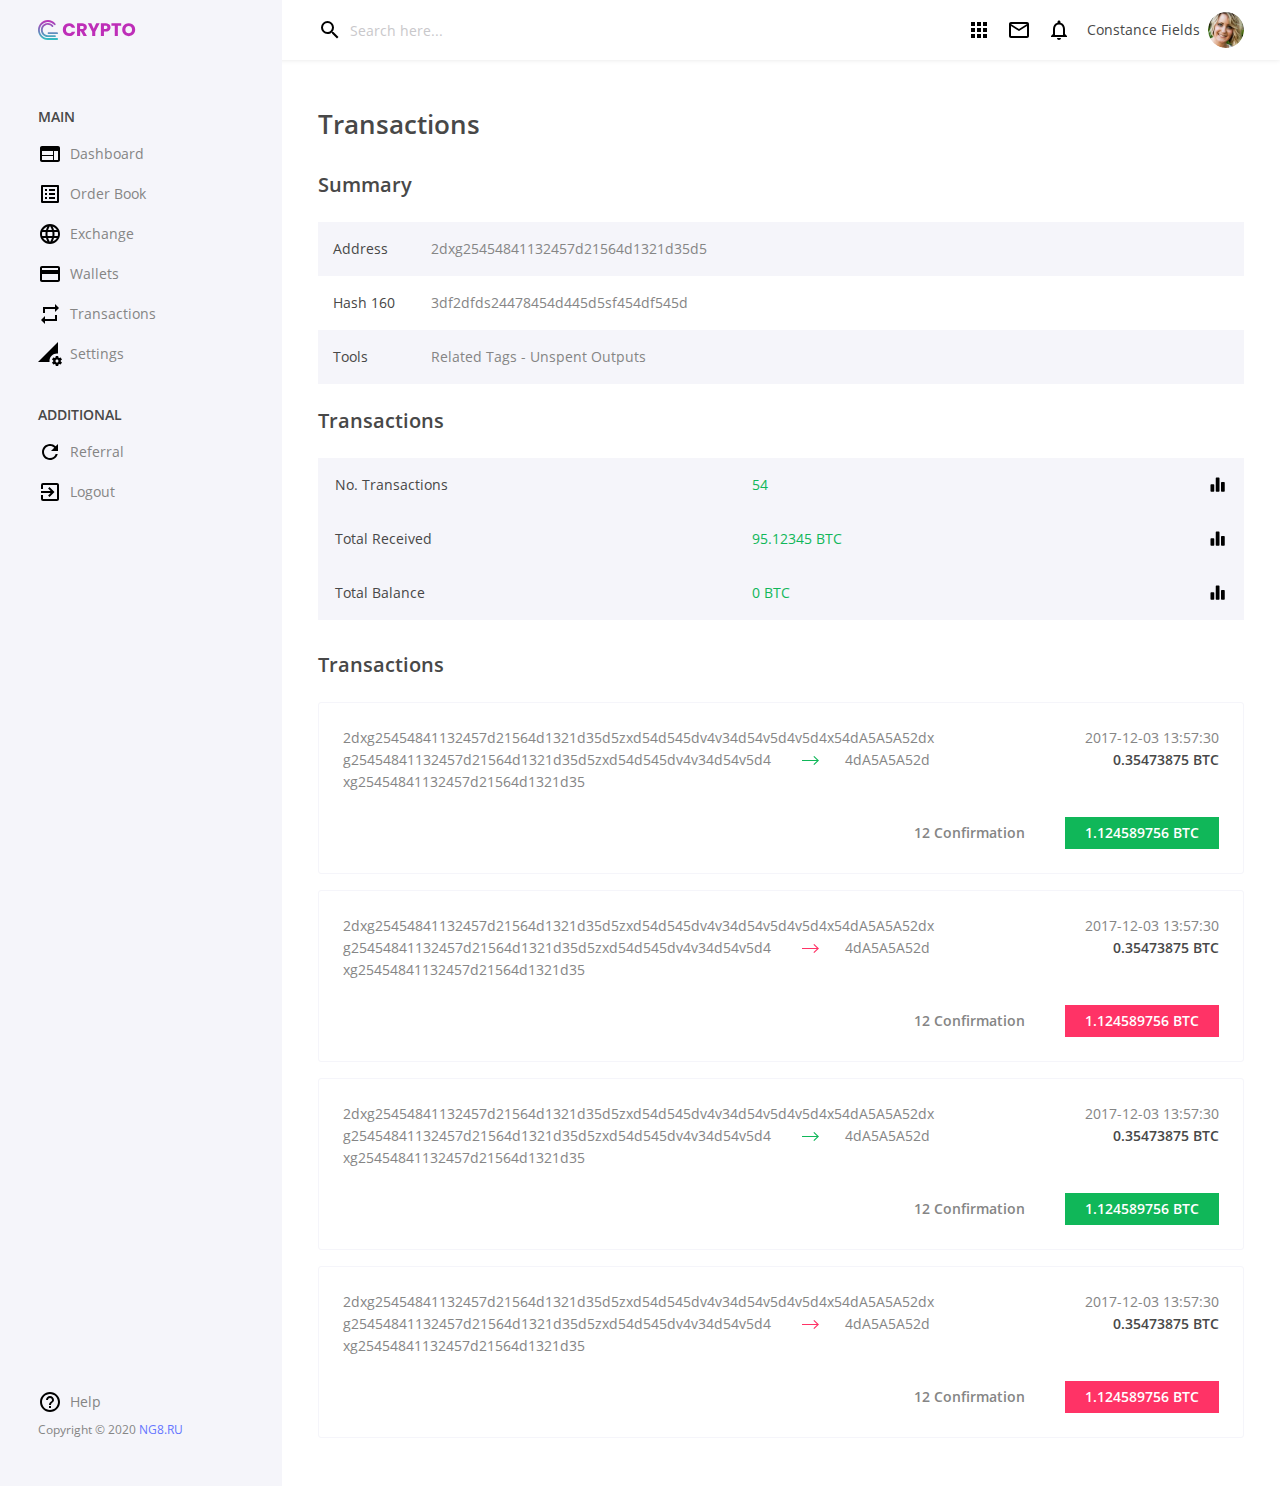
<file: transactions.html>
<!DOCTYPE html>
<html lang="en">
    <head>
      <meta charset="utf-8">
      <meta http-equiv="X-UA-Compatible" content="IE=edge">
      <meta name="viewport" content="width=device-width, initial-scale=1">
      <title>Transactions</title>
      <link href="css/perfect-scrollbar.css" rel="stylesheet">
      <link href="css/slick.css" rel="stylesheet">
      <link href="css/style.css" rel="stylesheet"><!--[if lt IE 9]>
      <script src="https://oss.maxcdn.com/html5shiv/3.7.3/html5shiv.min.js"></script>
      <script src="https://oss.maxcdn.com/respond/1.4.2/respond.min.js"></script><![endif]-->
    </head>
  <body>
    <div class="wrapper">
      <header class="header">
        <div class="header__left"><a class="logo" href="/"><img src="images/logo.svg" alt="Crypto" title="Crypto"></a>
              <button class="btn icon--block icon--block" type="button">
                    <svg class="icon icon--hamburger ">
                      <use xlink:href="images/icons.svg#icon--hamburger"></use>
                    </svg>
              </button>
        </div>
        <div class="header__right">
          <div class="header__serch">
                <form class="search" method="post" name="search">
                      <button class="btn icon--block icon--block" type="submit">
                            <svg class="icon icon--search ">
                              <use xlink:href="images/icons.svg#icon--search"></use>
                            </svg>
                      </button>
                      <div class="input">
                        <input type="text" name="serch" id="serch" placeholder="Search here...">
                      </div>
                </form>
          </div>
          <div class="header__action">
            <div class="header__action-btn">
                  <button class="btn icon--block icon--block" type="button">
                        <svg class="icon icon--apps ">
                          <use xlink:href="images/icons.svg#icon--apps"></use>
                        </svg>
                  </button>
                  <button class="btn icon--block icon--block" type="button">
                        <svg class="icon icon--mail ">
                          <use xlink:href="images/icons.svg#icon--mail"></use>
                        </svg>
                  </button>
                  <button class="btn icon--block icon--block" type="button">
                        <svg class="icon icon--notifications ">
                          <use xlink:href="images/icons.svg#icon--notifications"></use>
                        </svg>
                  </button>
            </div>
                <div class="header-profile">
                  <div class="header-profile__text"><a class="text" href="#" target="_blank">Constance Fields</a></div>
                      <div class="user-pik">
                        <picture><img class="user-pik__img" src="images/user-pic__img-01.png" srcset="images/user-pic__img-01@2x.png 2x" alt="Author" title="Author"></picture>
                      </div>
                </div>
          </div>
        </div>
      </header>
      <div class="body">
        <aside class="sidebar">
          <div class="sidebar__mobile"><a class="logo" href="/"><img src="images/logo.svg" alt="Crypto" title="Crypto"></a>
                <button class="btn icon--block icon--block" type="button">
                      <svg class="icon icon--close ">
                        <use xlink:href="images/icons.svg#icon--close"></use>
                      </svg>
                </button>
          </div>
          <div class="sidebar__body">
            <div class="sidebar__top">
              <div class="sidebar__item">
                    <nav class="menu">
                      <p class="menu__title h4">Main</p>
                      <ul class="menu__list">
                        <li class="menu__item"><a class="item-menu" href="#">
                                <div class="item-menu__icon">
                                      <svg class="icon icon--web ">
                                        <use xlink:href="images/icons.svg#icon--web"></use>
                                      </svg>
                                </div>
                                <p class="item-menu__text text">Dashboard</p></a>
                        </li>
                        <li class="menu__item"><a class="item-menu" href="2#">
                                <div class="item-menu__icon">
                                      <svg class="icon icon--list ">
                                        <use xlink:href="images/icons.svg#icon--list"></use>
                                      </svg>
                                </div>
                                <p class="item-menu__text text">Order Book</p></a>
                        </li>
                        <li class="menu__item"><a class="item-menu" href="2#">
                                <div class="item-menu__icon">
                                      <svg class="icon icon--planet ">
                                        <use xlink:href="images/icons.svg#icon--planet"></use>
                                      </svg>
                                </div>
                                <p class="item-menu__text text">Exchange</p></a>
                        </li>
                        <li class="menu__item"><a class="item-menu" href="#">
                                <div class="item-menu__icon">
                                      <svg class="icon icon--card ">
                                        <use xlink:href="images/icons.svg#icon--card"></use>
                                      </svg>
                                </div>
                                <p class="item-menu__text text">Wallets</p></a>
                        </li>
                        <li class="menu__item"><a class="item-menu" href="#">
                                <div class="item-menu__icon">
                                      <svg class="icon icon--repeat ">
                                        <use xlink:href="images/icons.svg#icon--repeat"></use>
                                      </svg>
                                </div>
                                <p class="item-menu__text text">Transactions</p></a>
                        </li>
                        <li class="menu__item"><a class="item-menu" href="#">
                                <div class="item-menu__icon">
                                      <svg class="icon icon--settings ">
                                        <use xlink:href="images/icons.svg#icon--settings"></use>
                                      </svg>
                                </div>
                                <p class="item-menu__text text">Settings</p></a>
                        </li>
                      </ul>
                    </nav>
              </div>
              <div class="sidebar__item">
                    <nav class="menu">
                      <p class="menu__title h4">Additional</p>
                      <ul class="menu__list">
                        <li class="menu__item"><a class="item-menu" href="#">
                                <div class="item-menu__icon">
                                      <svg class="icon icon--refresh ">
                                        <use xlink:href="images/icons.svg#icon--refresh"></use>
                                      </svg>
                                </div>
                                <p class="item-menu__text text">Referral</p></a>
                        </li>
                        <li class="menu__item"><a class="item-menu" href="2#">
                                <div class="item-menu__icon">
                                      <svg class="icon icon--exit ">
                                        <use xlink:href="images/icons.svg#icon--exit"></use>
                                      </svg>
                                </div>
                                <p class="item-menu__text text">Logout</p></a>
                        </li>
                      </ul>
                    </nav>
              </div>
            </div>
            <div class="sidebar__bottom"><a class="item-menu item-menu--pd " href="#">
                    <div class="item-menu__icon">
                          <svg class="icon icon--help ">
                            <use xlink:href="images/icons.svg#icon--help"></use>
                          </svg>
                    </div>
                    <p class="item-menu__text text">Help</p></a>
              <p class="text text--sm">Copyright © 2020 <a class="link" href="#" target="_blank">NG8.RU</a></p>
            </div>
          </div>
        </aside>
        <main class="main">
          <div class="transactions">
            <div class="row justify-content-between main__item">
              <div class="col-12 col-md-auto">
                <h1 class="h1">Transactions</h1>
              </div>
            </div>
            <div class="row main__item">
              <div class="col-12 col-xll-8 transactions__item--green">
                <h2 class="h2 transactions__mrb-green">Summary</h2>
                    <div class="summary-item">
                      <div class="summary-item__body">
                        <p class="summary-item__title text text--black">Address</p>
                        <p class="summary-item__text text">2dxg25454841132457d21564d1321d35d5</p>
                      </div>
                    </div>
                    <div class="summary-item summary-item--white">
                      <div class="summary-item__body">
                        <p class="summary-item__title text text--black">Hash 160</p>
                        <p class="summary-item__text text">3df2dfds24478454d445d5sf454df545d</p>
                      </div>
                    </div>
                    <div class="summary-item">
                      <div class="summary-item__body">
                        <p class="summary-item__title text text--black">Tools</p>
                        <p class="summary-item__text text">Related Tags - Unspent Outputs</p>
                      </div>
                    </div>
              </div>
              <div class="col-12 col-xll-4 transactions__item--green">
                <h2 class="h2 transactions__mrb-green">Transactions</h2>
                    <div class="summary-item summary-item--icon">
                      <div class="summary-item__body">
                        <p class="summary-item__title text text--black">No. Transactions</p>
                        <p class="summary-item__text text">54</p>
                      </div>
                          <svg class="icon icon--chart icon--18">
                            <use xlink:href="images/icons.svg#icon--chart"></use>
                          </svg>
                    </div>
                    <div class="summary-item summary-item--icon">
                      <div class="summary-item__body">
                        <p class="summary-item__title text text--black">Total Received</p>
                        <p class="summary-item__text text">95.12345 BTC</p>
                      </div>
                          <svg class="icon icon--chart icon--18">
                            <use xlink:href="images/icons.svg#icon--chart"></use>
                          </svg>
                    </div>
                    <div class="summary-item summary-item--icon">
                      <div class="summary-item__body">
                        <p class="summary-item__title text text--black">Total Balance</p>
                        <p class="summary-item__text text">0 BTC</p>
                      </div>
                          <svg class="icon icon--chart icon--18">
                            <use xlink:href="images/icons.svg#icon--chart"></use>
                          </svg>
                    </div>
              </div>
            </div>
            <div class="row">
              <div class="col-12">
                <h2 class="h2 transactions__mrb-green">Transactions</h2>
                <ul class="transactions__list">
                  <li class="transactions__item">
                        <div class="transactions-item">
                          <div class="transactions-item__top">
                            <p class="transactions-item__text text">2dxg25454841132457d21564d1321d35d5zxd54d545dv4v34d54v5d4v5d4x54dA5A5A52dxg25454841132457d21564d1321d35d5zxd54d545dv4v34d54v5d4 <img class="transactions-item__img" src="images/transactions-item__img-arrows-green.svg" alt="arrows">4dA5A5A52dxg25454841132457d21564d1321d35</p>
                            <div class="transactions-item__info">
                              <p class="transactions-item__date text">2017-12-03 13:57:30</p>
                              <p class="transactions-item__crypto text text--semibold text--black">0.35473875 BTC</p>
                            </div>
                          </div>
                          <div class="transactions-item__bottom"><span class="text text--semibold">12 Confirmation</span>
                                <p class="badge text text--sm text--bold badge--big">1.124589756 BTC</p>
                          </div>
                        </div>
                  </li>
                  <li class="transactions__item">
                        <div class="transactions-item">
                          <div class="transactions-item__top">
                            <p class="transactions-item__text text">2dxg25454841132457d21564d1321d35d5zxd54d545dv4v34d54v5d4v5d4x54dA5A5A52dxg25454841132457d21564d1321d35d5zxd54d545dv4v34d54v5d4 <img class="transactions-item__img" src="images/transactions-item__img-arrows-red.svg" alt="arrows">4dA5A5A52dxg25454841132457d21564d1321d35</p>
                            <div class="transactions-item__info">
                              <p class="transactions-item__date text">2017-12-03 13:57:30</p>
                              <p class="transactions-item__crypto text text--semibold text--black">0.35473875 BTC</p>
                            </div>
                          </div>
                          <div class="transactions-item__bottom"><span class="text text--semibold">12 Confirmation</span>
                                <p class="badge text text--sm text--bold badge--big badge--big-red">1.124589756 BTC</p>
                          </div>
                        </div>
                  </li>
                  <li class="transactions__item">
                        <div class="transactions-item">
                          <div class="transactions-item__top">
                            <p class="transactions-item__text text">2dxg25454841132457d21564d1321d35d5zxd54d545dv4v34d54v5d4v5d4x54dA5A5A52dxg25454841132457d21564d1321d35d5zxd54d545dv4v34d54v5d4 <img class="transactions-item__img" src="images/transactions-item__img-arrows-green.svg" alt="arrows">4dA5A5A52dxg25454841132457d21564d1321d35</p>
                            <div class="transactions-item__info">
                              <p class="transactions-item__date text">2017-12-03 13:57:30</p>
                              <p class="transactions-item__crypto text text--semibold text--black">0.35473875 BTC</p>
                            </div>
                          </div>
                          <div class="transactions-item__bottom"><span class="text text--semibold">12 Confirmation</span>
                                <p class="badge text text--sm text--bold badge--big">1.124589756 BTC</p>
                          </div>
                        </div>
                  </li>
                  <li class="transactions__item">
                        <div class="transactions-item">
                          <div class="transactions-item__top">
                            <p class="transactions-item__text text">2dxg25454841132457d21564d1321d35d5zxd54d545dv4v34d54v5d4v5d4x54dA5A5A52dxg25454841132457d21564d1321d35d5zxd54d545dv4v34d54v5d4 <img class="transactions-item__img" src="images/transactions-item__img-arrows-red.svg" alt="arrows">4dA5A5A52dxg25454841132457d21564d1321d35</p>
                            <div class="transactions-item__info">
                              <p class="transactions-item__date text">2017-12-03 13:57:30</p>
                              <p class="transactions-item__crypto text text--semibold text--black">0.35473875 BTC</p>
                            </div>
                          </div>
                          <div class="transactions-item__bottom"><span class="text text--semibold">12 Confirmation</span>
                                <p class="badge text text--sm text--bold badge--big badge--big-red">1.124589756 BTC</p>
                          </div>
                        </div>
                  </li>
                </ul>
              </div>
            </div>
          </div>
        </main>
      </div>
      <div class="overlay"></div>
    </div>
    <script src="js/jquery-3.4.1.min.js"></script>
    <script src="js/slick.min.js"></script>
    <script src="js/svg4everybody.min.js"></script>
    <script src="js/perfect-scrollbar.min.js"></script>
    <script src="js/jquery.tabslet.min.js"></script>
    <script>$(document).ready(function () {	svg4everybody({});});</script>
    <script src="js/script.js"></script>
  </body>
</html>
</file>
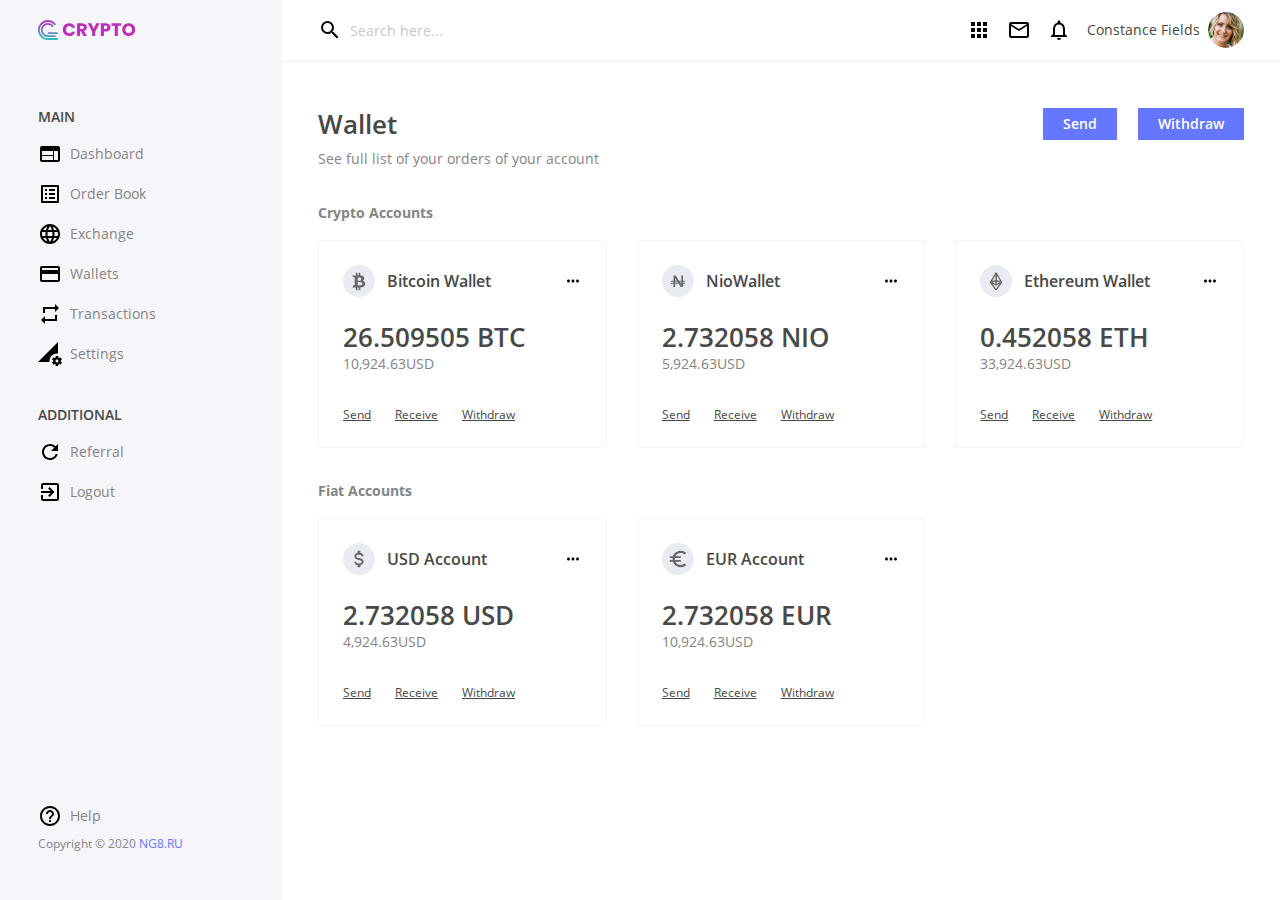
<file: wallet.html>
<!DOCTYPE html>
<html lang="en">
    <head>
      <meta charset="utf-8">
      <meta http-equiv="X-UA-Compatible" content="IE=edge">
      <meta name="viewport" content="width=device-width, initial-scale=1">
      <title>Wallet</title>
      <link href="css/perfect-scrollbar.css" rel="stylesheet">
      <link href="css/slick.css" rel="stylesheet">
      <link href="css/style.css" rel="stylesheet"><!--[if lt IE 9]>
      <script src="https://oss.maxcdn.com/html5shiv/3.7.3/html5shiv.min.js"></script>
      <script src="https://oss.maxcdn.com/respond/1.4.2/respond.min.js"></script><![endif]-->
    </head>
  <body>
    <div class="wrapper">
      <header class="header">
        <div class="header__left"><a class="logo" href="/"><img src="images/logo.svg" alt="Crypto" title="Crypto"></a>
              <button class="btn icon--block icon--block" type="button">
                    <svg class="icon icon--hamburger ">
                      <use xlink:href="images/icons.svg#icon--hamburger"></use>
                    </svg>
              </button>
        </div>
        <div class="header__right">
          <div class="header__serch">
                <form class="search" method="post" name="search">
                      <button class="btn icon--block icon--block" type="submit">
                            <svg class="icon icon--search ">
                              <use xlink:href="images/icons.svg#icon--search"></use>
                            </svg>
                      </button>
                      <div class="input">
                        <input type="text" name="serch" id="serch" placeholder="Search here...">
                      </div>
                </form>
          </div>
          <div class="header__action">
            <div class="header__action-btn">
                  <button class="btn icon--block icon--block" type="button">
                        <svg class="icon icon--apps ">
                          <use xlink:href="images/icons.svg#icon--apps"></use>
                        </svg>
                  </button>
                  <button class="btn icon--block icon--block" type="button">
                        <svg class="icon icon--mail ">
                          <use xlink:href="images/icons.svg#icon--mail"></use>
                        </svg>
                  </button>
                  <button class="btn icon--block icon--block" type="button">
                        <svg class="icon icon--notifications ">
                          <use xlink:href="images/icons.svg#icon--notifications"></use>
                        </svg>
                  </button>
            </div>
                <div class="header-profile">
                  <div class="header-profile__text"><a class="text" href="#" target="_blank">Constance Fields</a></div>
                      <div class="user-pik">
                        <picture><img class="user-pik__img" src="images/user-pic__img-01.png" srcset="images/user-pic__img-01@2x.png 2x" alt="Author" title="Author"></picture>
                      </div>
                </div>
          </div>
        </div>
      </header>
      <div class="body">
        <aside class="sidebar">
          <div class="sidebar__mobile"><a class="logo" href="/"><img src="images/logo.svg" alt="Crypto" title="Crypto"></a>
                <button class="btn icon--block icon--block" type="button">
                      <svg class="icon icon--close ">
                        <use xlink:href="images/icons.svg#icon--close"></use>
                      </svg>
                </button>
          </div>
          <div class="sidebar__body">
            <div class="sidebar__top">
              <div class="sidebar__item">
                    <nav class="menu">
                      <p class="menu__title h4">Main</p>
                      <ul class="menu__list">
                        <li class="menu__item"><a class="item-menu" href="#">
                                <div class="item-menu__icon">
                                      <svg class="icon icon--web ">
                                        <use xlink:href="images/icons.svg#icon--web"></use>
                                      </svg>
                                </div>
                                <p class="item-menu__text text">Dashboard</p></a>
                        </li>
                        <li class="menu__item"><a class="item-menu" href="2#">
                                <div class="item-menu__icon">
                                      <svg class="icon icon--list ">
                                        <use xlink:href="images/icons.svg#icon--list"></use>
                                      </svg>
                                </div>
                                <p class="item-menu__text text">Order Book</p></a>
                        </li>
                        <li class="menu__item"><a class="item-menu" href="2#">
                                <div class="item-menu__icon">
                                      <svg class="icon icon--planet ">
                                        <use xlink:href="images/icons.svg#icon--planet"></use>
                                      </svg>
                                </div>
                                <p class="item-menu__text text">Exchange</p></a>
                        </li>
                        <li class="menu__item"><a class="item-menu" href="#">
                                <div class="item-menu__icon">
                                      <svg class="icon icon--card ">
                                        <use xlink:href="images/icons.svg#icon--card"></use>
                                      </svg>
                                </div>
                                <p class="item-menu__text text">Wallets</p></a>
                        </li>
                        <li class="menu__item"><a class="item-menu" href="#">
                                <div class="item-menu__icon">
                                      <svg class="icon icon--repeat ">
                                        <use xlink:href="images/icons.svg#icon--repeat"></use>
                                      </svg>
                                </div>
                                <p class="item-menu__text text">Transactions</p></a>
                        </li>
                        <li class="menu__item"><a class="item-menu" href="#">
                                <div class="item-menu__icon">
                                      <svg class="icon icon--settings ">
                                        <use xlink:href="images/icons.svg#icon--settings"></use>
                                      </svg>
                                </div>
                                <p class="item-menu__text text">Settings</p></a>
                        </li>
                      </ul>
                    </nav>
              </div>
              <div class="sidebar__item">
                    <nav class="menu">
                      <p class="menu__title h4">Additional</p>
                      <ul class="menu__list">
                        <li class="menu__item"><a class="item-menu" href="#">
                                <div class="item-menu__icon">
                                      <svg class="icon icon--refresh ">
                                        <use xlink:href="images/icons.svg#icon--refresh"></use>
                                      </svg>
                                </div>
                                <p class="item-menu__text text">Referral</p></a>
                        </li>
                        <li class="menu__item"><a class="item-menu" href="2#">
                                <div class="item-menu__icon">
                                      <svg class="icon icon--exit ">
                                        <use xlink:href="images/icons.svg#icon--exit"></use>
                                      </svg>
                                </div>
                                <p class="item-menu__text text">Logout</p></a>
                        </li>
                      </ul>
                    </nav>
              </div>
            </div>
            <div class="sidebar__bottom"><a class="item-menu item-menu--pd " href="#">
                    <div class="item-menu__icon">
                          <svg class="icon icon--help ">
                            <use xlink:href="images/icons.svg#icon--help"></use>
                          </svg>
                    </div>
                    <p class="item-menu__text text">Help</p></a>
              <p class="text text--sm">Copyright © 2020 <a class="link" href="#" target="_blank">NG8.RU</a></p>
            </div>
          </div>
        </aside>
        <main class="main">
          <div class="wallet">
            <div class="row justify-content-between main__item">
              <div class="col-12 col-md-auto main__mrh1">
                <h1 class="wallet__mr-violet h1">Wallet</h1>
                <p class="text">See full list of your orders of your account</p>
              </div>
              <div class="col-12 col-md-auto">
                    <button class="btn wallet__btn-mr17 wallet__btn-mr17" type="button"><span class="btn__text">Send</span>
                    </button>
                    <button class="btn" type="button"><span class="btn__text">Withdraw</span>
                    </button>
              </div>
            </div>
            <div class="row wallet__item">
              <div class="col-12">
                <p class="text text--bold">Crypto Accounts</p>
              </div>
            </div>
            <div class="row">
              <div class="col-12 col-md-6 col-lg-4 wallet__item--yellow">
                    <div class="wallet-item">
                      <div class="wallet-item__top"><a class="wallet-item__left" href="#" target="_blank">
                              <svg class="icon icon--btc icon--32">
                                <use xlink:href="images/icons.svg#icon--btc"></use>
                              </svg><span class="wallet-item__title h3">Bitcoin Wallet</span></a>
                            <button class="btn icon--block icon--block-gray icon--block icon--block-gray" type="button">
                                  <svg class="icon icon--more icon--18">
                                    <use xlink:href="images/icons.svg#icon--more"></use>
                                  </svg>
                            </button>
                      </div>
                      <div class="wallet-item__body"><span class="wallet-item__crypto h1">26.509505 BTC</span><span class="wallet-item__currency text">10,924.63USD</span></div>
                      <div class="wallet-item__bottom"><a class="wallet-item__link link link--black text text--sm" href="#">Send</a><a class="wallet-item__link link link--black text text--sm" href="#">Receive</a><a class="wallet-item__link link link--black text text--sm" href="#">Withdraw</a></div>
                    </div>
              </div>
              <div class="col-12 col-md-6 col-lg-4 wallet__item--yellow">
                    <div class="wallet-item">
                      <div class="wallet-item__top"><a class="wallet-item__left" href="#" target="_blank">
                              <svg class="icon icon--nio icon--32">
                                <use xlink:href="images/icons.svg#icon--nio"></use>
                              </svg><span class="wallet-item__title h3">NioWallet</span></a>
                            <button class="btn icon--block icon--block-gray icon--block icon--block-gray" type="button">
                                  <svg class="icon icon--more icon--18">
                                    <use xlink:href="images/icons.svg#icon--more"></use>
                                  </svg>
                            </button>
                      </div>
                      <div class="wallet-item__body"><span class="wallet-item__crypto h1">2.732058 NIO</span><span class="wallet-item__currency text">5,924.63USD</span></div>
                      <div class="wallet-item__bottom"><a class="wallet-item__link link link--black text text--sm" href="#">Send</a><a class="wallet-item__link link link--black text text--sm" href="#">Receive</a><a class="wallet-item__link link link--black text text--sm" href="#">Withdraw</a></div>
                    </div>
              </div>
              <div class="col-12 col-md-6 col-lg-4 wallet__item--yellow">
                    <div class="wallet-item">
                      <div class="wallet-item__top"><a class="wallet-item__left" href="#" target="_blank">
                              <svg class="icon icon--eth icon--32">
                                <use xlink:href="images/icons.svg#icon--eth"></use>
                              </svg><span class="wallet-item__title h3">Ethereum Wallet</span></a>
                            <button class="btn icon--block icon--block-gray icon--block icon--block-gray" type="button">
                                  <svg class="icon icon--more icon--18">
                                    <use xlink:href="images/icons.svg#icon--more"></use>
                                  </svg>
                            </button>
                      </div>
                      <div class="wallet-item__body"><span class="wallet-item__crypto h1">0.452058 ETH</span><span class="wallet-item__currency text">33,924.63USD</span></div>
                      <div class="wallet-item__bottom"><a class="wallet-item__link link link--black text text--sm" href="#">Send</a><a class="wallet-item__link link link--black text text--sm" href="#">Receive</a><a class="wallet-item__link link link--black text text--sm" href="#">Withdraw</a></div>
                    </div>
              </div>
            </div>
            <div class="row wallet__item">
              <div class="col-12">
                <p class="text text--bold">Fiat Accounts</p>
              </div>
            </div>
            <div class="row">
              <div class="col-12 col-md-6 col-lg-4 wallet__item--mobile-blue">
                    <div class="wallet-item">
                      <div class="wallet-item__top"><a class="wallet-item__left" href="#" target="_blank">
                              <svg class="icon icon--usd icon--32">
                                <use xlink:href="images/icons.svg#icon--usd"></use>
                              </svg><span class="wallet-item__title h3">USD Account</span></a>
                            <button class="btn icon--block icon--block-gray icon--block icon--block-gray" type="button">
                                  <svg class="icon icon--more icon--18">
                                    <use xlink:href="images/icons.svg#icon--more"></use>
                                  </svg>
                            </button>
                      </div>
                      <div class="wallet-item__body"><span class="wallet-item__crypto h1">2.732058 USD</span><span class="wallet-item__currency text">4,924.63USD</span></div>
                      <div class="wallet-item__bottom"><a class="wallet-item__link link link--black text text--sm" href="#">Send</a><a class="wallet-item__link link link--black text text--sm" href="#">Receive</a><a class="wallet-item__link link link--black text text--sm" href="#">Withdraw</a></div>
                    </div>
              </div>
              <div class="col-12 col-md-6 col-lg-4 wallet__item--mobile-blue">
                    <div class="wallet-item">
                      <div class="wallet-item__top"><a class="wallet-item__left" href="#" target="_blank">
                              <svg class="icon icon--eur icon--32">
                                <use xlink:href="images/icons.svg#icon--eur"></use>
                              </svg><span class="wallet-item__title h3">EUR Account</span></a>
                            <button class="btn icon--block icon--block-gray icon--block icon--block-gray" type="button">
                                  <svg class="icon icon--more icon--18">
                                    <use xlink:href="images/icons.svg#icon--more"></use>
                                  </svg>
                            </button>
                      </div>
                      <div class="wallet-item__body"><span class="wallet-item__crypto h1">2.732058 EUR</span><span class="wallet-item__currency text">10,924.63USD</span></div>
                      <div class="wallet-item__bottom"><a class="wallet-item__link link link--black text text--sm" href="#">Send</a><a class="wallet-item__link link link--black text text--sm" href="#">Receive</a><a class="wallet-item__link link link--black text text--sm" href="#">Withdraw</a></div>
                    </div>
              </div>
            </div>
          </div>
        </main>
      </div>
      <div class="overlay"></div>
    </div>
    <script src="js/jquery-3.4.1.min.js"></script>
    <script src="js/slick.min.js"></script>
    <script src="js/svg4everybody.min.js"></script>
    <script src="js/perfect-scrollbar.min.js"></script>
    <script src="js/jquery.tabslet.min.js"></script>
    <script>$(document).ready(function () {	svg4everybody({});});</script>
    <script src="js/script.js"></script>
  </body>
</html>
</file>
<file: css/perfect-scrollbar.css>
/*
 * Container style
 */
.ps {
  overflow: hidden !important;
  overflow-anchor: none;
  -ms-overflow-style: none;
  touch-action: auto;
  -ms-touch-action: auto;
}

/*
 * Scrollbar rail styles
 */
.ps__rail-x {
  display: none;
  opacity: 0;
  transition: background-color .2s linear, opacity .2s linear;
  -webkit-transition: background-color .2s linear, opacity .2s linear;
  height: 15px;
  /* there must be 'bottom' or 'top' for ps__rail-x */
  bottom: 0px;
  /* please don't change 'position' */
  position: absolute;
}

.ps__rail-y {
  display: none;
  opacity: 0;
  transition: background-color .2s linear, opacity .2s linear;
  -webkit-transition: background-color .2s linear, opacity .2s linear;
  width: 15px;
  /* there must be 'right' or 'left' for ps__rail-y */
  right: 0;
  /* please don't change 'position' */
  position: absolute;
}

.ps--active-x > .ps__rail-x,
.ps--active-y > .ps__rail-y {
  display: block;
  background-color: transparent;
}

.ps:hover > .ps__rail-x,
.ps:hover > .ps__rail-y,
.ps--focus > .ps__rail-x,
.ps--focus > .ps__rail-y,
.ps--scrolling-x > .ps__rail-x,
.ps--scrolling-y > .ps__rail-y {
  opacity: 0.6;
}

.ps .ps__rail-x:hover,
.ps .ps__rail-y:hover,
.ps .ps__rail-x:focus,
.ps .ps__rail-y:focus,
.ps .ps__rail-x.ps--clicking,
.ps .ps__rail-y.ps--clicking {
  background-color: #eee;
  opacity: 0.9;
}

/*
 * Scrollbar thumb styles
 */
.ps__thumb-x {
  background-color: #aaa;
  border-radius: 6px;
  transition: background-color .2s linear, height .2s ease-in-out;
  -webkit-transition: background-color .2s linear, height .2s ease-in-out;
  height: 6px;
  /* there must be 'bottom' for ps__thumb-x */
  bottom: 2px;
  /* please don't change 'position' */
  position: absolute;
}

.ps__thumb-y {
  background-color: #aaa;
  border-radius: 6px;
  transition: background-color .2s linear, width .2s ease-in-out;
  -webkit-transition: background-color .2s linear, width .2s ease-in-out;
  width: 6px;
  /* there must be 'right' for ps__thumb-y */
  right: 2px;
  /* please don't change 'position' */
  position: absolute;
}

.ps__rail-x:hover > .ps__thumb-x,
.ps__rail-x:focus > .ps__thumb-x,
.ps__rail-x.ps--clicking .ps__thumb-x {
  background-color: #999;
  height: 11px;
}

.ps__rail-y:hover > .ps__thumb-y,
.ps__rail-y:focus > .ps__thumb-y,
.ps__rail-y.ps--clicking .ps__thumb-y {
  background-color: #999;
  width: 11px;
}

/* MS supports */
@supports (-ms-overflow-style: none) {
  .ps {
    overflow: auto !important;
  }
}

@media screen and (-ms-high-contrast: active), (-ms-high-contrast: none) {
  .ps {
    overflow: auto !important;
  }
}
</file>
<file: css/style.css>
@font-face {
  font-family: 'Open Sans';
  src: url("../fonts/OpenSans-Regular.woff2") format("woff2"), url("../fonts/OpenSans-Regular.woff") format("woff");
  font-style: normal;
  font-weight: normal; }

@font-face {
  font-family: 'Open Sans';
  src: url("../fonts/OpenSans-Bold.woff2") format("woff2"), url("../fonts/OpenSans-Bold.woff") format("woff");
  font-style: normal;
  font-weight: bold; }

@font-face {
  font-family: 'Open Sans';
  src: url("../fonts/OpenSans-SemiBold.woff2") format("woff2"), url("../fonts/OpenSans-SemiBold.woff") format("woff");
  font-weight: 600;
  font-style: normal; }

/*
 * Fonts
 *
 */
/*
 * Colors Base
 *
 */
/*
 * Colors Works
 *
 */
/*
 * Grid
 *
 */
/*
 * Space
 *
 */
/*
 * Animation Speed
 *
 */
/* 1 Positioning */
/* 2 Block model */
/* 3 Typography */
/* 4 Visual */
/* 5 Animation */
/* 6 Misc */
/*
 * 	@include space(padding, top, green);
 */
/*!
 * Bootstrap Grid v4.0.0 (https://getbootstrap.com)
 * Copyright 2011-2018 The Bootstrap Authors
 * Copyright 2011-2018 Twitter, Inc.
 * Licensed under MIT (https://github.com/twbs/bootstrap/blob/master/LICENSE)
 */
@-ms-viewport {
  width: device-width; }

html {
  -webkit-box-sizing: border-box;
  box-sizing: border-box;
  -ms-overflow-style: scrollbar; }

*,
*::before,
*::after {
  -webkit-box-sizing: inherit;
  box-sizing: inherit; }

.container {
  width: 100%;
  padding-right: 15px;
  padding-left: 15px;
  margin-right: auto;
  margin-left: auto; }
  @media (min-width: 576px) {
    .container {
      max-width: 540px; } }
  @media (min-width: 768px) {
    .container {
      max-width: 720px; } }
  @media (min-width: 992px) {
    .container {
      max-width: 960px; } }
  @media (min-width: 1200px) {
    .container {
      max-width: 1752px; } }

.container-fluid {
  width: 100%;
  padding-right: 15px;
  padding-left: 15px;
  margin-right: auto;
  margin-left: auto; }

.row {
  display: -webkit-box;
  display: -ms-flexbox;
  display: flex;
  -ms-flex-wrap: wrap;
  flex-wrap: wrap;
  margin-right: -15px;
  margin-left: -15px; }

.no-gutters {
  margin-right: 0;
  margin-left: 0; }
  .no-gutters > .col,
  .no-gutters > [class*="col-"] {
    padding-right: 0;
    padding-left: 0; }

.col-1, .col-2, .col-3, .col-4, .col-5, .col-6, .col-7, .col-8, .col-9, .col-10, .col-11, .col-12, .col,
.col-auto, .col-sm-1, .col-sm-2, .col-sm-3, .col-sm-4, .col-sm-5, .col-sm-6, .col-sm-7, .col-sm-8, .col-sm-9, .col-sm-10, .col-sm-11, .col-sm-12, .col-sm,
.col-sm-auto, .col-md-1, .col-md-2, .col-md-3, .col-md-4, .col-md-5, .col-md-6, .col-md-7, .col-md-8, .col-md-9, .col-md-10, .col-md-11, .col-md-12, .col-md,
.col-md-auto, .col-lg-1, .col-lg-2, .col-lg-3, .col-lg-4, .col-lg-5, .col-lg-6, .col-lg-7, .col-lg-8, .col-lg-9, .col-lg-10, .col-lg-11, .col-lg-12, .col-lg,
.col-lg-auto, .col-xl-1, .col-xl-2, .col-xl-3, .col-xl-4, .col-xl-5, .col-xl-6, .col-xl-7, .col-xl-8, .col-xl-9, .col-xl-10, .col-xl-11, .col-xl-12, .col-xl,
.col-xl-auto, .col-xll-1, .col-xll-2, .col-xll-3, .col-xll-4, .col-xll-5, .col-xll-6, .col-xll-7, .col-xll-8, .col-xll-9, .col-xll-10, .col-xll-11, .col-xll-12, .col-xll,
.col-xll-auto {
  position: relative;
  width: 100%;
  min-height: 1px;
  padding-right: 15px;
  padding-left: 15px; }

.col {
  -ms-flex-preferred-size: 0;
  flex-basis: 0;
  -webkit-box-flex: 1;
  -ms-flex-positive: 1;
  flex-grow: 1;
  max-width: 100%; }

.col-auto {
  -webkit-box-flex: 0;
  -ms-flex: 0 0 auto;
  flex: 0 0 auto;
  width: auto;
  max-width: none; }

.col-1 {
  -webkit-box-flex: 0;
  -ms-flex: 0 0 8.33333%;
  flex: 0 0 8.33333%;
  max-width: 8.33333%; }

.col-2 {
  -webkit-box-flex: 0;
  -ms-flex: 0 0 16.66667%;
  flex: 0 0 16.66667%;
  max-width: 16.66667%; }

.col-3 {
  -webkit-box-flex: 0;
  -ms-flex: 0 0 25%;
  flex: 0 0 25%;
  max-width: 25%; }

.col-4 {
  -webkit-box-flex: 0;
  -ms-flex: 0 0 33.33333%;
  flex: 0 0 33.33333%;
  max-width: 33.33333%; }

.col-5 {
  -webkit-box-flex: 0;
  -ms-flex: 0 0 41.66667%;
  flex: 0 0 41.66667%;
  max-width: 41.66667%; }

.col-6 {
  -webkit-box-flex: 0;
  -ms-flex: 0 0 50%;
  flex: 0 0 50%;
  max-width: 50%; }

.col-7 {
  -webkit-box-flex: 0;
  -ms-flex: 0 0 58.33333%;
  flex: 0 0 58.33333%;
  max-width: 58.33333%; }

.col-8 {
  -webkit-box-flex: 0;
  -ms-flex: 0 0 66.66667%;
  flex: 0 0 66.66667%;
  max-width: 66.66667%; }

.col-9 {
  -webkit-box-flex: 0;
  -ms-flex: 0 0 75%;
  flex: 0 0 75%;
  max-width: 75%; }

.col-10 {
  -webkit-box-flex: 0;
  -ms-flex: 0 0 83.33333%;
  flex: 0 0 83.33333%;
  max-width: 83.33333%; }

.col-11 {
  -webkit-box-flex: 0;
  -ms-flex: 0 0 91.66667%;
  flex: 0 0 91.66667%;
  max-width: 91.66667%; }

.col-12 {
  -webkit-box-flex: 0;
  -ms-flex: 0 0 100%;
  flex: 0 0 100%;
  max-width: 100%; }

.order-first {
  -webkit-box-ordinal-group: 0;
  -ms-flex-order: -1;
  order: -1; }

.order-last {
  -webkit-box-ordinal-group: 14;
  -ms-flex-order: 13;
  order: 13; }

.order-0 {
  -webkit-box-ordinal-group: 1;
  -ms-flex-order: 0;
  order: 0; }

.order-1 {
  -webkit-box-ordinal-group: 2;
  -ms-flex-order: 1;
  order: 1; }

.order-2 {
  -webkit-box-ordinal-group: 3;
  -ms-flex-order: 2;
  order: 2; }

.order-3 {
  -webkit-box-ordinal-group: 4;
  -ms-flex-order: 3;
  order: 3; }

.order-4 {
  -webkit-box-ordinal-group: 5;
  -ms-flex-order: 4;
  order: 4; }

.order-5 {
  -webkit-box-ordinal-group: 6;
  -ms-flex-order: 5;
  order: 5; }

.order-6 {
  -webkit-box-ordinal-group: 7;
  -ms-flex-order: 6;
  order: 6; }

.order-7 {
  -webkit-box-ordinal-group: 8;
  -ms-flex-order: 7;
  order: 7; }

.order-8 {
  -webkit-box-ordinal-group: 9;
  -ms-flex-order: 8;
  order: 8; }

.order-9 {
  -webkit-box-ordinal-group: 10;
  -ms-flex-order: 9;
  order: 9; }

.order-10 {
  -webkit-box-ordinal-group: 11;
  -ms-flex-order: 10;
  order: 10; }

.order-11 {
  -webkit-box-ordinal-group: 12;
  -ms-flex-order: 11;
  order: 11; }

.order-12 {
  -webkit-box-ordinal-group: 13;
  -ms-flex-order: 12;
  order: 12; }

.offset-1 {
  margin-left: 8.33333%; }

.offset-2 {
  margin-left: 16.66667%; }

.offset-3 {
  margin-left: 25%; }

.offset-4 {
  margin-left: 33.33333%; }

.offset-5 {
  margin-left: 41.66667%; }

.offset-6 {
  margin-left: 50%; }

.offset-7 {
  margin-left: 58.33333%; }

.offset-8 {
  margin-left: 66.66667%; }

.offset-9 {
  margin-left: 75%; }

.offset-10 {
  margin-left: 83.33333%; }

.offset-11 {
  margin-left: 91.66667%; }

@media (min-width: 576px) {
  .col-sm {
    -ms-flex-preferred-size: 0;
    flex-basis: 0;
    -webkit-box-flex: 1;
    -ms-flex-positive: 1;
    flex-grow: 1;
    max-width: 100%; }
  .col-sm-auto {
    -webkit-box-flex: 0;
    -ms-flex: 0 0 auto;
    flex: 0 0 auto;
    width: auto;
    max-width: none; }
  .col-sm-1 {
    -webkit-box-flex: 0;
    -ms-flex: 0 0 8.33333%;
    flex: 0 0 8.33333%;
    max-width: 8.33333%; }
  .col-sm-2 {
    -webkit-box-flex: 0;
    -ms-flex: 0 0 16.66667%;
    flex: 0 0 16.66667%;
    max-width: 16.66667%; }
  .col-sm-3 {
    -webkit-box-flex: 0;
    -ms-flex: 0 0 25%;
    flex: 0 0 25%;
    max-width: 25%; }
  .col-sm-4 {
    -webkit-box-flex: 0;
    -ms-flex: 0 0 33.33333%;
    flex: 0 0 33.33333%;
    max-width: 33.33333%; }
  .col-sm-5 {
    -webkit-box-flex: 0;
    -ms-flex: 0 0 41.66667%;
    flex: 0 0 41.66667%;
    max-width: 41.66667%; }
  .col-sm-6 {
    -webkit-box-flex: 0;
    -ms-flex: 0 0 50%;
    flex: 0 0 50%;
    max-width: 50%; }
  .col-sm-7 {
    -webkit-box-flex: 0;
    -ms-flex: 0 0 58.33333%;
    flex: 0 0 58.33333%;
    max-width: 58.33333%; }
  .col-sm-8 {
    -webkit-box-flex: 0;
    -ms-flex: 0 0 66.66667%;
    flex: 0 0 66.66667%;
    max-width: 66.66667%; }
  .col-sm-9 {
    -webkit-box-flex: 0;
    -ms-flex: 0 0 75%;
    flex: 0 0 75%;
    max-width: 75%; }
  .col-sm-10 {
    -webkit-box-flex: 0;
    -ms-flex: 0 0 83.33333%;
    flex: 0 0 83.33333%;
    max-width: 83.33333%; }
  .col-sm-11 {
    -webkit-box-flex: 0;
    -ms-flex: 0 0 91.66667%;
    flex: 0 0 91.66667%;
    max-width: 91.66667%; }
  .col-sm-12 {
    -webkit-box-flex: 0;
    -ms-flex: 0 0 100%;
    flex: 0 0 100%;
    max-width: 100%; }
  .order-sm-first {
    -webkit-box-ordinal-group: 0;
    -ms-flex-order: -1;
    order: -1; }
  .order-sm-last {
    -webkit-box-ordinal-group: 14;
    -ms-flex-order: 13;
    order: 13; }
  .order-sm-0 {
    -webkit-box-ordinal-group: 1;
    -ms-flex-order: 0;
    order: 0; }
  .order-sm-1 {
    -webkit-box-ordinal-group: 2;
    -ms-flex-order: 1;
    order: 1; }
  .order-sm-2 {
    -webkit-box-ordinal-group: 3;
    -ms-flex-order: 2;
    order: 2; }
  .order-sm-3 {
    -webkit-box-ordinal-group: 4;
    -ms-flex-order: 3;
    order: 3; }
  .order-sm-4 {
    -webkit-box-ordinal-group: 5;
    -ms-flex-order: 4;
    order: 4; }
  .order-sm-5 {
    -webkit-box-ordinal-group: 6;
    -ms-flex-order: 5;
    order: 5; }
  .order-sm-6 {
    -webkit-box-ordinal-group: 7;
    -ms-flex-order: 6;
    order: 6; }
  .order-sm-7 {
    -webkit-box-ordinal-group: 8;
    -ms-flex-order: 7;
    order: 7; }
  .order-sm-8 {
    -webkit-box-ordinal-group: 9;
    -ms-flex-order: 8;
    order: 8; }
  .order-sm-9 {
    -webkit-box-ordinal-group: 10;
    -ms-flex-order: 9;
    order: 9; }
  .order-sm-10 {
    -webkit-box-ordinal-group: 11;
    -ms-flex-order: 10;
    order: 10; }
  .order-sm-11 {
    -webkit-box-ordinal-group: 12;
    -ms-flex-order: 11;
    order: 11; }
  .order-sm-12 {
    -webkit-box-ordinal-group: 13;
    -ms-flex-order: 12;
    order: 12; }
  .offset-sm-0 {
    margin-left: 0; }
  .offset-sm-1 {
    margin-left: 8.33333%; }
  .offset-sm-2 {
    margin-left: 16.66667%; }
  .offset-sm-3 {
    margin-left: 25%; }
  .offset-sm-4 {
    margin-left: 33.33333%; }
  .offset-sm-5 {
    margin-left: 41.66667%; }
  .offset-sm-6 {
    margin-left: 50%; }
  .offset-sm-7 {
    margin-left: 58.33333%; }
  .offset-sm-8 {
    margin-left: 66.66667%; }
  .offset-sm-9 {
    margin-left: 75%; }
  .offset-sm-10 {
    margin-left: 83.33333%; }
  .offset-sm-11 {
    margin-left: 91.66667%; } }

@media (min-width: 768px) {
  .col-md {
    -ms-flex-preferred-size: 0;
    flex-basis: 0;
    -webkit-box-flex: 1;
    -ms-flex-positive: 1;
    flex-grow: 1;
    max-width: 100%; }
  .col-md-auto {
    -webkit-box-flex: 0;
    -ms-flex: 0 0 auto;
    flex: 0 0 auto;
    width: auto;
    max-width: none; }
  .col-md-1 {
    -webkit-box-flex: 0;
    -ms-flex: 0 0 8.33333%;
    flex: 0 0 8.33333%;
    max-width: 8.33333%; }
  .col-md-2 {
    -webkit-box-flex: 0;
    -ms-flex: 0 0 16.66667%;
    flex: 0 0 16.66667%;
    max-width: 16.66667%; }
  .col-md-3 {
    -webkit-box-flex: 0;
    -ms-flex: 0 0 25%;
    flex: 0 0 25%;
    max-width: 25%; }
  .col-md-4 {
    -webkit-box-flex: 0;
    -ms-flex: 0 0 33.33333%;
    flex: 0 0 33.33333%;
    max-width: 33.33333%; }
  .col-md-5 {
    -webkit-box-flex: 0;
    -ms-flex: 0 0 41.66667%;
    flex: 0 0 41.66667%;
    max-width: 41.66667%; }
  .col-md-6 {
    -webkit-box-flex: 0;
    -ms-flex: 0 0 50%;
    flex: 0 0 50%;
    max-width: 50%; }
  .col-md-7 {
    -webkit-box-flex: 0;
    -ms-flex: 0 0 58.33333%;
    flex: 0 0 58.33333%;
    max-width: 58.33333%; }
  .col-md-8 {
    -webkit-box-flex: 0;
    -ms-flex: 0 0 66.66667%;
    flex: 0 0 66.66667%;
    max-width: 66.66667%; }
  .col-md-9 {
    -webkit-box-flex: 0;
    -ms-flex: 0 0 75%;
    flex: 0 0 75%;
    max-width: 75%; }
  .col-md-10 {
    -webkit-box-flex: 0;
    -ms-flex: 0 0 83.33333%;
    flex: 0 0 83.33333%;
    max-width: 83.33333%; }
  .col-md-11 {
    -webkit-box-flex: 0;
    -ms-flex: 0 0 91.66667%;
    flex: 0 0 91.66667%;
    max-width: 91.66667%; }
  .col-md-12 {
    -webkit-box-flex: 0;
    -ms-flex: 0 0 100%;
    flex: 0 0 100%;
    max-width: 100%; }
  .order-md-first {
    -webkit-box-ordinal-group: 0;
    -ms-flex-order: -1;
    order: -1; }
  .order-md-last {
    -webkit-box-ordinal-group: 14;
    -ms-flex-order: 13;
    order: 13; }
  .order-md-0 {
    -webkit-box-ordinal-group: 1;
    -ms-flex-order: 0;
    order: 0; }
  .order-md-1 {
    -webkit-box-ordinal-group: 2;
    -ms-flex-order: 1;
    order: 1; }
  .order-md-2 {
    -webkit-box-ordinal-group: 3;
    -ms-flex-order: 2;
    order: 2; }
  .order-md-3 {
    -webkit-box-ordinal-group: 4;
    -ms-flex-order: 3;
    order: 3; }
  .order-md-4 {
    -webkit-box-ordinal-group: 5;
    -ms-flex-order: 4;
    order: 4; }
  .order-md-5 {
    -webkit-box-ordinal-group: 6;
    -ms-flex-order: 5;
    order: 5; }
  .order-md-6 {
    -webkit-box-ordinal-group: 7;
    -ms-flex-order: 6;
    order: 6; }
  .order-md-7 {
    -webkit-box-ordinal-group: 8;
    -ms-flex-order: 7;
    order: 7; }
  .order-md-8 {
    -webkit-box-ordinal-group: 9;
    -ms-flex-order: 8;
    order: 8; }
  .order-md-9 {
    -webkit-box-ordinal-group: 10;
    -ms-flex-order: 9;
    order: 9; }
  .order-md-10 {
    -webkit-box-ordinal-group: 11;
    -ms-flex-order: 10;
    order: 10; }
  .order-md-11 {
    -webkit-box-ordinal-group: 12;
    -ms-flex-order: 11;
    order: 11; }
  .order-md-12 {
    -webkit-box-ordinal-group: 13;
    -ms-flex-order: 12;
    order: 12; }
  .offset-md-0 {
    margin-left: 0; }
  .offset-md-1 {
    margin-left: 8.33333%; }
  .offset-md-2 {
    margin-left: 16.66667%; }
  .offset-md-3 {
    margin-left: 25%; }
  .offset-md-4 {
    margin-left: 33.33333%; }
  .offset-md-5 {
    margin-left: 41.66667%; }
  .offset-md-6 {
    margin-left: 50%; }
  .offset-md-7 {
    margin-left: 58.33333%; }
  .offset-md-8 {
    margin-left: 66.66667%; }
  .offset-md-9 {
    margin-left: 75%; }
  .offset-md-10 {
    margin-left: 83.33333%; }
  .offset-md-11 {
    margin-left: 91.66667%; } }

@media (min-width: 992px) {
  .col-lg {
    -ms-flex-preferred-size: 0;
    flex-basis: 0;
    -webkit-box-flex: 1;
    -ms-flex-positive: 1;
    flex-grow: 1;
    max-width: 100%; }
  .col-lg-auto {
    -webkit-box-flex: 0;
    -ms-flex: 0 0 auto;
    flex: 0 0 auto;
    width: auto;
    max-width: none; }
  .col-lg-1 {
    -webkit-box-flex: 0;
    -ms-flex: 0 0 8.33333%;
    flex: 0 0 8.33333%;
    max-width: 8.33333%; }
  .col-lg-2 {
    -webkit-box-flex: 0;
    -ms-flex: 0 0 16.66667%;
    flex: 0 0 16.66667%;
    max-width: 16.66667%; }
  .col-lg-3 {
    -webkit-box-flex: 0;
    -ms-flex: 0 0 25%;
    flex: 0 0 25%;
    max-width: 25%; }
  .col-lg-4 {
    -webkit-box-flex: 0;
    -ms-flex: 0 0 33.33333%;
    flex: 0 0 33.33333%;
    max-width: 33.33333%; }
  .col-lg-5 {
    -webkit-box-flex: 0;
    -ms-flex: 0 0 41.66667%;
    flex: 0 0 41.66667%;
    max-width: 41.66667%; }
  .col-lg-6 {
    -webkit-box-flex: 0;
    -ms-flex: 0 0 50%;
    flex: 0 0 50%;
    max-width: 50%; }
  .col-lg-7 {
    -webkit-box-flex: 0;
    -ms-flex: 0 0 58.33333%;
    flex: 0 0 58.33333%;
    max-width: 58.33333%; }
  .col-lg-8 {
    -webkit-box-flex: 0;
    -ms-flex: 0 0 66.66667%;
    flex: 0 0 66.66667%;
    max-width: 66.66667%; }
  .col-lg-9 {
    -webkit-box-flex: 0;
    -ms-flex: 0 0 75%;
    flex: 0 0 75%;
    max-width: 75%; }
  .col-lg-10 {
    -webkit-box-flex: 0;
    -ms-flex: 0 0 83.33333%;
    flex: 0 0 83.33333%;
    max-width: 83.33333%; }
  .col-lg-11 {
    -webkit-box-flex: 0;
    -ms-flex: 0 0 91.66667%;
    flex: 0 0 91.66667%;
    max-width: 91.66667%; }
  .col-lg-12 {
    -webkit-box-flex: 0;
    -ms-flex: 0 0 100%;
    flex: 0 0 100%;
    max-width: 100%; }
  .order-lg-first {
    -webkit-box-ordinal-group: 0;
    -ms-flex-order: -1;
    order: -1; }
  .order-lg-last {
    -webkit-box-ordinal-group: 14;
    -ms-flex-order: 13;
    order: 13; }
  .order-lg-0 {
    -webkit-box-ordinal-group: 1;
    -ms-flex-order: 0;
    order: 0; }
  .order-lg-1 {
    -webkit-box-ordinal-group: 2;
    -ms-flex-order: 1;
    order: 1; }
  .order-lg-2 {
    -webkit-box-ordinal-group: 3;
    -ms-flex-order: 2;
    order: 2; }
  .order-lg-3 {
    -webkit-box-ordinal-group: 4;
    -ms-flex-order: 3;
    order: 3; }
  .order-lg-4 {
    -webkit-box-ordinal-group: 5;
    -ms-flex-order: 4;
    order: 4; }
  .order-lg-5 {
    -webkit-box-ordinal-group: 6;
    -ms-flex-order: 5;
    order: 5; }
  .order-lg-6 {
    -webkit-box-ordinal-group: 7;
    -ms-flex-order: 6;
    order: 6; }
  .order-lg-7 {
    -webkit-box-ordinal-group: 8;
    -ms-flex-order: 7;
    order: 7; }
  .order-lg-8 {
    -webkit-box-ordinal-group: 9;
    -ms-flex-order: 8;
    order: 8; }
  .order-lg-9 {
    -webkit-box-ordinal-group: 10;
    -ms-flex-order: 9;
    order: 9; }
  .order-lg-10 {
    -webkit-box-ordinal-group: 11;
    -ms-flex-order: 10;
    order: 10; }
  .order-lg-11 {
    -webkit-box-ordinal-group: 12;
    -ms-flex-order: 11;
    order: 11; }
  .order-lg-12 {
    -webkit-box-ordinal-group: 13;
    -ms-flex-order: 12;
    order: 12; }
  .offset-lg-0 {
    margin-left: 0; }
  .offset-lg-1 {
    margin-left: 8.33333%; }
  .offset-lg-2 {
    margin-left: 16.66667%; }
  .offset-lg-3 {
    margin-left: 25%; }
  .offset-lg-4 {
    margin-left: 33.33333%; }
  .offset-lg-5 {
    margin-left: 41.66667%; }
  .offset-lg-6 {
    margin-left: 50%; }
  .offset-lg-7 {
    margin-left: 58.33333%; }
  .offset-lg-8 {
    margin-left: 66.66667%; }
  .offset-lg-9 {
    margin-left: 75%; }
  .offset-lg-10 {
    margin-left: 83.33333%; }
  .offset-lg-11 {
    margin-left: 91.66667%; } }

@media (min-width: 1200px) {
  .col-xl {
    -ms-flex-preferred-size: 0;
    flex-basis: 0;
    -webkit-box-flex: 1;
    -ms-flex-positive: 1;
    flex-grow: 1;
    max-width: 100%; }
  .col-xl-auto {
    -webkit-box-flex: 0;
    -ms-flex: 0 0 auto;
    flex: 0 0 auto;
    width: auto;
    max-width: none; }
  .col-xl-1 {
    -webkit-box-flex: 0;
    -ms-flex: 0 0 8.33333%;
    flex: 0 0 8.33333%;
    max-width: 8.33333%; }
  .col-xl-2 {
    -webkit-box-flex: 0;
    -ms-flex: 0 0 16.66667%;
    flex: 0 0 16.66667%;
    max-width: 16.66667%; }
  .col-xl-3 {
    -webkit-box-flex: 0;
    -ms-flex: 0 0 25%;
    flex: 0 0 25%;
    max-width: 25%; }
  .col-xl-4 {
    -webkit-box-flex: 0;
    -ms-flex: 0 0 33.33333%;
    flex: 0 0 33.33333%;
    max-width: 33.33333%; }
  .col-xl-5 {
    -webkit-box-flex: 0;
    -ms-flex: 0 0 41.66667%;
    flex: 0 0 41.66667%;
    max-width: 41.66667%; }
  .col-xl-6 {
    -webkit-box-flex: 0;
    -ms-flex: 0 0 50%;
    flex: 0 0 50%;
    max-width: 50%; }
  .col-xl-7 {
    -webkit-box-flex: 0;
    -ms-flex: 0 0 58.33333%;
    flex: 0 0 58.33333%;
    max-width: 58.33333%; }
  .col-xl-8 {
    -webkit-box-flex: 0;
    -ms-flex: 0 0 66.66667%;
    flex: 0 0 66.66667%;
    max-width: 66.66667%; }
  .col-xl-9 {
    -webkit-box-flex: 0;
    -ms-flex: 0 0 75%;
    flex: 0 0 75%;
    max-width: 75%; }
  .col-xl-10 {
    -webkit-box-flex: 0;
    -ms-flex: 0 0 83.33333%;
    flex: 0 0 83.33333%;
    max-width: 83.33333%; }
  .col-xl-11 {
    -webkit-box-flex: 0;
    -ms-flex: 0 0 91.66667%;
    flex: 0 0 91.66667%;
    max-width: 91.66667%; }
  .col-xl-12 {
    -webkit-box-flex: 0;
    -ms-flex: 0 0 100%;
    flex: 0 0 100%;
    max-width: 100%; }
  .order-xl-first {
    -webkit-box-ordinal-group: 0;
    -ms-flex-order: -1;
    order: -1; }
  .order-xl-last {
    -webkit-box-ordinal-group: 14;
    -ms-flex-order: 13;
    order: 13; }
  .order-xl-0 {
    -webkit-box-ordinal-group: 1;
    -ms-flex-order: 0;
    order: 0; }
  .order-xl-1 {
    -webkit-box-ordinal-group: 2;
    -ms-flex-order: 1;
    order: 1; }
  .order-xl-2 {
    -webkit-box-ordinal-group: 3;
    -ms-flex-order: 2;
    order: 2; }
  .order-xl-3 {
    -webkit-box-ordinal-group: 4;
    -ms-flex-order: 3;
    order: 3; }
  .order-xl-4 {
    -webkit-box-ordinal-group: 5;
    -ms-flex-order: 4;
    order: 4; }
  .order-xl-5 {
    -webkit-box-ordinal-group: 6;
    -ms-flex-order: 5;
    order: 5; }
  .order-xl-6 {
    -webkit-box-ordinal-group: 7;
    -ms-flex-order: 6;
    order: 6; }
  .order-xl-7 {
    -webkit-box-ordinal-group: 8;
    -ms-flex-order: 7;
    order: 7; }
  .order-xl-8 {
    -webkit-box-ordinal-group: 9;
    -ms-flex-order: 8;
    order: 8; }
  .order-xl-9 {
    -webkit-box-ordinal-group: 10;
    -ms-flex-order: 9;
    order: 9; }
  .order-xl-10 {
    -webkit-box-ordinal-group: 11;
    -ms-flex-order: 10;
    order: 10; }
  .order-xl-11 {
    -webkit-box-ordinal-group: 12;
    -ms-flex-order: 11;
    order: 11; }
  .order-xl-12 {
    -webkit-box-ordinal-group: 13;
    -ms-flex-order: 12;
    order: 12; }
  .offset-xl-0 {
    margin-left: 0; }
  .offset-xl-1 {
    margin-left: 8.33333%; }
  .offset-xl-2 {
    margin-left: 16.66667%; }
  .offset-xl-3 {
    margin-left: 25%; }
  .offset-xl-4 {
    margin-left: 33.33333%; }
  .offset-xl-5 {
    margin-left: 41.66667%; }
  .offset-xl-6 {
    margin-left: 50%; }
  .offset-xl-7 {
    margin-left: 58.33333%; }
  .offset-xl-8 {
    margin-left: 66.66667%; }
  .offset-xl-9 {
    margin-left: 75%; }
  .offset-xl-10 {
    margin-left: 83.33333%; }
  .offset-xl-11 {
    margin-left: 91.66667%; } }

@media (min-width: 1400px) {
  .col-xll {
    -ms-flex-preferred-size: 0;
    flex-basis: 0;
    -webkit-box-flex: 1;
    -ms-flex-positive: 1;
    flex-grow: 1;
    max-width: 100%; }
  .col-xll-auto {
    -webkit-box-flex: 0;
    -ms-flex: 0 0 auto;
    flex: 0 0 auto;
    width: auto;
    max-width: none; }
  .col-xll-1 {
    -webkit-box-flex: 0;
    -ms-flex: 0 0 8.33333%;
    flex: 0 0 8.33333%;
    max-width: 8.33333%; }
  .col-xll-2 {
    -webkit-box-flex: 0;
    -ms-flex: 0 0 16.66667%;
    flex: 0 0 16.66667%;
    max-width: 16.66667%; }
  .col-xll-3 {
    -webkit-box-flex: 0;
    -ms-flex: 0 0 25%;
    flex: 0 0 25%;
    max-width: 25%; }
  .col-xll-4 {
    -webkit-box-flex: 0;
    -ms-flex: 0 0 33.33333%;
    flex: 0 0 33.33333%;
    max-width: 33.33333%; }
  .col-xll-5 {
    -webkit-box-flex: 0;
    -ms-flex: 0 0 41.66667%;
    flex: 0 0 41.66667%;
    max-width: 41.66667%; }
  .col-xll-6 {
    -webkit-box-flex: 0;
    -ms-flex: 0 0 50%;
    flex: 0 0 50%;
    max-width: 50%; }
  .col-xll-7 {
    -webkit-box-flex: 0;
    -ms-flex: 0 0 58.33333%;
    flex: 0 0 58.33333%;
    max-width: 58.33333%; }
  .col-xll-8 {
    -webkit-box-flex: 0;
    -ms-flex: 0 0 66.66667%;
    flex: 0 0 66.66667%;
    max-width: 66.66667%; }
  .col-xll-9 {
    -webkit-box-flex: 0;
    -ms-flex: 0 0 75%;
    flex: 0 0 75%;
    max-width: 75%; }
  .col-xll-10 {
    -webkit-box-flex: 0;
    -ms-flex: 0 0 83.33333%;
    flex: 0 0 83.33333%;
    max-width: 83.33333%; }
  .col-xll-11 {
    -webkit-box-flex: 0;
    -ms-flex: 0 0 91.66667%;
    flex: 0 0 91.66667%;
    max-width: 91.66667%; }
  .col-xll-12 {
    -webkit-box-flex: 0;
    -ms-flex: 0 0 100%;
    flex: 0 0 100%;
    max-width: 100%; }
  .order-xll-first {
    -webkit-box-ordinal-group: 0;
    -ms-flex-order: -1;
    order: -1; }
  .order-xll-last {
    -webkit-box-ordinal-group: 14;
    -ms-flex-order: 13;
    order: 13; }
  .order-xll-0 {
    -webkit-box-ordinal-group: 1;
    -ms-flex-order: 0;
    order: 0; }
  .order-xll-1 {
    -webkit-box-ordinal-group: 2;
    -ms-flex-order: 1;
    order: 1; }
  .order-xll-2 {
    -webkit-box-ordinal-group: 3;
    -ms-flex-order: 2;
    order: 2; }
  .order-xll-3 {
    -webkit-box-ordinal-group: 4;
    -ms-flex-order: 3;
    order: 3; }
  .order-xll-4 {
    -webkit-box-ordinal-group: 5;
    -ms-flex-order: 4;
    order: 4; }
  .order-xll-5 {
    -webkit-box-ordinal-group: 6;
    -ms-flex-order: 5;
    order: 5; }
  .order-xll-6 {
    -webkit-box-ordinal-group: 7;
    -ms-flex-order: 6;
    order: 6; }
  .order-xll-7 {
    -webkit-box-ordinal-group: 8;
    -ms-flex-order: 7;
    order: 7; }
  .order-xll-8 {
    -webkit-box-ordinal-group: 9;
    -ms-flex-order: 8;
    order: 8; }
  .order-xll-9 {
    -webkit-box-ordinal-group: 10;
    -ms-flex-order: 9;
    order: 9; }
  .order-xll-10 {
    -webkit-box-ordinal-group: 11;
    -ms-flex-order: 10;
    order: 10; }
  .order-xll-11 {
    -webkit-box-ordinal-group: 12;
    -ms-flex-order: 11;
    order: 11; }
  .order-xll-12 {
    -webkit-box-ordinal-group: 13;
    -ms-flex-order: 12;
    order: 12; }
  .offset-xll-0 {
    margin-left: 0; }
  .offset-xll-1 {
    margin-left: 8.33333%; }
  .offset-xll-2 {
    margin-left: 16.66667%; }
  .offset-xll-3 {
    margin-left: 25%; }
  .offset-xll-4 {
    margin-left: 33.33333%; }
  .offset-xll-5 {
    margin-left: 41.66667%; }
  .offset-xll-6 {
    margin-left: 50%; }
  .offset-xll-7 {
    margin-left: 58.33333%; }
  .offset-xll-8 {
    margin-left: 66.66667%; }
  .offset-xll-9 {
    margin-left: 75%; }
  .offset-xll-10 {
    margin-left: 83.33333%; }
  .offset-xll-11 {
    margin-left: 91.66667%; } }

.d-none {
  display: none !important; }

.d-inline {
  display: inline !important; }

.d-inline-block {
  display: inline-block !important; }

.d-block {
  display: block !important; }

.d-table {
  display: table !important; }

.d-table-row {
  display: table-row !important; }

.d-table-cell {
  display: table-cell !important; }

.d-flex {
  display: -webkit-box !important;
  display: -ms-flexbox !important;
  display: flex !important; }

.d-inline-flex {
  display: -webkit-inline-box !important;
  display: -ms-inline-flexbox !important;
  display: inline-flex !important; }

@media (min-width: 576px) {
  .d-sm-none {
    display: none !important; }
  .d-sm-inline {
    display: inline !important; }
  .d-sm-inline-block {
    display: inline-block !important; }
  .d-sm-block {
    display: block !important; }
  .d-sm-table {
    display: table !important; }
  .d-sm-table-row {
    display: table-row !important; }
  .d-sm-table-cell {
    display: table-cell !important; }
  .d-sm-flex {
    display: -webkit-box !important;
    display: -ms-flexbox !important;
    display: flex !important; }
  .d-sm-inline-flex {
    display: -webkit-inline-box !important;
    display: -ms-inline-flexbox !important;
    display: inline-flex !important; } }

@media (min-width: 768px) {
  .d-md-none {
    display: none !important; }
  .d-md-inline {
    display: inline !important; }
  .d-md-inline-block {
    display: inline-block !important; }
  .d-md-block {
    display: block !important; }
  .d-md-table {
    display: table !important; }
  .d-md-table-row {
    display: table-row !important; }
  .d-md-table-cell {
    display: table-cell !important; }
  .d-md-flex {
    display: -webkit-box !important;
    display: -ms-flexbox !important;
    display: flex !important; }
  .d-md-inline-flex {
    display: -webkit-inline-box !important;
    display: -ms-inline-flexbox !important;
    display: inline-flex !important; } }

@media (min-width: 992px) {
  .d-lg-none {
    display: none !important; }
  .d-lg-inline {
    display: inline !important; }
  .d-lg-inline-block {
    display: inline-block !important; }
  .d-lg-block {
    display: block !important; }
  .d-lg-table {
    display: table !important; }
  .d-lg-table-row {
    display: table-row !important; }
  .d-lg-table-cell {
    display: table-cell !important; }
  .d-lg-flex {
    display: -webkit-box !important;
    display: -ms-flexbox !important;
    display: flex !important; }
  .d-lg-inline-flex {
    display: -webkit-inline-box !important;
    display: -ms-inline-flexbox !important;
    display: inline-flex !important; } }

@media (min-width: 1200px) {
  .d-xl-none {
    display: none !important; }
  .d-xl-inline {
    display: inline !important; }
  .d-xl-inline-block {
    display: inline-block !important; }
  .d-xl-block {
    display: block !important; }
  .d-xl-table {
    display: table !important; }
  .d-xl-table-row {
    display: table-row !important; }
  .d-xl-table-cell {
    display: table-cell !important; }
  .d-xl-flex {
    display: -webkit-box !important;
    display: -ms-flexbox !important;
    display: flex !important; }
  .d-xl-inline-flex {
    display: -webkit-inline-box !important;
    display: -ms-inline-flexbox !important;
    display: inline-flex !important; } }

@media (min-width: 1400px) {
  .d-xll-none {
    display: none !important; }
  .d-xll-inline {
    display: inline !important; }
  .d-xll-inline-block {
    display: inline-block !important; }
  .d-xll-block {
    display: block !important; }
  .d-xll-table {
    display: table !important; }
  .d-xll-table-row {
    display: table-row !important; }
  .d-xll-table-cell {
    display: table-cell !important; }
  .d-xll-flex {
    display: -webkit-box !important;
    display: -ms-flexbox !important;
    display: flex !important; }
  .d-xll-inline-flex {
    display: -webkit-inline-box !important;
    display: -ms-inline-flexbox !important;
    display: inline-flex !important; } }

@media print {
  .d-print-none {
    display: none !important; }
  .d-print-inline {
    display: inline !important; }
  .d-print-inline-block {
    display: inline-block !important; }
  .d-print-block {
    display: block !important; }
  .d-print-table {
    display: table !important; }
  .d-print-table-row {
    display: table-row !important; }
  .d-print-table-cell {
    display: table-cell !important; }
  .d-print-flex {
    display: -webkit-box !important;
    display: -ms-flexbox !important;
    display: flex !important; }
  .d-print-inline-flex {
    display: -webkit-inline-box !important;
    display: -ms-inline-flexbox !important;
    display: inline-flex !important; } }

.flex-row {
  -webkit-box-orient: horizontal !important;
  -webkit-box-direction: normal !important;
  -ms-flex-direction: row !important;
  flex-direction: row !important; }

.flex-column {
  -webkit-box-orient: vertical !important;
  -webkit-box-direction: normal !important;
  -ms-flex-direction: column !important;
  flex-direction: column !important; }

.flex-row-reverse {
  -webkit-box-orient: horizontal !important;
  -webkit-box-direction: reverse !important;
  -ms-flex-direction: row-reverse !important;
  flex-direction: row-reverse !important; }

.flex-column-reverse {
  -webkit-box-orient: vertical !important;
  -webkit-box-direction: reverse !important;
  -ms-flex-direction: column-reverse !important;
  flex-direction: column-reverse !important; }

.flex-wrap {
  -ms-flex-wrap: wrap !important;
  flex-wrap: wrap !important; }

.flex-nowrap {
  -ms-flex-wrap: nowrap !important;
  flex-wrap: nowrap !important; }

.flex-wrap-reverse {
  -ms-flex-wrap: wrap-reverse !important;
  flex-wrap: wrap-reverse !important; }

.justify-content-start {
  -webkit-box-pack: start !important;
  -ms-flex-pack: start !important;
  justify-content: flex-start !important; }

.justify-content-end {
  -webkit-box-pack: end !important;
  -ms-flex-pack: end !important;
  justify-content: flex-end !important; }

.justify-content-center {
  -webkit-box-pack: center !important;
  -ms-flex-pack: center !important;
  justify-content: center !important; }

.justify-content-between {
  -webkit-box-pack: justify !important;
  -ms-flex-pack: justify !important;
  justify-content: space-between !important; }

.justify-content-around {
  -ms-flex-pack: distribute !important;
  justify-content: space-around !important; }

.align-items-start {
  -webkit-box-align: start !important;
  -ms-flex-align: start !important;
  align-items: flex-start !important; }

.align-items-end {
  -webkit-box-align: end !important;
  -ms-flex-align: end !important;
  align-items: flex-end !important; }

.align-items-center {
  -webkit-box-align: center !important;
  -ms-flex-align: center !important;
  align-items: center !important; }

.align-items-baseline {
  -webkit-box-align: baseline !important;
  -ms-flex-align: baseline !important;
  align-items: baseline !important; }

.align-items-stretch {
  -webkit-box-align: stretch !important;
  -ms-flex-align: stretch !important;
  align-items: stretch !important; }

.align-content-start {
  -ms-flex-line-pack: start !important;
  align-content: flex-start !important; }

.align-content-end {
  -ms-flex-line-pack: end !important;
  align-content: flex-end !important; }

.align-content-center {
  -ms-flex-line-pack: center !important;
  align-content: center !important; }

.align-content-between {
  -ms-flex-line-pack: justify !important;
  align-content: space-between !important; }

.align-content-around {
  -ms-flex-line-pack: distribute !important;
  align-content: space-around !important; }

.align-content-stretch {
  -ms-flex-line-pack: stretch !important;
  align-content: stretch !important; }

.align-self-auto {
  -ms-flex-item-align: auto !important;
  align-self: auto !important; }

.align-self-start {
  -ms-flex-item-align: start !important;
  align-self: flex-start !important; }

.align-self-end {
  -ms-flex-item-align: end !important;
  align-self: flex-end !important; }

.align-self-center {
  -ms-flex-item-align: center !important;
  align-self: center !important; }

.align-self-baseline {
  -ms-flex-item-align: baseline !important;
  align-self: baseline !important; }

.align-self-stretch {
  -ms-flex-item-align: stretch !important;
  align-self: stretch !important; }

@media (min-width: 576px) {
  .flex-sm-row {
    -webkit-box-orient: horizontal !important;
    -webkit-box-direction: normal !important;
    -ms-flex-direction: row !important;
    flex-direction: row !important; }
  .flex-sm-column {
    -webkit-box-orient: vertical !important;
    -webkit-box-direction: normal !important;
    -ms-flex-direction: column !important;
    flex-direction: column !important; }
  .flex-sm-row-reverse {
    -webkit-box-orient: horizontal !important;
    -webkit-box-direction: reverse !important;
    -ms-flex-direction: row-reverse !important;
    flex-direction: row-reverse !important; }
  .flex-sm-column-reverse {
    -webkit-box-orient: vertical !important;
    -webkit-box-direction: reverse !important;
    -ms-flex-direction: column-reverse !important;
    flex-direction: column-reverse !important; }
  .flex-sm-wrap {
    -ms-flex-wrap: wrap !important;
    flex-wrap: wrap !important; }
  .flex-sm-nowrap {
    -ms-flex-wrap: nowrap !important;
    flex-wrap: nowrap !important; }
  .flex-sm-wrap-reverse {
    -ms-flex-wrap: wrap-reverse !important;
    flex-wrap: wrap-reverse !important; }
  .justify-content-sm-start {
    -webkit-box-pack: start !important;
    -ms-flex-pack: start !important;
    justify-content: flex-start !important; }
  .justify-content-sm-end {
    -webkit-box-pack: end !important;
    -ms-flex-pack: end !important;
    justify-content: flex-end !important; }
  .justify-content-sm-center {
    -webkit-box-pack: center !important;
    -ms-flex-pack: center !important;
    justify-content: center !important; }
  .justify-content-sm-between {
    -webkit-box-pack: justify !important;
    -ms-flex-pack: justify !important;
    justify-content: space-between !important; }
  .justify-content-sm-around {
    -ms-flex-pack: distribute !important;
    justify-content: space-around !important; }
  .align-items-sm-start {
    -webkit-box-align: start !important;
    -ms-flex-align: start !important;
    align-items: flex-start !important; }
  .align-items-sm-end {
    -webkit-box-align: end !important;
    -ms-flex-align: end !important;
    align-items: flex-end !important; }
  .align-items-sm-center {
    -webkit-box-align: center !important;
    -ms-flex-align: center !important;
    align-items: center !important; }
  .align-items-sm-baseline {
    -webkit-box-align: baseline !important;
    -ms-flex-align: baseline !important;
    align-items: baseline !important; }
  .align-items-sm-stretch {
    -webkit-box-align: stretch !important;
    -ms-flex-align: stretch !important;
    align-items: stretch !important; }
  .align-content-sm-start {
    -ms-flex-line-pack: start !important;
    align-content: flex-start !important; }
  .align-content-sm-end {
    -ms-flex-line-pack: end !important;
    align-content: flex-end !important; }
  .align-content-sm-center {
    -ms-flex-line-pack: center !important;
    align-content: center !important; }
  .align-content-sm-between {
    -ms-flex-line-pack: justify !important;
    align-content: space-between !important; }
  .align-content-sm-around {
    -ms-flex-line-pack: distribute !important;
    align-content: space-around !important; }
  .align-content-sm-stretch {
    -ms-flex-line-pack: stretch !important;
    align-content: stretch !important; }
  .align-self-sm-auto {
    -ms-flex-item-align: auto !important;
    align-self: auto !important; }
  .align-self-sm-start {
    -ms-flex-item-align: start !important;
    align-self: flex-start !important; }
  .align-self-sm-end {
    -ms-flex-item-align: end !important;
    align-self: flex-end !important; }
  .align-self-sm-center {
    -ms-flex-item-align: center !important;
    align-self: center !important; }
  .align-self-sm-baseline {
    -ms-flex-item-align: baseline !important;
    align-self: baseline !important; }
  .align-self-sm-stretch {
    -ms-flex-item-align: stretch !important;
    align-self: stretch !important; } }

@media (min-width: 768px) {
  .flex-md-row {
    -webkit-box-orient: horizontal !important;
    -webkit-box-direction: normal !important;
    -ms-flex-direction: row !important;
    flex-direction: row !important; }
  .flex-md-column {
    -webkit-box-orient: vertical !important;
    -webkit-box-direction: normal !important;
    -ms-flex-direction: column !important;
    flex-direction: column !important; }
  .flex-md-row-reverse {
    -webkit-box-orient: horizontal !important;
    -webkit-box-direction: reverse !important;
    -ms-flex-direction: row-reverse !important;
    flex-direction: row-reverse !important; }
  .flex-md-column-reverse {
    -webkit-box-orient: vertical !important;
    -webkit-box-direction: reverse !important;
    -ms-flex-direction: column-reverse !important;
    flex-direction: column-reverse !important; }
  .flex-md-wrap {
    -ms-flex-wrap: wrap !important;
    flex-wrap: wrap !important; }
  .flex-md-nowrap {
    -ms-flex-wrap: nowrap !important;
    flex-wrap: nowrap !important; }
  .flex-md-wrap-reverse {
    -ms-flex-wrap: wrap-reverse !important;
    flex-wrap: wrap-reverse !important; }
  .justify-content-md-start {
    -webkit-box-pack: start !important;
    -ms-flex-pack: start !important;
    justify-content: flex-start !important; }
  .justify-content-md-end {
    -webkit-box-pack: end !important;
    -ms-flex-pack: end !important;
    justify-content: flex-end !important; }
  .justify-content-md-center {
    -webkit-box-pack: center !important;
    -ms-flex-pack: center !important;
    justify-content: center !important; }
  .justify-content-md-between {
    -webkit-box-pack: justify !important;
    -ms-flex-pack: justify !important;
    justify-content: space-between !important; }
  .justify-content-md-around {
    -ms-flex-pack: distribute !important;
    justify-content: space-around !important; }
  .align-items-md-start {
    -webkit-box-align: start !important;
    -ms-flex-align: start !important;
    align-items: flex-start !important; }
  .align-items-md-end {
    -webkit-box-align: end !important;
    -ms-flex-align: end !important;
    align-items: flex-end !important; }
  .align-items-md-center {
    -webkit-box-align: center !important;
    -ms-flex-align: center !important;
    align-items: center !important; }
  .align-items-md-baseline {
    -webkit-box-align: baseline !important;
    -ms-flex-align: baseline !important;
    align-items: baseline !important; }
  .align-items-md-stretch {
    -webkit-box-align: stretch !important;
    -ms-flex-align: stretch !important;
    align-items: stretch !important; }
  .align-content-md-start {
    -ms-flex-line-pack: start !important;
    align-content: flex-start !important; }
  .align-content-md-end {
    -ms-flex-line-pack: end !important;
    align-content: flex-end !important; }
  .align-content-md-center {
    -ms-flex-line-pack: center !important;
    align-content: center !important; }
  .align-content-md-between {
    -ms-flex-line-pack: justify !important;
    align-content: space-between !important; }
  .align-content-md-around {
    -ms-flex-line-pack: distribute !important;
    align-content: space-around !important; }
  .align-content-md-stretch {
    -ms-flex-line-pack: stretch !important;
    align-content: stretch !important; }
  .align-self-md-auto {
    -ms-flex-item-align: auto !important;
    align-self: auto !important; }
  .align-self-md-start {
    -ms-flex-item-align: start !important;
    align-self: flex-start !important; }
  .align-self-md-end {
    -ms-flex-item-align: end !important;
    align-self: flex-end !important; }
  .align-self-md-center {
    -ms-flex-item-align: center !important;
    align-self: center !important; }
  .align-self-md-baseline {
    -ms-flex-item-align: baseline !important;
    align-self: baseline !important; }
  .align-self-md-stretch {
    -ms-flex-item-align: stretch !important;
    align-self: stretch !important; } }

@media (min-width: 992px) {
  .flex-lg-row {
    -webkit-box-orient: horizontal !important;
    -webkit-box-direction: normal !important;
    -ms-flex-direction: row !important;
    flex-direction: row !important; }
  .flex-lg-column {
    -webkit-box-orient: vertical !important;
    -webkit-box-direction: normal !important;
    -ms-flex-direction: column !important;
    flex-direction: column !important; }
  .flex-lg-row-reverse {
    -webkit-box-orient: horizontal !important;
    -webkit-box-direction: reverse !important;
    -ms-flex-direction: row-reverse !important;
    flex-direction: row-reverse !important; }
  .flex-lg-column-reverse {
    -webkit-box-orient: vertical !important;
    -webkit-box-direction: reverse !important;
    -ms-flex-direction: column-reverse !important;
    flex-direction: column-reverse !important; }
  .flex-lg-wrap {
    -ms-flex-wrap: wrap !important;
    flex-wrap: wrap !important; }
  .flex-lg-nowrap {
    -ms-flex-wrap: nowrap !important;
    flex-wrap: nowrap !important; }
  .flex-lg-wrap-reverse {
    -ms-flex-wrap: wrap-reverse !important;
    flex-wrap: wrap-reverse !important; }
  .justify-content-lg-start {
    -webkit-box-pack: start !important;
    -ms-flex-pack: start !important;
    justify-content: flex-start !important; }
  .justify-content-lg-end {
    -webkit-box-pack: end !important;
    -ms-flex-pack: end !important;
    justify-content: flex-end !important; }
  .justify-content-lg-center {
    -webkit-box-pack: center !important;
    -ms-flex-pack: center !important;
    justify-content: center !important; }
  .justify-content-lg-between {
    -webkit-box-pack: justify !important;
    -ms-flex-pack: justify !important;
    justify-content: space-between !important; }
  .justify-content-lg-around {
    -ms-flex-pack: distribute !important;
    justify-content: space-around !important; }
  .align-items-lg-start {
    -webkit-box-align: start !important;
    -ms-flex-align: start !important;
    align-items: flex-start !important; }
  .align-items-lg-end {
    -webkit-box-align: end !important;
    -ms-flex-align: end !important;
    align-items: flex-end !important; }
  .align-items-lg-center {
    -webkit-box-align: center !important;
    -ms-flex-align: center !important;
    align-items: center !important; }
  .align-items-lg-baseline {
    -webkit-box-align: baseline !important;
    -ms-flex-align: baseline !important;
    align-items: baseline !important; }
  .align-items-lg-stretch {
    -webkit-box-align: stretch !important;
    -ms-flex-align: stretch !important;
    align-items: stretch !important; }
  .align-content-lg-start {
    -ms-flex-line-pack: start !important;
    align-content: flex-start !important; }
  .align-content-lg-end {
    -ms-flex-line-pack: end !important;
    align-content: flex-end !important; }
  .align-content-lg-center {
    -ms-flex-line-pack: center !important;
    align-content: center !important; }
  .align-content-lg-between {
    -ms-flex-line-pack: justify !important;
    align-content: space-between !important; }
  .align-content-lg-around {
    -ms-flex-line-pack: distribute !important;
    align-content: space-around !important; }
  .align-content-lg-stretch {
    -ms-flex-line-pack: stretch !important;
    align-content: stretch !important; }
  .align-self-lg-auto {
    -ms-flex-item-align: auto !important;
    align-self: auto !important; }
  .align-self-lg-start {
    -ms-flex-item-align: start !important;
    align-self: flex-start !important; }
  .align-self-lg-end {
    -ms-flex-item-align: end !important;
    align-self: flex-end !important; }
  .align-self-lg-center {
    -ms-flex-item-align: center !important;
    align-self: center !important; }
  .align-self-lg-baseline {
    -ms-flex-item-align: baseline !important;
    align-self: baseline !important; }
  .align-self-lg-stretch {
    -ms-flex-item-align: stretch !important;
    align-self: stretch !important; } }

@media (min-width: 1200px) {
  .flex-xl-row {
    -webkit-box-orient: horizontal !important;
    -webkit-box-direction: normal !important;
    -ms-flex-direction: row !important;
    flex-direction: row !important; }
  .flex-xl-column {
    -webkit-box-orient: vertical !important;
    -webkit-box-direction: normal !important;
    -ms-flex-direction: column !important;
    flex-direction: column !important; }
  .flex-xl-row-reverse {
    -webkit-box-orient: horizontal !important;
    -webkit-box-direction: reverse !important;
    -ms-flex-direction: row-reverse !important;
    flex-direction: row-reverse !important; }
  .flex-xl-column-reverse {
    -webkit-box-orient: vertical !important;
    -webkit-box-direction: reverse !important;
    -ms-flex-direction: column-reverse !important;
    flex-direction: column-reverse !important; }
  .flex-xl-wrap {
    -ms-flex-wrap: wrap !important;
    flex-wrap: wrap !important; }
  .flex-xl-nowrap {
    -ms-flex-wrap: nowrap !important;
    flex-wrap: nowrap !important; }
  .flex-xl-wrap-reverse {
    -ms-flex-wrap: wrap-reverse !important;
    flex-wrap: wrap-reverse !important; }
  .justify-content-xl-start {
    -webkit-box-pack: start !important;
    -ms-flex-pack: start !important;
    justify-content: flex-start !important; }
  .justify-content-xl-end {
    -webkit-box-pack: end !important;
    -ms-flex-pack: end !important;
    justify-content: flex-end !important; }
  .justify-content-xl-center {
    -webkit-box-pack: center !important;
    -ms-flex-pack: center !important;
    justify-content: center !important; }
  .justify-content-xl-between {
    -webkit-box-pack: justify !important;
    -ms-flex-pack: justify !important;
    justify-content: space-between !important; }
  .justify-content-xl-around {
    -ms-flex-pack: distribute !important;
    justify-content: space-around !important; }
  .align-items-xl-start {
    -webkit-box-align: start !important;
    -ms-flex-align: start !important;
    align-items: flex-start !important; }
  .align-items-xl-end {
    -webkit-box-align: end !important;
    -ms-flex-align: end !important;
    align-items: flex-end !important; }
  .align-items-xl-center {
    -webkit-box-align: center !important;
    -ms-flex-align: center !important;
    align-items: center !important; }
  .align-items-xl-baseline {
    -webkit-box-align: baseline !important;
    -ms-flex-align: baseline !important;
    align-items: baseline !important; }
  .align-items-xl-stretch {
    -webkit-box-align: stretch !important;
    -ms-flex-align: stretch !important;
    align-items: stretch !important; }
  .align-content-xl-start {
    -ms-flex-line-pack: start !important;
    align-content: flex-start !important; }
  .align-content-xl-end {
    -ms-flex-line-pack: end !important;
    align-content: flex-end !important; }
  .align-content-xl-center {
    -ms-flex-line-pack: center !important;
    align-content: center !important; }
  .align-content-xl-between {
    -ms-flex-line-pack: justify !important;
    align-content: space-between !important; }
  .align-content-xl-around {
    -ms-flex-line-pack: distribute !important;
    align-content: space-around !important; }
  .align-content-xl-stretch {
    -ms-flex-line-pack: stretch !important;
    align-content: stretch !important; }
  .align-self-xl-auto {
    -ms-flex-item-align: auto !important;
    align-self: auto !important; }
  .align-self-xl-start {
    -ms-flex-item-align: start !important;
    align-self: flex-start !important; }
  .align-self-xl-end {
    -ms-flex-item-align: end !important;
    align-self: flex-end !important; }
  .align-self-xl-center {
    -ms-flex-item-align: center !important;
    align-self: center !important; }
  .align-self-xl-baseline {
    -ms-flex-item-align: baseline !important;
    align-self: baseline !important; }
  .align-self-xl-stretch {
    -ms-flex-item-align: stretch !important;
    align-self: stretch !important; } }

@media (min-width: 1400px) {
  .flex-xll-row {
    -webkit-box-orient: horizontal !important;
    -webkit-box-direction: normal !important;
    -ms-flex-direction: row !important;
    flex-direction: row !important; }
  .flex-xll-column {
    -webkit-box-orient: vertical !important;
    -webkit-box-direction: normal !important;
    -ms-flex-direction: column !important;
    flex-direction: column !important; }
  .flex-xll-row-reverse {
    -webkit-box-orient: horizontal !important;
    -webkit-box-direction: reverse !important;
    -ms-flex-direction: row-reverse !important;
    flex-direction: row-reverse !important; }
  .flex-xll-column-reverse {
    -webkit-box-orient: vertical !important;
    -webkit-box-direction: reverse !important;
    -ms-flex-direction: column-reverse !important;
    flex-direction: column-reverse !important; }
  .flex-xll-wrap {
    -ms-flex-wrap: wrap !important;
    flex-wrap: wrap !important; }
  .flex-xll-nowrap {
    -ms-flex-wrap: nowrap !important;
    flex-wrap: nowrap !important; }
  .flex-xll-wrap-reverse {
    -ms-flex-wrap: wrap-reverse !important;
    flex-wrap: wrap-reverse !important; }
  .justify-content-xll-start {
    -webkit-box-pack: start !important;
    -ms-flex-pack: start !important;
    justify-content: flex-start !important; }
  .justify-content-xll-end {
    -webkit-box-pack: end !important;
    -ms-flex-pack: end !important;
    justify-content: flex-end !important; }
  .justify-content-xll-center {
    -webkit-box-pack: center !important;
    -ms-flex-pack: center !important;
    justify-content: center !important; }
  .justify-content-xll-between {
    -webkit-box-pack: justify !important;
    -ms-flex-pack: justify !important;
    justify-content: space-between !important; }
  .justify-content-xll-around {
    -ms-flex-pack: distribute !important;
    justify-content: space-around !important; }
  .align-items-xll-start {
    -webkit-box-align: start !important;
    -ms-flex-align: start !important;
    align-items: flex-start !important; }
  .align-items-xll-end {
    -webkit-box-align: end !important;
    -ms-flex-align: end !important;
    align-items: flex-end !important; }
  .align-items-xll-center {
    -webkit-box-align: center !important;
    -ms-flex-align: center !important;
    align-items: center !important; }
  .align-items-xll-baseline {
    -webkit-box-align: baseline !important;
    -ms-flex-align: baseline !important;
    align-items: baseline !important; }
  .align-items-xll-stretch {
    -webkit-box-align: stretch !important;
    -ms-flex-align: stretch !important;
    align-items: stretch !important; }
  .align-content-xll-start {
    -ms-flex-line-pack: start !important;
    align-content: flex-start !important; }
  .align-content-xll-end {
    -ms-flex-line-pack: end !important;
    align-content: flex-end !important; }
  .align-content-xll-center {
    -ms-flex-line-pack: center !important;
    align-content: center !important; }
  .align-content-xll-between {
    -ms-flex-line-pack: justify !important;
    align-content: space-between !important; }
  .align-content-xll-around {
    -ms-flex-line-pack: distribute !important;
    align-content: space-around !important; }
  .align-content-xll-stretch {
    -ms-flex-line-pack: stretch !important;
    align-content: stretch !important; }
  .align-self-xll-auto {
    -ms-flex-item-align: auto !important;
    align-self: auto !important; }
  .align-self-xll-start {
    -ms-flex-item-align: start !important;
    align-self: flex-start !important; }
  .align-self-xll-end {
    -ms-flex-item-align: end !important;
    align-self: flex-end !important; }
  .align-self-xll-center {
    -ms-flex-item-align: center !important;
    align-self: center !important; }
  .align-self-xll-baseline {
    -ms-flex-item-align: baseline !important;
    align-self: baseline !important; }
  .align-self-xll-stretch {
    -ms-flex-item-align: stretch !important;
    align-self: stretch !important; } }

/*
 * Colors
 *
 */
/*
 * Fonts
 *
 */
/*
 * Blocks
 *
 */
body {
  /* 2 Block model */
  padding: 0;
  margin: 0;
  overflow-x: hidden;
  /* 3 Typography */
  font-family: "Open Sans", sans-serif;
  font-size: 14px;
  font-weight: 400;
  line-height: 18px;
  color: #484848; }

.wrapper {
  /* 2 Block model */
  overflow-x: hidden; }

.visually-hidden:not(:focus):not(:active),
input[type="checkbox"].visually-hidden,
input[type="radio"].visually-hidden {
  /* 1 Positioning */
  position: absolute;
  /* 2 Block model */
  width: 1px;
  height: 1px;
  padding: 0;
  margin: -1px;
  overflow: hidden;
  /* 3 Typography */
  white-space: nowrap;
  /* 4 Visual */
  border: 0;
  -webkit-clip-path: inset(100%);
  clip-path: inset(100%);
  clip: rect(0 0 0 0); }

.overlay {
  /* 1 Positioning */
  position: fixed;
  top: 0;
  left: 0;
  right: 0;
  bottom: 0;
  z-index: 999;
  /* 2 Block model */
  display: none;
  /* 4 Visual */
  opacity: 0;
  background-color: rgba(0, 0, 0, 0.3);
  /* 5 Animation */
  -webkit-transition: all 0.4s;
  transition: all 0.4s; }

.overlay--open {
  /* 2 Block model */
  display: block;
  /* 4 Visual */
  opacity: 1; }

.overflow-heidden {
  /* 2 Block model */
  overflow: hidden; }

.mr-mb10 {
  /* 2 Block model */
  margin-bottom: 15px; }

.container-fluid {
  /* 2 Block model */
  padding: 0; }

.intro-page {
  /* 2 Block model */
  height: 100vh;
  padding-top: 40px;
  padding-bottom: 40px;
  /* 4 Visual */
  background-color: #ffffff; }

.intro-page__top {
  /* 2 Block model */
  display: -webkit-box;
  display: -ms-flexbox;
  display: flex;
  -webkit-box-pack: center;
  -ms-flex-pack: center;
  justify-content: center;
  margin-bottom: 40px; }

.intro-page__list {
  /* 2 Block model */
  padding: 0;
  margin: 0;
  /* 4 Visual */
  list-style: none; }

.intro-page__item {
  /* 2 Block model */
  margin-bottom: 15px; }

.intro-page__item a {
  /* 2 Block model */
  display: -webkit-box;
  display: -ms-flexbox;
  display: flex;
  -webkit-box-pack: center;
  -ms-flex-pack: center;
  justify-content: center;
  padding: 12px 20px 10px 20px;
  /* 3 Typography */
  font-size: 16px;
  font-weight: bold;
  line-height: 18px;
  color: #000000;
  text-decoration: none;
  text-transform: uppercase;
  /* 4 Visual */
  border: 1px solid #000000;
  border-bottom: 3px solid #000000;
  border-radius: 5px;
  /* 5 Animation */
  -webkit-transition: all 0.4s;
  transition: all 0.4s; }

.intro-page__item a:hover {
  /* 3 Typography */
  color: #ffffff;
  /* 4 Visual */
  cursor: pointer;
  background-color: #000000; }

/* 1 Positioning */
/* 2 Block model */
/* 3 Typography */
/* 4 Visual */
/* 5 Animation */
/* 6 Misc */
.logo {
  /* 2 Block model */
  display: block;
  width: 100%;
  max-width: 98px; }

.logo img {
  /* 2 Block model */
  display: block;
  width: 100%; }

.icon {
  /* 2 Block model */
  display: inline-block;
  width: 24px;
  height: 24px;
  /* 4 Visual */
  fill: #000000; }

.icon--18 {
  /* 2 Block model */
  width: 18px;
  height: 18px; }

.icon--32 {
  /* 2 Block model */
  width: 32px;
  height: 32px; }

.icon--42 {
  /* 2 Block model */
  width: 42px;
  height: 42px; }

/* 1 Positioning */
/* 2 Block model */
/* 3 Typography */
/* 4 Visual */
/* 5 Animation */
/* 6 Misc */
.user-pik {
  /* 1 Positioning */
  position: relative;
  /* 2 Block model */
  display: block;
  width: 36px;
  height: 36px;
  /* 4 Visual */
  border-radius: 50%; }

.user-pik__img {
  /* 2 Block model */
  display: block;
  width: 100%;
  /* 4 Visual */
  border-radius: 50%; }

.user-pic--big {
  /* 2 Block model */
  width: 38px;
  height: 38px; }

.user-pic--big-noactiv::before {
  /* 1 Positioning */
  position: absolute;
  right: 0;
  bottom: 3px;
  /* 2 Block model */
  display: block;
  width: 8px;
  height: 8px;
  /* 4 Visual */
  content: "";
  border: 1px solid #ffffff;
  border-radius: 50%;
  background-color: #858585; }

.user-pic--big-activ::before {
  /* 1 Positioning */
  position: absolute;
  right: 0;
  bottom: 3px;
  /* 2 Block model */
  display: block;
  width: 8px;
  height: 8px;
  /* 4 Visual */
  content: "";
  border: 1px solid #ffffff;
  border-radius: 50%;
  background-color: #10b759; }

/* 1 Positioning */
/* 2 Block model */
/* 3 Typography */
/* 4 Visual */
/* 5 Animation */
/* 6 Misc */
.h1 {
  /* 2 Block model */
  margin: 0;
  /* 3 Typography */
  font-family: "Open Sans", sans-serif;
  font-size: 26px;
  font-weight: 600;
  line-height: 32px;
  color: #484848; }

.h2 {
  /* 2 Block model */
  margin: 0;
  /* 3 Typography */
  font-family: "Open Sans", sans-serif;
  font-size: 20px;
  font-weight: 600;
  line-height: 26px;
  color: #484848; }

.h3 {
  /* 2 Block model */
  margin: 0;
  /* 3 Typography */
  font-family: "Open Sans", sans-serif;
  font-size: 16px;
  font-weight: 600;
  line-height: 24px;
  color: #484848; }

.h3--gray {
  /* 3 Typography */
  color: #858585; }

.h4 {
  /* 2 Block model */
  margin: 0;
  /* 3 Typography */
  font-family: "Open Sans", sans-serif;
  font-size: 14px;
  font-weight: 600;
  line-height: 18px;
  color: #484848; }

.big-text {
  /* 2 Block model */
  margin: 0;
  /* 3 Typography */
  font-family: "Open Sans", sans-serif;
  font-size: 30px;
  font-weight: 600;
  line-height: 36px;
  color: #484848; }

.text {
  /* 2 Block model */
  margin: 0;
  /* 3 Typography */
  font-family: "Open Sans", sans-serif;
  font-size: 14px;
  font-weight: 400;
  line-height: 22px;
  color: #858585; }

.text--bold {
  /* 3 Typography */
  font-weight: 700; }

.text--semibold {
  /* 3 Typography */
  font-weight: 600; }

.text--sm {
  /* 3 Typography */
  font-size: 12px;
  line-height: 16px; }

.text--esm {
  /* 3 Typography */
  font-size: 10px;
  line-height: 10px; }

.text--black {
  /* 3 Typography */
  color: #484848; }

.text--uper {
  /* 3 Typography */
  text-transform: uppercase; }

.big-text {
  /* 2 Block model */
  margin: 0;
  /* 3 Typography */
  font-family: "Open Sans", sans-serif;
  font-size: 30px;
  font-weight: 600;
  line-height: 36px;
  color: #484848; }

.badge {
  /* 2 Block model */
  display: inline-block;
  padding: 2px 5px;
  /* 3 Typography */
  color: #ffffff;
  text-transform: none;
  /* 4 Visual */
  border-radius: 2px;
  background-color: #ff3366; }

.badge--green {
  /* 4 Visual */
  background-color: #10b759; }

.badge--big {
  /* 2 Block model */
  padding: 5px 20px;
  /* 3 Typography */
  font-size: 14px;
  font-weight: 600;
  line-height: 22px;
  /* 4 Visual */
  border-radius: 0;
  background-color: #10b759; }

.badge--big-red {
  /* 4 Visual */
  background-color: #ff3366; }

.badge--border {
  /* 2 Block model */
  padding: 4px 19px;
  /* 3 Typography */
  font-size: 14px;
  font-weight: 600;
  line-height: 22px;
  color: #858585;
  /* 4 Visual */
  border: 1px solid #858585;
  border-radius: 0;
  background-color: #ffffff; }

.badge--border-no {
  /* 4 Visual */
  border-color: transparent; }

/* 1 Positioning */
/* 2 Block model */
/* 3 Typography */
/* 4 Visual */
/* 5 Animation */
/* 6 Misc */
.input {
  /* 2 Block model */
  display: -webkit-box;
  display: -ms-flexbox;
  display: flex;
  -webkit-box-orient: vertical;
  -webkit-box-direction: normal;
  -ms-flex-direction: column;
  flex-direction: column;
  width: 100%; }

.input label {
  /* 2 Block model */
  padding: 0;
  margin: 0;
  margin-bottom: 8px;
  /* 3 Typography */
  font-family: "Open Sans", sans-serif;
  font-size: 14px;
  font-weight: 400;
  line-height: 22px;
  color: #858585;
  /* 5 Animation */
  -webkit-transition: all 0.4s;
  transition: all 0.4s; }

.input input {
  /* 2 Block model */
  padding: 0;
  margin: 0;
  /* 3 Typography */
  font-family: "Open Sans", sans-serif;
  font-size: 14px;
  font-weight: 400;
  line-height: 22px;
  color: #858585;
  /* 4 Visual */
  outline: none;
  border: none;
  background: none;
  /* 5 Animation */
  -webkit-transition: all 0.4s;
  transition: all 0.4s; }

.input input::-webkit-input-placeholder {
  /* 3 Typography */
  color: #c9c8cb; }

.input input::-moz-placeholder {
  /* 3 Typography */
  color: #c9c8cb;
  text-overflow: ellipsis;
  /* 4 Visual */
  opacity: 1; }

.input input:-moz-placeholder {
  /* 3 Typography */
  color: #c9c8cb;
  text-overflow: ellipsis;
  /* 4 Visual */
  opacity: 1; }

.input input:-ms-input-placeholder {
  /* 3 Typography */
  color: #c9c8cb;
  text-overflow: ellipsis; }

.input input[placeholder] {
  /* 3 Typography */
  text-overflow: ellipsis; }

.input input:hover {
  /* 4 Visual */
  cursor: pointer;
  opacity: 0.7; }

.input input:focus {
  /* 4 Visual */
  opacity: 0.7; }

.input input:active {
  /* 4 Visual */
  opacity: 0.7; }

.input input:disabled {
  /* 3 Typography */
  color: #858585;
  /* 4 Visual */
  cursor: not-allowed;
  opacity: 0.7; }

.input--border input {
  /* 2 Block model */
  padding: 11px 16px;
  /* 3 Typography */
  font-size: 12px;
  line-height: 16px;
  /* 4 Visual */
  border: 1px solid #f5f5fa;
  border-radius: 3px; }

.input--border input:hover {
  /* 4 Visual */
  border: 1px solid #c9c8cb; }

.input--border input:focus {
  /* 4 Visual */
  border: 1px solid #c9c8cb; }

.input--border input:active {
  /* 4 Visual */
  border: 1px solid #c9c8cb; }

.btn {
  /* 1 Positioning */
  position: relative;
  /* 2 Block model */
  -webkit-box-sizing: border-box;
  box-sizing: border-box;
  display: -webkit-inline-box;
  display: -ms-inline-flexbox;
  display: inline-flex;
  -webkit-box-align: center;
  -ms-flex-align: center;
  align-items: center;
  -webkit-box-pack: center;
  -ms-flex-pack: center;
  justify-content: center;
  padding: 4px 19px;
  margin: 0;
  /* 3 Typography */
  font-family: "Open Sans", sans-serif;
  font-size: 14px;
  font-weight: 600;
  line-height: 22px;
  color: #ffffff;
  text-decoration: none;
  vertical-align: middle;
  /* 4 Visual */
  cursor: pointer;
  -webkit-user-select: none;
  -moz-user-select: none;
  -ms-user-select: none;
  user-select: none;
  background-color: #6576ff;
  border: 1px solid #6576ff;
  outline: none;
  /* 5 Animation */
  -webkit-transition: all 0.4s;
  transition: all 0.4s;
  -moz-appearance: none;
  -webkit-appearance: none;
  -webkit-tap-highlight-color: transparent; }

.btn:hover {
  /* 4 Visual */
  background-color: #5164fd;
  border: 1px solid #5164fd; }

.btn:focus {
  /* 4 Visual */
  border: 1px solid #484848; }

.btn:active {
  /* 4 Visual */
  background-color: #4c59c2;
  border: 1px solid #4c59c2; }

.btn:disabled {
  /* 4 Visual */
  cursor: not-allowed;
  opacity: 0.4; }

.btn__text {
  /* 5 Animation */
  -webkit-transition: all 0.4s;
  transition: all 0.4s; }

.btn .icon {
  /* 2 Block model */
  -webkit-box-sizing: inherit;
  box-sizing: inherit;
  -ms-flex-negative: 0;
  flex-shrink: 0;
  /* 4 Visual */
  fill: #000000;
  /* 5 Animation */
  -webkit-transition: all 0.4s;
  transition: all 0.4s; }

.btn .icon:first-child:not(:last-child) {
  /* 2 Block model */
  margin-right: 9px; }

.btn .icon:last-child:not(:first-child) {
  /* 2 Block model */
  margin-left: 9px; }

/* -------------------------------------------- */
/*
 * Modifiers
 *
 */
.btn--block {
  /* 2 Block model */
  width: 100%;
  padding: 10px;
  /* 4 Visual */
  border-radius: 3px; }

.btn--outline {
  /* 3 Typography */
  color: #858585;
  /* 4 Visual */
  border: 1px solid #858585;
  background-color: #ffffff; }

.btn--outline:hover {
  /* 4 Visual */
  border: 1px solid #858585;
  background-color: #f5f5fa; }

.btn--outline:focus {
  /* 3 Typography */
  color: #858585;
  /* 4 Visual */
  border: 1px solid #484848; }

.btn--outline:active {
  /* 3 Typography */
  color: #484848;
  /* 4 Visual */
  background-color: #f5f5fa;
  border: 1px solid #484848; }

.btn--outline:disabled {
  /* 4 Visual */
  cursor: not-allowed;
  opacity: 0.4; }

/* 1 Positioning */
/* 2 Block model */
/* 3 Typography */
/* 4 Visual */
/* 5 Animation */
/* 6 Misc */
/*
 * 	@include space(padding, top, green);
 */
.btn--flat {
  /* 2 Block model */
  padding: 0;
  /* 3 Typography */
  color: #6576ff;
  /* 4 Visual */
  border: none;
  background-color: transparent; }

.btn--flat:hover {
  /* 3 Typography */
  text-decoration: underline;
  /* 4 Visual */
  border: none;
  background-color: transparent; }

.btn--flat:focus {
  /* 3 Typography */
  text-decoration: underline;
  /* 4 Visual */
  border: none;
  background-color: transparent; }

.btn--flat:active {
  /* 3 Typography */
  text-decoration: underline;
  /* 4 Visual */
  border: none;
  background-color: transparent; }

/* 1 Positioning */
/* 2 Block model */
/* 3 Typography */
/* 4 Visual */
/* 5 Animation */
/* 6 Misc */
/*
 * 	@include space(padding, top, green);
 */
.icon--block {
  /* 2 Block model */
  padding: 0;
  /* 4 Visual */
  background: none;
  border: none; }

.icon--block:hover {
  /* 4 Visual */
  background: none;
  border: none; }

.icon--block:hover .icon {
  /* 4 Visual */
  fill: #6576ff; }

.icon--block:focus {
  /* 4 Visual */
  background: none;
  border: none; }

.icon--block:active {
  /* 4 Visual */
  background: none;
  border: none; }

.icon--block:disabled {
  /* 4 Visual */
  cursor: not-allowed;
  opacity: 0.4; }

.icon--block-gray:hover .icon {
  /* 4 Visual */
  fill: #c9c8cb; }

.icon--block-gray:focus .icon {
  /* 4 Visual */
  fill: #c9c8cb; }

.icon--block-gray:active .icon {
  /* 4 Visual */
  fill: #c9c8cb; }

.icon--block-gray:disabled {
  /* 4 Visual */
  cursor: not-allowed;
  fill: #c9c8cb;
  opacity: 0.4; }

.icon--block-darkgray .icon {
  /* 4 Visual */
  fill: #858585; }

.icon--block-darkgray:hover .icon {
  /* 4 Visual */
  fill: #484848; }

.icon--block-darkgray:focus .icon {
  /* 4 Visual */
  fill: #484848; }

.icon--block-darkgray:active .icon {
  /* 4 Visual */
  fill: #484848; }

.icon--block-darkgray:disabled {
  /* 4 Visual */
  cursor: not-allowed;
  fill: #484848;
  opacity: 0.4; }

.btn--circle {
  /* 2 Block model */
  padding: 0;
  /* 2 Block model */
  width: 40px;
  height: 40px;
  /* 4 Visual */
  border: 1px solid #f5f5fa;
  border-radius: 50%;
  background: none; }

.btn--circle:hover {
  /* 4 Visual */
  background: #f5f5fa;
  border: 1px solid #e5e9f2; }

.btn--circle:focus {
  /* 4 Visual */
  background: #f5f5fa;
  border: 1px solid #e5e9f2; }

.btn--circle:active {
  /* 4 Visual */
  background: #f5f5fa;
  border: 1px solid #e5e9f2; }

.btn--circle--bg {
  /* 4 Visual */
  background: #6576ff;
  border: 1px solid #6576ff; }

.btn--circle--bg .icon {
  /* 4 Visual */
  fill: #ffffff; }

.btn--circle--bg:hover {
  /* 4 Visual */
  background: #5164fd;
  border: 1px solid #5164fd; }

.btn--circle--bg:focus {
  /* 4 Visual */
  background: #5164fd;
  border: 1px solid #5164fd; }

.btn--circle--bg:active {
  /* 4 Visual */
  background: #4c59c2;
  border: 1px solid #4c59c2; }

/* 1 Positioning */
/* 2 Block model */
/* 3 Typography */
/* 4 Visual */
/* 5 Animation */
/* 6 Misc */
.link {
  /* 3 Typography */
  text-decoration: none;
  color: #6576ff;
  /* 4 Visual */
  outline: none;
  /* 5 Animation */
  -webkit-transition: all 0.4s;
  transition: all 0.4s; }

.link:hover {
  /* 3 Typography */
  text-decoration: underline; }

.link:focus {
  /* 3 Typography */
  text-decoration: underline; }

.link:active {
  /* 3 Typography */
  text-decoration: underline; }

.link--black {
  /* 3 Typography */
  text-decoration: underline;
  color: #484848; }

.link--black:hover {
  /* 3 Typography */
  text-decoration: none;
  color: #c9c8cb; }

.link--black:focus {
  /* 3 Typography */
  text-decoration: none;
  color: #c9c8cb; }

.link--black:active {
  /* 3 Typography */
  text-decoration: none;
  color: #c9c8cb; }

.link--textdecor {
  /* 3 Typography */
  text-decoration: underline; }

.link--textdecor:hover {
  /* 3 Typography */
  text-decoration: none; }

.link--textdecor:focus {
  /* 3 Typography */
  text-decoration: none; }

.link--textdecor:active {
  /* 3 Typography */
  text-decoration: none; }

.link--gray {
  /* 3 Typography */
  text-decoration: none;
  color: #858585; }

.link--gray:hover {
  /* 3 Typography */
  text-decoration: underline;
  color: #484848; }

.link--gray:focus {
  /* 3 Typography */
  text-decoration: underline;
  color: #484848; }

.link--gray:active {
  /* 3 Typography */
  text-decoration: underline;
  color: #484848; }

/* 1 Positioning */
/* 2 Block model */
/* 3 Typography */
/* 4 Visual */
/* 5 Animation */
/* 6 Misc */
.notification {
  /* 2 Block model */
  display: -webkit-box;
  display: -ms-flexbox;
  display: flex;
  -webkit-box-align: center;
  -ms-flex-align: center;
  align-items: center;
  -webkit-box-pack: center;
  -ms-flex-pack: center;
  justify-content: center;
  /* 2 Block model */
  width: 19px;
  height: 19px;
  /* 3 Typography */
  color: #ffffff;
  /* 4 Visual */
  border-radius: 50%;
  background-color: #6576ff; }

.notification--red {
  /* 4 Visual */
  background-color: #ff3366; }

/* 1 Positioning */
/* 2 Block model */
/* 3 Typography */
/* 4 Visual */
/* 5 Animation */
/* 6 Misc */
.message {
  /* 2 Block model */
  display: inline-block;
  padding: 6px 15px;
  /* 4 Visual */
  border-radius: 5px;
  background-color: #f1f2fe; }

.message--green {
  /* 4 Visual */
  background-color: #effafa; }

/* 1 Positioning */
/* 2 Block model */
/* 3 Typography */
/* 4 Visual */
/* 5 Animation */
/* 6 Misc */
.checkbox {
  /* 2 Block model */
  display: inline-block;
  /* 6 Misc */
  -webkit-user-select: none;
  -moz-user-select: none;
  -ms-user-select: none;
  user-select: none;
  -webkit-appearance: none;
  -moz-appearance: none; }

.checkbox label {
  /* 1 Positioning */
  position: relative;
  /* 2 Block model */
  display: -webkit-box;
  display: -ms-flexbox;
  display: flex;
  -webkit-box-align: center;
  -ms-flex-align: center;
  align-items: center;
  height: 18px;
  padding-left: 33px;
  /* 3 Typography */
  font-family: "Open Sans", sans-serif;
  font-size: 14px;
  font-weight: 400;
  line-height: 22px;
  color: #858585;
  /* 6 Sundry */
  cursor: pointer; }

.checkbox p {
  /* 2 Block model */
  margin: 0;
  /* 3 Typography */
  font-family: "Open Sans", sans-serif;
  font-size: 14px;
  font-weight: 400;
  line-height: 22px;
  color: #858585;
  /* 6 Sundry */
  cursor: pointer; }

.checkbox input[type="checkbox"] {
  /* 1 Positioning */
  position: absolute;
  /* 2 Block model */
  width: 1px;
  height: 1px;
  overflow: hidden;
  clip: rect(0 0 0 0); }

.checkbox input[type="checkbox"] + span {
  /* 1 Positioning */
  position: absolute;
  top: 2px;
  left: 0;
  /* 2 Block model */
  -webkit-box-sizing: border-box;
  box-sizing: border-box;
  display: inline-block;
  width: 14px;
  height: 14px;
  /* 4 Visual */
  background-color: #ffffff;
  border: 2px solid #e5e9f2;
  border-radius: 2px;
  /* 5 Animation */
  -webkit-transition: all 0.4s;
  transition: all 0.4s; }

.checkbox input[type="checkbox"]:checked + span {
  /* 4 Visual */
  border: 2px solid #e5e9f2; }

.checkbox input[type="checkbox"]:checked + span::before {
  /* 1 Positioning */
  position: absolute;
  top: 2px;
  left: 1px;
  /* 2 Block model */
  display: block;
  width: 8px;
  height: 6px;
  /* 4 Visual */
  content: "";
  background-image: url(../images/icon--check.svg);
  background-repeat: no-repeat;
  background-position: center;
  background-size: cover; }

.checkbox input[type="checkbox"]:hover + span {
  /* 4 Visual */
  background-color: #f5f5fa; }

.checkbox input[type="checkbox"]:active + span {
  /* 4 Visual */
  border: 2px solid #e5e9f2; }

.checkbox input[type="checkbox"]:disabled + span {
  /* 4 Visual */
  cursor: not-allowed;
  border: 2px solid #e5e9f2;
  background-color: #ffffff; }

/* .checkbox input[type="checkbox"]:checked:focus + span::before */
/* .checkbox input[type="checkbox"]:checked:disabled + span::before */
.summary-item {
  /* 2 Block model */
  -webkit-box-sizing: border-box;
  box-sizing: border-box;
  display: -webkit-box;
  display: -ms-flexbox;
  display: flex;
  padding-left: 15px;
  padding-right: 15px;
  padding-top: 16px;
  padding-bottom: 16px;
  /* 4 Visual */
  background-color: #f5f5fa; }

.summary-item__body {
  /* 2 Block model */
  display: -webkit-box;
  display: -ms-flexbox;
  display: flex;
  -webkit-box-orient: vertical;
  -webkit-box-direction: normal;
  -ms-flex-direction: column;
  flex-direction: column; }
  @media (min-width: 768px) {
    .summary-item__body {
      /* 2 Block model */
      -webkit-box-orient: horizontal;
      -webkit-box-direction: normal;
      -ms-flex-direction: row;
      flex-direction: row; } }

.summary-item__title {
  /* 2 Block model */
  margin-bottom: 8px; }
  @media (min-width: 768px) {
    .summary-item__title {
      /* 2 Block model */
      width: 98px;
      -webkit-box-flex: 0;
      -ms-flex: 0 0 98px;
      flex: 0 0 98px;
      margin-bottom: 0; } }

.summary-item__text {
  /* 3 Typography */
  word-break: break-all; }

.summary-item--white {
  /* 4 Visual */
  border: none;
  background-color: #ffffff; }

.summary-item--icon {
  /* 2 Block model */
  -webkit-box-align: center;
  -ms-flex-align: center;
  align-items: center;
  -webkit-box-pack: justify;
  -ms-flex-pack: justify;
  justify-content: space-between;
  padding-left: 17px;
  padding-right: 17px; }

.summary-item--icon .summary-item__body {
  /* 2 Block model */
  -webkit-box-orient: horizontal;
  -webkit-box-direction: normal;
  -ms-flex-direction: row;
  flex-direction: row;
  -webkit-box-flex: 2;
  -ms-flex-positive: 2;
  flex-grow: 2; }

.summary-item--icon .summary-item__title {
  /* 2 Block model */
  -webkit-box-orient: horizontal;
  -webkit-box-direction: normal;
  -ms-flex-direction: row;
  flex-direction: row;
  width: calc(60% - 20px);
  -webkit-box-flex: 0;
  -ms-flex: 0 0 calc(60% - 20px);
  flex: 0 0 calc(60% - 20px);
  margin-bottom: 0; }
  @media (min-width: 768px) {
    .summary-item--icon .summary-item__title {
      /* 2 Block model */
      width: calc(50% - 20px);
      -webkit-box-flex: 0;
      -ms-flex: 0 0 calc(50% - 20px);
      flex: 0 0 calc(50% - 20px); } }
  @media (min-width: 1400px) {
    .summary-item--icon .summary-item__title {
      /* 2 Block model */
      width: 140px;
      -webkit-box-flex: 0;
      -ms-flex: 0 0 140px;
      flex: 0 0 140px; } }

.summary-item--icon .summary-item__text {
  /* 3 Typography */
  color: #10b759; }

/* 1 Positioning */
/* 2 Block model */
/* 3 Typography */
/* 4 Visual */
/* 5 Animation */
/* 6 Misc */
/*
 * 	@include space(padding, top, green);
 */
.header-profile {
  /* 2 Block model */
  display: -webkit-box;
  display: -ms-flexbox;
  display: flex;
  -webkit-box-align: center;
  -ms-flex-align: center;
  align-items: center;
  -webkit-box-pack: end;
  -ms-flex-pack: end;
  justify-content: flex-end; }

.header-profile__text {
  /* 2 Block model */
  margin-right: 8px; }

.header-profile__text a {
  /* 3 Typography */
  color: #484848;
  text-decoration: none;
  -webkit-transition: all 0.4s;
  transition: all 0.4s; }

.header-profile__text a:hover {
  /* 3 Typography */
  color: #6576ff; }

.header-profile__text a:active {
  /* 3 Typography */
  color: #6576ff; }

.header-profile__text a:focus {
  /* 3 Typography */
  color: #6576ff; }

/* 1 Positioning */
/* 2 Block model */
/* 3 Typography */
/* 4 Visual */
/* 5 Animation */
/* 6 Misc */
.item-menu {
  /* 2 Block model */
  display: -webkit-box;
  display: -ms-flexbox;
  display: flex;
  -webkit-box-align: center;
  -ms-flex-align: center;
  align-items: center;
  /* 3 Typography */
  text-decoration: none;
  /* 4 Visual */
  cursor: pointer; }

.item-menu__icon {
  /* 2 Block model */
  display: -webkit-box;
  display: -ms-flexbox;
  display: flex;
  margin-right: 8px; }

.item-menu__icon .icon {
  /* 5 Animation */
  -webkit-transition: all 0.4s;
  transition: all 0.4s; }

.item-menu__text {
  /* 3 Typography */
  color: #858585;
  /* 5 Animation */
  -webkit-transition: all 0.4s;
  transition: all 0.4s; }

.item-menu--pd {
  /* 2 Block model */
  padding-top: 8px;
  padding-bottom: 8px; }

.item-menu:hover .item-menu__text {
  /* 3 Typography */
  color: #6576ff; }

.item-menu:focus .item-menu__text {
  /* 3 Typography */
  color: #6576ff; }

.item-menu:active .item-menu__text {
  /* 3 Typography */
  color: #6576ff; }

.item-menu:hover .icon {
  /* 4 Visual */
  fill: #6576ff; }

.item-menu:focus .icon {
  /* 4 Visual */
  fill: #6576ff; }

.item-menu:active .icon {
  /* 4 Visual */
  fill: #6576ff; }

/* 1 Positioning */
/* 2 Block model */
/* 3 Typography */
/* 4 Visual */
/* 5 Animation */
/* 6 Misc */
.menu {
  /* 2 Block model */
  width: 100%; }

.menu__title {
  /* 2 Block model */
  margin-bottom: 8px;
  /* 3 Typography */
  text-transform: uppercase; }

.menu__list {
  /* 2 Block model */
  display: -webkit-box;
  display: -ms-flexbox;
  display: flex;
  -webkit-box-orient: vertical;
  -webkit-box-direction: normal;
  -ms-flex-direction: column;
  flex-direction: column;
  padding: 0;
  margin: 0;
  /* 4 Visual */
  list-style: none; }

.menu__item {
  /* 2 Block model */
  padding-top: 8px;
  padding-bottom: 8px; }

/* 1 Positioning */
/* 2 Block model */
/* 3 Typography */
/* 4 Visual */
/* 5 Animation */
/* 6 Misc */
.search {
  /* 2 Block model */
  display: -webkit-box;
  display: -ms-flexbox;
  display: flex;
  -webkit-box-orient: horizontal;
  -webkit-box-direction: normal;
  -ms-flex-direction: row;
  flex-direction: row;
  -webkit-box-align: end;
  -ms-flex-align: end;
  align-items: flex-end;
  padding-right: 10px; }

.search label {
  /* 2 Block model */
  padding: 0;
  margin: 0;
  /* 3 Typography */
  font-family: "Open Sans", sans-serif;
  font-size: 14px;
  font-weight: 700;
  line-height: 22px;
  color: #858585; }

.search .icon {
  /* 2 Block model */
  margin-right: 8px; }

/* 1 Positioning */
/* 2 Block model */
/* 3 Typography */
/* 4 Visual */
/* 5 Animation */
/* 6 Misc */
.currency-card {
  /* 2 Block model */
  display: -webkit-box;
  display: -ms-flexbox;
  display: flex;
  -webkit-box-orient: vertical;
  -webkit-box-direction: normal;
  -ms-flex-direction: column;
  flex-direction: column;
  padding-left: 24px;
  padding-right: 24px;
  padding-top: 24px;
  padding-bottom: 24px;
  /* 3 Typography */
  text-decoration: none;
  /* 4 Visual */
  background-color: #e5e9f2;
  outline: none;
  /* 5 Animation */
  -webkit-transition: all 0.4s;
  transition: all 0.4s; }

.currency-card__top {
  /* 2 Block model */
  display: -webkit-box;
  display: -ms-flexbox;
  display: flex;
  -webkit-box-align: center;
  -ms-flex-align: center;
  align-items: center;
  -webkit-box-pack: justify;
  -ms-flex-pack: justify;
  justify-content: space-between;
  margin-bottom: 4px; }

.currency-card__name-currency {
  /* 3 Typography */
  text-transform: uppercase; }

.currency-card__total {
  /* 2 Block model */
  margin-bottom: 16px;
  /* 3 Typography */
  text-transform: uppercase; }

.currency-card__course {
  /* 3 Typography */
  text-transform: uppercase; }

.currency-card:hover {
  /* 4 Visual */
  cursor: pointer;
  -webkit-box-shadow: 0px 0px 15px rgba(0, 0, 0, 0.1);
  box-shadow: 0px 0px 15px rgba(0, 0, 0, 0.1); }

.currency-card:focus {
  /* 4 Visual */
  cursor: pointer;
  -webkit-box-shadow: 0px 0px 15px rgba(0, 0, 0, 0.1);
  box-shadow: 0px 0px 15px rgba(0, 0, 0, 0.1); }

.currency-card:active {
  /* 4 Visual */
  cursor: pointer;
  -webkit-box-shadow: 0px 0px 15px rgba(0, 0, 0, 0.1);
  box-shadow: 0px 0px 15px rgba(0, 0, 0, 0.1); }

/* 1 Positioning */
/* 2 Block model */
/* 3 Typography */
/* 4 Visual */
/* 5 Animation */
/* 6 Misc */
.table-head tr {
  /* 4 Visual */
  border-bottom: 1px solid #f5f5fa; }

.table-head th {
  /* 2 Block model */
  padding-top: 4px;
  padding-right: 15px;
  padding-bottom: 12px;
  /* 3 Typography */
  text-align: left; }

.table-head th:first-child {
  /* 2 Block model */
  padding-left: 13px; }

.table-head__recent-activities tr th:nth-child(1) {
  /* 2 Block model */
  width: 7.1429%; }

.table-head__recent-activities tr th:nth-child(2) {
  /* 2 Block model */
  width: 21.332%; }

.table-head__recent-activities tr th:nth-child(3) {
  /* 2 Block model */
  width: 17.0849%; }

.table-head__recent-activities tr th:nth-child(5) {
  /* 2 Block model */
  width: 18.4362%; }

.table-head__recent-activities tr th:nth-child(6) {
  /* 2 Block model */
  width: 12.2586%; }

/* 1 Positioning */
/* 2 Block model */
/* 3 Typography */
/* 4 Visual */
/* 5 Animation */
/* 6 Misc */
.table-item {
  /* 4 Visual */
  border-bottom: 1px solid #f5f5fa; }

.table-item:last-child {
  /* 4 Visual */
  border: none; }

.table-item td {
  /* 2 Block model */
  padding-top: 10px;
  padding-right: 15px;
  padding-bottom: 10px;
  /* 3 Typography */
  text-align: left;
  text-transform: uppercase; }

.table-item td:first-child {
  /* 2 Block model */
  padding-left: 13px; }

/* 1 Positioning */
/* 2 Block model */
/* 3 Typography */
/* 4 Visual */
/* 5 Animation */
/* 6 Misc */
.table {
  /* 2 Block model */
  width: 100%;
  margin: 0 auto;
  padding: 0;
  /* 4 Visual */
  border-collapse: collapse;
  border: none;
  border-spacing: 0; }

/* 1 Positioning */
/* 2 Block model */
/* 3 Typography */
/* 4 Visual */
/* 5 Animation */
/* 6 Misc */
.chat-user {
  /* 2 Block model */
  display: -webkit-box;
  display: -ms-flexbox;
  display: flex;
  -webkit-box-align: start;
  -ms-flex-align: start;
  align-items: flex-start; }

.chat-user__img {
  /* 2 Block model */
  margin-right: 10px; }

.chat-user__info {
  /* 2 Block model */
  display: -webkit-box;
  display: -ms-flexbox;
  display: flex;
  -webkit-box-align: start;
  -ms-flex-align: start;
  align-items: flex-start;
  -webkit-box-pack: justify;
  -ms-flex-pack: justify;
  justify-content: space-between;
  -webkit-box-flex: 2;
  -ms-flex-positive: 2;
  flex-grow: 2; }

.chat-user__title {
  /* 3 Typography */
  text-decoration: none;
  /* 5 Animation */
  -webkit-transition: all 0.4s;
  transition: all 0.4s; }

.chat-user__title:hover {
  /* 3 Typography */
  color: #6576ff; }

.chat-user__title:focus {
  /* 3 Typography */
  color: #6576ff; }

.chat-user__title:active {
  /* 3 Typography */
  color: #6576ff; }

.chat-user__text {
  /* 2 Block model */
  padding-right: 5px; }

.chat-user__right {
  /* 2 Block model */
  display: -webkit-box;
  display: -ms-flexbox;
  display: flex;
  -webkit-box-orient: vertical;
  -webkit-box-direction: normal;
  -ms-flex-direction: column;
  flex-direction: column;
  -webkit-box-align: end;
  -ms-flex-align: end;
  align-items: flex-end; }

.chat-user__date {
  /* 2 Block model */
  margin-bottom: 2px;
  /* 3 Typography */
  white-space: nowrap; }

.chat-message {
  /* 2 Block model */
  display: -webkit-box;
  display: -ms-flexbox;
  display: flex;
  -webkit-box-align: start;
  -ms-flex-align: start;
  align-items: flex-start; }

.chat-message__img {
  /* 2 Block model */
  margin-right: 10px; }

.chat-message__text {
  /* 2 Block model */
  display: -webkit-box;
  display: -ms-flexbox;
  display: flex;
  -webkit-box-orient: vertical;
  -webkit-box-direction: normal;
  -ms-flex-direction: column;
  flex-direction: column; }

.chat-message__text .message {
  /* 2 Block model */
  margin-bottom: 4px; }

.chat-message__date {
  /* 2 Block model */
  display: inline-block;
  /* 3 Typography */
  text-transform: uppercase; }

/* 1 Positioning */
/* 2 Block model */
/* 3 Typography */
/* 4 Visual */
/* 5 Animation */
/* 6 Misc */
/*
 * 	@include space(padding, top, green);
 */
.input-border-radius {
  /* 2 Block model */
  padding: 12px 17px 10px 16px;
  /* 4 Visual */
  cursor: pointer;
  border: 1px solid #f5f5fa;
  border-radius: 20px;
  /* 5 Animation */
  -webkit-transition: all 0.4s;
  transition: all 0.4s; }

.input-border-radius .input input {
  /* 3 Typography */
  font-size: 12px;
  font-weight: 400;
  line-height: 16px; }

.input-border-radius:hover {
  /* 4 Visual */
  border: 1px solid #c9c8cb; }

.input-border-radius:focus {
  /* 4 Visual */
  border: 1px solid #c9c8cb; }

.input-border-radius:active {
  /* 4 Visual */
  border: 1px solid #c9c8cb; }

/* 1 Positioning */
/* 2 Block model */
/* 3 Typography */
/* 4 Visual */
/* 5 Animation */
/* 6 Misc */
/*
 * 	@include space(padding, top, green);
 */
.chat-form {
  /* 2 Block model */
  display: -webkit-box;
  display: -ms-flexbox;
  display: flex; }

.chat-form .input-border-radius {
  /* 2 Block model */
  margin: 0 8px;
  -webkit-box-flex: 2;
  -ms-flex-positive: 2;
  flex-grow: 2; }

/* 1 Positioning */
/* 2 Block model */
/* 3 Typography */
/* 4 Visual */
/* 5 Animation */
/* 6 Misc */
/*
 * 	@include space(padding, top, green);
 */
.wallet-item {
  /* 2 Block model */
  padding-left: 24px;
  padding-right: 24px;
  padding-top: 24px;
  padding-bottom: 24px;
  /* 4 Visual */
  border: 1px solid #f5f5fa;
  border-radius: 3px; }

.wallet-item__top {
  /* 2 Block model */
  display: -webkit-box;
  display: -ms-flexbox;
  display: flex;
  -webkit-box-align: center;
  -ms-flex-align: center;
  align-items: center;
  -webkit-box-pack: justify;
  -ms-flex-pack: justify;
  justify-content: space-between;
  margin-bottom: 24px; }

.wallet-item__left {
  /* 2 Block model */
  display: -webkit-box;
  display: -ms-flexbox;
  display: flex;
  -webkit-box-align: center;
  -ms-flex-align: center;
  align-items: center;
  /* 3 Typography */
  text-decoration: none;
  /* 4 Visual */
  outline: none;
  /* 5 Animation */
  -webkit-transition: all 0.4s;
  transition: all 0.4s; }

.wallet-item__left:hover .wallet-item__title {
  /* 3 Typography */
  color: #c9c8cb; }

.wallet-item__left:focus .wallet-item__title {
  /* 3 Typography */
  color: #c9c8cb; }

.wallet-item__left:active .wallet-item__title {
  /* 3 Typography */
  color: #c9c8cb; }

.wallet-item__left .icon {
  /* 2 Block model */
  margin-right: 12px; }

.wallet-item__title {
  /* 5 Animation */
  -webkit-transition: all 0.4s;
  transition: all 0.4s; }

.wallet-item__body {
  /* 2 Block model */
  margin-bottom: 32px;
  /* 3 Typography */
  text-transform: uppercase; }

.wallet-item__body span {
  /* 2 Block model */
  display: block; }

.wallet-item__bottom {
  /* 2 Block model */
  display: -webkit-box;
  display: -ms-flexbox;
  display: flex; }

.wallet-item__link {
  /* 2 Block model */
  margin-right: 24px; }

.wallet-item__link:last-child {
  /* 2 Block model */
  margin-right: 0; }

/* 1 Positioning */
/* 2 Block model */
/* 3 Typography */
/* 4 Visual */
/* 5 Animation */
/* 6 Misc */
/*
 * 	@include space(padding, top, green);
 */
.order-item {
  /* 2 Block model */
  display: -webkit-box;
  display: -ms-flexbox;
  display: flex;
  padding-left: 15px;
  padding-right: 15px;
  padding-top: 24px;
  padding-bottom: 24px;
  /* 3 Typography */
  text-decoration: none;
  /* 4 Visual */
  outline: none;
  border: 1px solid #f5f5fa;
  border-radius: 3px;
  /* 5 Animation */
  -webkit-transition: all 0.4s;
  transition: all 0.4s; }
  @media (min-width: 768px) {
    .order-item {
      /* 2 Block model */
      padding-left: 23px;
      padding-right: 23px; } }

.order-item:hover {
  /* 4 Visual */
  border: 1px solid #c9c8cb; }

.order-item:focus {
  /* 4 Visual */
  border: 1px solid #c9c8cb; }

.order-item:active {
  /* 4 Visual */
  border: 1px solid #c9c8cb;
  background-color: #f5f5fa; }

.order-item__left {
  /* 2 Block model */
  display: -webkit-box;
  display: -ms-flexbox;
  display: flex;
  -webkit-box-align: center;
  -ms-flex-align: center;
  align-items: center;
  width: 32px;
  -webkit-box-flex: 0;
  -ms-flex: 0 0 32px;
  flex: 0 0 32px;
  margin-right: 10px; }
  @media (min-width: 768px) {
    .order-item__left {
      /* 2 Block model */
      width: 42px;
      -webkit-box-flex: 0;
      -ms-flex: 0 0 42px;
      flex: 0 0 42px;
      margin-right: 15px; } }

.order-item__right {
  /* 2 Block model */
  -webkit-box-flex: 2;
  -ms-flex-positive: 2;
  flex-grow: 2; }

.order-item__top {
  /* 2 Block model */
  display: -webkit-box;
  display: -ms-flexbox;
  display: flex;
  -webkit-box-pack: justify;
  -ms-flex-pack: justify;
  justify-content: space-between;
  margin-bottom: 4px; }

.order-item__top span,
.order-item__bottom span {
  /* 2 Block model */
  display: inline-block; }

.order-item__bottom {
  /* 2 Block model */
  display: -webkit-box;
  display: -ms-flexbox;
  display: flex;
  -webkit-box-pack: justify;
  -ms-flex-pack: justify;
  justify-content: space-between; }

/* 1 Positioning */
/* 2 Block model */
/* 3 Typography */
/* 4 Visual */
/* 5 Animation */
/* 6 Misc */
/*
 * 	@include space(padding, top, green);
 */
.transactions-item {
  /* 2 Block model */
  padding-left: 16px;
  padding-right: 16px;
  padding-top: 24px;
  padding-bottom: 24px;
  /* 4 Visual */
  border: 1px solid #f5f5fa;
  border-radius: 3px; }
  @media (min-width: 768px) {
    .transactions-item {
      /* 2 Block model */
      padding-left: 24px;
      padding-right: 24px; } }

.transactions-item__top {
  /* 2 Block model */
  display: -webkit-box;
  display: -ms-flexbox;
  display: flex;
  -webkit-box-orient: vertical;
  -webkit-box-direction: normal;
  -ms-flex-direction: column;
  flex-direction: column;
  -webkit-box-pack: justify;
  -ms-flex-pack: justify;
  justify-content: space-between;
  margin-bottom: 24px; }
  @media (min-width: 768px) {
    .transactions-item__top {
      /* 2 Block model */
      -webkit-box-orient: horizontal;
      -webkit-box-direction: normal;
      -ms-flex-direction: row;
      flex-direction: row; } }

.transactions-item__text {
  /* 2 Block model */
  margin-bottom: 16px;
  /* 3 Typography */
  word-break: break-all; }
  @media (min-width: 768px) {
    .transactions-item__text {
      /* 2 Block model */
      padding-right: 122px;
      margin-bottom: 0; } }
  @media (min-width: 1200px) {
    .transactions-item__text {
      /* 2 Block model */
      padding-right: 133px; } }

@media (min-width: 768px) {
  .transactions-item__info {
    /* 2 Block model */
    width: 150px;
    -webkit-box-flex: 0;
    -ms-flex: 0 0 150px;
    flex: 0 0 150px;
    /* 3 Typography */
    text-align: right; } }

.transactions-item__crypto {
  /* 3 Typography */
  text-transform: uppercase; }

.transactions-item__bottom {
  /* 2 Block model */
  display: -webkit-box;
  display: -ms-flexbox;
  display: flex;
  -webkit-box-align: start;
  -ms-flex-align: start;
  align-items: flex-start;
  -webkit-box-orient: vertical;
  -webkit-box-direction: normal;
  -ms-flex-direction: column;
  flex-direction: column;
  /* 4 Visual */
  border-top: 1px solid #f5f5fa; }
  @media (min-width: 768px) {
    .transactions-item__bottom {
      /* 2 Block model */
      -webkit-box-align: center;
      -ms-flex-align: center;
      align-items: center;
      -webkit-box-pack: end;
      -ms-flex-pack: end;
      justify-content: flex-end;
      -webkit-box-orient: horizontal;
      -webkit-box-direction: normal;
      -ms-flex-direction: row;
      flex-direction: row;
      /* 3 Typography */
      text-align: right;
      /* 4 Visual */
      border-top: none; } }

.transactions-item__bottom > span {
  /* 2 Block model */
  display: inline-block;
  margin-top: 8px;
  margin-bottom: 8px; }
  @media (min-width: 768px) {
    .transactions-item__bottom > span {
      /* 2 Block model */
      margin-top: 0;
      margin-bottom: 0;
      margin-right: 40px; } }

.transactions-item__img {
  /* 2 Block model */
  margin-left: 26px;
  margin-right: 26px;
  vertical-align: middle; }

/* 1 Positioning */
/* 2 Block model */
/* 3 Typography */
/* 4 Visual */
/* 5 Animation */
/* 6 Misc */
/*
 * 	@include space(padding, top, green);
 */
.tabs {
  /* 2 Block model */
  display: -webkit-box;
  display: -ms-flexbox;
  display: flex;
  padding: 0;
  margin: 0;
  /* 4 Visual */
  list-style: none; }
  @media (min-width: 449px) {
    .tabs {
      /* 4 Visual */
      border-bottom: 1px solid #f5f5fa; } }

.tabs__item {
  /* 1 Positioning */
  position: relative;
  /* 2 Block model */
  padding-right: 30px;
  padding-bottom: 16px; }

.tabs__item.active .tabs__link::before {
  /* 1 Positioning */
  position: absolute;
  bottom: -16px;
  left: 0;
  right: 0;
  /* 2 Block model */
  display: block;
  height: 2px;
  /* 4 Visual */
  content: "";
  background-color: #6576ff; }

.tabs__link {
  /* 1 Positioning */
  position: relative;
  /* 2 Block model */
  display: -webkit-box;
  display: -ms-flexbox;
  display: flex;
  -webkit-box-align: center;
  -ms-flex-align: center;
  align-items: center;
  /* 3 Typography */
  text-decoration: none;
  /* 4 Visual */
  outline: none;
  /* 5 Animation */
  -webkit-transition: all 0.4s;
  transition: all 0.4s; }

.tabs__link:hover {
  /* 3 Typography */
  color: #6576ff; }

.tabs__link:focus {
  /* 3 Typography */
  color: #6576ff; }

.tabs__link:active {
  /* 3 Typography */
  color: #6576ff; }

.tabs__item .notification {
  /* 2 Block model */
  margin-left: 9px; }

.tabs--setting {
  /* 2 Block model */
  -ms-flex-wrap: wrap;
  flex-wrap: wrap; }

.tabs--setting .tabs__item {
  /* 2 Block model */
  padding-right: 40px; }

.tabs--setting .tabs__item:nth-child(3) {
  /* 2 Block model */
  padding-right: 0; }
  @media (min-width: 409px) {
    .tabs--setting .tabs__item:nth-child(3) {
      /* 2 Block model */
      padding-right: 40px; } }

.tabs--setting .tabs__item:last-child {
  /* 2 Block model */
  padding-top: 16px;
  padding-right: 0;
  padding-bottom: 0; }
  @media (min-width: 449px) {
    .tabs--setting .tabs__item:last-child {
      /* 2 Block model */
      padding: 0; } }

/* 1 Positioning */
/* 2 Block model */
/* 3 Typography */
/* 4 Visual */
/* 5 Animation */
/* 6 Misc */
/*
 * 	@include space(padding, top, green);
 */
.setting-item {
  /* 2 Block model */
  display: -webkit-box;
  display: -ms-flexbox;
  display: flex;
  -webkit-box-align: center;
  -ms-flex-align: center;
  align-items: center;
  padding-left: 23px;
  padding-right: 23px;
  padding-top: 24px;
  padding-bottom: 24px;
  /* 4 Visual */
  border-bottom: 1px solid #f5f5fa; }

.setting-item__left {
  /* 2 Block model */
  display: -webkit-box;
  display: -ms-flexbox;
  display: flex;
  -webkit-box-orient: vertical;
  -webkit-box-direction: normal;
  -ms-flex-direction: column;
  flex-direction: column;
  -webkit-box-flex: 1;
  -ms-flex-positive: 1;
  flex-grow: 1;
  padding-right: 10px; }
  @media (min-width: 768px) {
    .setting-item__left {
      /* 2 Block model */
      -webkit-box-orient: horizontal;
      -webkit-box-direction: normal;
      -ms-flex-direction: row;
      flex-direction: row;
      -webkit-box-align: center;
      -ms-flex-align: center;
      align-items: center; } }

@media (min-width: 768px) {
  .setting-item__title {
    /* 2 Block model */
    width: 50%; } }

.setting-item__info {
  /* 2 Block model */
  width: 100%;
  max-width: 200px; }
  @media (min-width: 768px) {
    .setting-item__info {
      /* 2 Block model */
      max-width: 200px; } }

.setting-item__right {
  /* 2 Block model */
  -webkit-box-pack: end;
  -ms-flex-pack: end;
  justify-content: flex-end;
  /* 3 Typography */
  text-align: right; }
  @media (min-width: 768px) {
    .setting-item__right {
      /* 2 Block model */
      width: 190px; } }

.setting-item--link {
  /* 2 Block model */
  -webkit-box-align: start;
  -ms-flex-align: start;
  align-items: flex-start; }

/* 1 Positioning */
/* 2 Block model */
/* 3 Typography */
/* 4 Visual */
/* 5 Animation */
/* 6 Misc */
/*
 * 	@include space(padding, top, green);
 */
.referral-item {
  -webkit-box-sizing: border-box;
  box-sizing: border-box;
  display: -webkit-box;
  display: -ms-flexbox;
  display: flex;
  -webkit-box-orient: horizontal;
  -webkit-box-direction: normal;
  -ms-flex-direction: row;
  flex-direction: row;
  -ms-flex-wrap: wrap;
  flex-wrap: wrap;
  -webkit-box-align: center;
  -ms-flex-align: center;
  align-items: center;
  -webkit-box-pack: justify;
  -ms-flex-pack: justify;
  justify-content: space-between;
  padding-left: 24px;
  padding-right: 24px;
  padding-top: 24px;
  padding-bottom: 24px;
  border: 1px solid #f5f5fa;
  border-radius: 3px; }

.referral__status {
  -webkit-box-ordinal-group: 2;
  -ms-flex-order: 1;
  order: 1; }
  @media (min-width: 768px) {
    .referral__status {
      width: 203px; } }
  @media (min-width: 1400px) {
    .referral__status {
      width: 347px; } }

.referral__user {
  display: -webkit-box;
  display: -ms-flexbox;
  display: flex;
  -webkit-box-align: start;
  -ms-flex-align: start;
  align-items: flex-start;
  -webkit-box-ordinal-group: 4;
  -ms-flex-order: 3;
  order: 3;
  width: 100%;
  padding-top: 16px; }
  @media (min-width: 768px) {
    .referral__user {
      -webkit-box-align: center;
      -ms-flex-align: center;
      align-items: center;
      -webkit-box-ordinal-group: 3;
      -ms-flex-order: 2;
      order: 2;
      -webkit-box-flex: 2;
      -ms-flex-positive: 2;
      flex-grow: 2;
      width: auto;
      padding-top: 0; } }

.referral__user-info {
  display: -webkit-box;
  display: -ms-flexbox;
  display: flex;
  -webkit-box-orient: vertical;
  -webkit-box-direction: normal;
  -ms-flex-direction: column;
  flex-direction: column; }
  @media (min-width: 768px) {
    .referral__user-info {
      -webkit-box-orient: horizontal;
      -webkit-box-direction: normal;
      -ms-flex-direction: row;
      flex-direction: row; } }

@media (min-width: 768px) {
  .referral__user-pik {
    width: 58px; } }

.referral__user-pik .user-pik {
  width: 38px;
  -webkit-box-flex: 0;
  -ms-flex: 0 0 38px;
  flex: 0 0 38px;
  margin-right: 15px; }
  @media (min-width: 768px) {
    .referral__user-pik .user-pik {
      margin-right: 0; } }

.referral__name {
  padding-top: 3px;
  margin-bottom: 4px; }
  @media (min-width: 768px) {
    .referral__name {
      -webkit-box-sizing: border-box;
      box-sizing: border-box;
      width: 146px;
      padding-right: 10px;
      padding-top: 0;
      margin-bottom: 0; } }
  @media (min-width: 1400px) {
    .referral__name {
      width: 282px; } }

.referral__btn {
  -webkit-box-ordinal-group: 3;
  -ms-flex-order: 2;
  order: 2; }
  @media (min-width: 768px) {
    .referral__btn {
      -webkit-box-ordinal-group: 4;
      -ms-flex-order: 3;
      order: 3; } }

/* 1 Positioning */
/* 2 Block model */
/* 3 Typography */
/* 4 Visual */
/* 5 Animation */
/* 6 Misc */
/*
 * 	@include space(padding, top, green);
 */
.slider__img {
  /* 2 Block model */
  margin-bottom: 48px; }

.slider__img img {
  /* 2 Block model */
  display: block;
  width: 100%; }

.slider__title {
  /* 2 Block model */
  margin-bottom: 16px;
  /* 3 Typography */
  text-align: center; }

.slider__text {
  /* 2 Block model */
  width: 100%;
  max-width: 346px;
  margin: 0 auto;
  margin-bottom: 32px;
  /* 3 Typography */
  text-align: center; }

.slider__dots {
  /* 2 Block model */
  display: -webkit-box;
  display: -ms-flexbox;
  display: flex;
  -webkit-box-pack: center;
  -ms-flex-pack: center;
  justify-content: center;
  padding: 0;
  margin: 0;
  /* 3 Typography */
  text-align: center;
  /* 4 Visual */
  list-style: none; }

.slider__dots li {
  /* 2 Block model */
  position: relative;
  /* 2 Block model */
  display: -webkit-box;
  display: -ms-flexbox;
  display: flex;
  -webkit-box-align: center;
  -ms-flex-align: center;
  align-items: center;
  -webkit-box-pack: center;
  -ms-flex-pack: center;
  justify-content: center;
  width: 10px;
  height: 10px;
  padding: 0;
  margin-right: 11px;
  /* 4 Visual */
  cursor: pointer;
  border-radius: 50%; }

.slider__dots li:last-child {
  /* 2 Block model */
  margin-right: 0; }

.slider__dots li button {
  /* 2 Block model */
  display: block;
  width: 8px;
  height: 8px;
  padding: 3px;
  /* 3 Typography */
  font-size: 0;
  line-height: 0;
  color: transparent;
  /* 4 Visual */
  cursor: pointer;
  background-color: #c9c8cb;
  border: 0;
  border-radius: 50%;
  outline: none; }

.slider__dots .slick-active button {
  /* 4 Visual */
  background-color: #858585; }

/* 1 Positioning */
/* 2 Block model */
/* 3 Typography */
/* 4 Visual */
/* 5 Animation */
/* 6 Misc */
/*
 * 	@include space(padding, top, green);
 */
.header {
  /* 1 Positioning */
  position: relative;
  /* 2 Block model */
  display: -webkit-box;
  display: -ms-flexbox;
  display: flex;
  height: 60px;
  /* 4 Visual */
  background-color: #ffffff;
  -webkit-box-shadow: 0px 0px 5px rgba(0, 0, 0, 0.1);
  box-shadow: 0px 0px 5px rgba(0, 0, 0, 0.1); }

.header__left {
  /* 2 Block model */
  display: -webkit-box;
  display: -ms-flexbox;
  display: flex;
  -webkit-box-align: center;
  -ms-flex-align: center;
  align-items: center;
  -webkit-box-pack: justify;
  -ms-flex-pack: justify;
  justify-content: space-between;
  width: 54px;
  padding-left: 15px;
  padding-right: 15px;
  border-right: 1px solid #e5e9f2; }
  @media (min-width: 768px) {
    .header__left {
      /* 2 Block model */
      width: 102px;
      padding-left: 40px;
      padding-right: 38px; } }
  @media (min-width: 1200px) {
    .header__left {
      /* 2 Block model */
      width: 282px;
      padding-left: 38px;
      padding-right: 38px;
      /* 4 Visual */
      border: none;
      background-color: #f5f5fa; } }

.header__left .logo {
  /* 2 Block model */
  display: none; }
  @media (min-width: 1200px) {
    .header__left .logo {
      /* 2 Block model */
      display: block; } }

@media (min-width: 1200px) {
  .header__left .btn {
    /* 4 Visual */
    visibility: hidden;
    cursor: unset; } }

.header__right {
  /* 2 Block model */
  display: -webkit-box;
  display: -ms-flexbox;
  display: flex;
  -webkit-box-align: center;
  -ms-flex-align: center;
  align-items: center;
  -webkit-box-pack: justify;
  -ms-flex-pack: justify;
  justify-content: space-between;
  -webkit-box-flex: 2;
  -ms-flex-positive: 2;
  flex-grow: 2;
  padding-left: 15px;
  padding-right: 15px; }
  @media (min-width: 768px) {
    .header__right {
      /* 2 Block model */
      padding-left: 39px;
      padding-right: 39px; } }
  @media (min-width: 1200px) {
    .header__right {
      /* 2 Block model */
      padding-left: 36px;
      padding-right: 36px; } }

.header__serch .input {
  /* 2 Block model */
  display: none; }
  @media (min-width: 1200px) {
    .header__serch .input {
      /* 2 Block model */
      display: -webkit-box;
      display: -ms-flexbox;
      display: flex; } }

.header__action {
  /* 2 Block model */
  display: -webkit-box;
  display: -ms-flexbox;
  display: flex;
  -webkit-box-align: center;
  -ms-flex-align: center;
  align-items: center; }

.header__action .header-profile {
  /* 2 Block model */
  display: none; }
  @media (min-width: 768px) {
    .header__action .header-profile {
      /* 2 Block model */
      display: -webkit-box;
      display: -ms-flexbox;
      display: flex; } }

.header__action-btn {
  /* 2 Block model */
  display: -webkit-box;
  display: -ms-flexbox;
  display: flex;
  -webkit-box-align: center;
  -ms-flex-align: center;
  align-items: center; }

.header__action-btn .btn {
  /* 2 Block model */
  margin-right: 16px; }

.header__action-btn .btn:last-child {
  /* 2 Block model */
  margin-right: 0; }
  @media (min-width: 768px) {
    .header__action-btn .btn:last-child {
      /* 2 Block model */
      margin-right: 16px; } }

.scrolled .header {
  /* 1 Positioning */
  position: fixed;
  left: 0;
  right: 0;
  z-index: 500; }

/* 1 Positioning */
/* 2 Block model */
/* 3 Typography */
/* 4 Visual */
/* 5 Animation */
/* 6 Misc */
.body {
  /* 2 Block model */
  display: -webkit-box;
  display: -ms-flexbox;
  display: flex; }

.scrolled .body {
  /* 2 Block model */
  padding-top: 60px; }

/* 1 Positioning */
/* 2 Block model */
/* 3 Typography */
/* 4 Visual */
/* 5 Animation */
/* 6 Misc */
.table-recent-activities {
  /* 2 Block model */
  -webkit-box-sizing: border-box;
  box-sizing: border-box;
  min-width: 646px;
  padding-left: 14px;
  padding-right: 14px;
  padding-top: 24px;
  padding-bottom: 24px;
  /* 4 Visual */
  border: 1px solid #f5f5fa; }
  @media (min-width: 768px) {
    .table-recent-activities {
      /* 2 Block model */
      padding-left: 15px;
      padding-right: 15px; } }
  @media (min-width: 1200px) {
    .table-recent-activities {
      /* 2 Block model */
      padding-left: 24px;
      padding-right: 24px; } }

.table-recent-activities__header {
  /* 2 Block model */
  display: -webkit-box;
  display: -ms-flexbox;
  display: flex;
  -webkit-box-align: center;
  -ms-flex-align: center;
  align-items: center;
  -webkit-box-pack: justify;
  -ms-flex-pack: justify;
  justify-content: space-between;
  margin-bottom: 4px; }

.table-recent-activities__title {
  /* 3 Typography */
  text-transform: uppercase; }

.table-recent-activities .table th:first-child,
.table-recent-activities .table td:first-child {
  /* 2 Block model */
  padding-left: 0; }
  @media (min-width: 1200px) {
    .table-recent-activities .table th:first-child,
    .table-recent-activities .table td:first-child {
      /* 2 Block model */
      padding-left: 13px; } }

/* 1 Positioning */
/* 2 Block model */
/* 3 Typography */
/* 4 Visual */
/* 5 Animation */
/* 6 Misc */
.tradingview__img {
  display: block;
  width: 100%; }

/* 1 Positioning */
/* 2 Block model */
/* 3 Typography */
/* 4 Visual */
/* 5 Animation */
/* 6 Misc */
.sidebar {
  /* 1 Positioning */
  position: fixed;
  top: 0;
  bottom: 0;
  left: -282px;
  z-index: 1000;
  /* 2 Block model */
  overflow: hidden;
  display: -webkit-box;
  display: -ms-flexbox;
  display: flex;
  -webkit-box-orient: vertical;
  -webkit-box-direction: normal;
  -ms-flex-direction: column;
  flex-direction: column;
  -webkit-box-flex: 0;
  -ms-flex: 0 0 282px;
  flex: 0 0 282px;
  width: 282px;
  min-height: calc(100vh - 60px);
  /* 4 Visual */
  background: -webkit-gradient(linear, left bottom, left top, from(#F5F5FA), to(#F5F5FA)), -webkit-gradient(linear, left bottom, left top, from(#FFFFFF), to(#FFFFFF)), #F9FAFB;
  background: linear-gradient(0deg, #F5F5FA, #F5F5FA), linear-gradient(0deg, #FFFFFF, #FFFFFF), #F9FAFB;
  /* 5 Animation */
  -webkit-transition: all 0.4s;
  transition: all 0.4s; }
  @media (min-width: 768px) {
    .sidebar {
      /* 2 Block model */
      display: -webkit-box;
      display: -ms-flexbox;
      display: flex; } }
  @media (min-width: 1200px) {
    .sidebar {
      /* 1 Positioning */
      position: static;
      z-index: 0;
      /* 2 Block model */
      display: -webkit-box;
      display: -ms-flexbox;
      display: flex; } }

.sidebar--open {
  /* 1 Positioning */
  left: 0; }

.sidebar__mobile {
  /* 2 Block model */
  display: -webkit-box;
  display: -ms-flexbox;
  display: flex;
  -webkit-box-align: center;
  -ms-flex-align: center;
  align-items: center;
  -webkit-box-pack: justify;
  -ms-flex-pack: justify;
  justify-content: space-between;
  -webkit-box-flex: 0;
  -ms-flex: 0 0 60px;
  flex: 0 0 60px;
  height: 60px;
  padding-left: 38px;
  padding-right: 38px;
  /* 4 Visual */
  border-right: 1px solid #e5e9f2;
  border-bottom: 1px solid #e5e9f2; }
  @media (min-width: 1200px) {
    .sidebar__mobile {
      /* 2 Block model */
      display: none; } }

.sidebar__body {
  /* 2 Block model */
  overflow-y: auto;
  display: -webkit-box;
  display: -ms-flexbox;
  display: flex;
  -webkit-box-orient: vertical;
  -webkit-box-direction: normal;
  -ms-flex-direction: column;
  flex-direction: column;
  -webkit-box-pack: justify;
  -ms-flex-pack: justify;
  justify-content: space-between;
  height: 100%;
  padding-top: 48px;
  padding-bottom: 48px;
  padding-left: 38px;
  padding-right: 44px;
  margin-right: -18px; }

.sidebar__item {
  /* 2 Block model */
  margin-bottom: 32px; }

.sidebar__item:last-child {
  /* 2 Block model */
  margin-bottom: 0; }

/* 1 Positioning */
/* 2 Block model */
/* 3 Typography */
/* 4 Visual */
/* 5 Animation */
/* 6 Misc */
@media (min-width: 992px) {
  .chat {
    /* 2 Block model */
    padding-top: 24px;
    padding-bottom: 24px;
    /* 4 Visual */
    border: 1px solid #f5f5fa; } }

.chat__left {
  /* 1 Positioning */
  position: relative; }
  @media (min-width: 992px) {
    .chat__left {
      /* 2 Block model */
      padding-left: 24px;
      padding-right: 8px; } }

.chat__left::before {
  /* 1 Positioning */
  position: absolute;
  right: -17px;
  top: -13px;
  bottom: -7px;
  /* 2 Block model */
  display: none;
  width: 1px;
  height: calc(100% + 8px);
  /* 4 Visual */
  content: "";
  background-color: #f5f5fa; }
  @media (min-width: 992px) {
    .chat__left::before {
      /* 2 Block model */
      display: block; } }

.chat__profile {
  padding-bottom: 16px;
  /* 4 Visual */
  border-bottom: 1px solid #f5f5fa; }

.chat__user-list {
  /* 1 Positioning */
  position: relative;
  /* 2 Block model */
  overflow-y: auto;
  max-height: calc(100vh - 211px);
  padding: 0;
  padding-right: 18px;
  padding-top: 16px;
  margin: 0;
  margin-right: -18px;
  /* 4 Visual */
  list-style: none; }
  @media (min-width: 992px) {
    .chat__user-list {
      /* 2 Block model */
      max-height: calc(100vh - 261px); } }

.chat__user-item {
  /* 1 Positioning */
  position: relative;
  /* 2 Block model */
  padding-top: 8px;
  padding-bottom: 8px; }

.chat__user-item::before {
  /* 1 Positioning */
  position: absolute;
  left: 48px;
  right: 0;
  bottom: 1px;
  /* 2 Block model */
  display: block;
  height: 1px;
  /* 4 Visual */
  content: "";
  background-color: #f5f5fa; }

.chat__body {
  /* 2 Block model */
  padding-left: 11px;
  padding-right: 24px; }

.chat__current-user {
  /* 2 Block model */
  padding-bottom: 16px;
  /* 4 Visual */
  border-bottom: 1px solid #f5f5fa; }

.chat__msg-list {
  /* 1 Positioning */
  position: relative;
  /* 2 Block model */
  overflow-y: auto;
  max-height: calc(100vh - 317px);
  padding: 0;
  padding-right: 18px;
  padding-top: 16px;
  margin: 0;
  margin-right: -18px;
  margin-bottom: 16px;
  /* 4 Visual */
  list-style: none; }

.chat__msg-item {
  /* 2 Block model */
  padding-top: 8px;
  padding-bottom: 8px; }

.chat__mobile {
  /* 2 Block model */
  display: none; }
  @media (min-width: 992px) {
    .chat__mobile {
      /* 2 Block model */
      display: block; } }

/* 1 Positioning */
/* 2 Block model */
/* 3 Typography */
/* 4 Visual */
/* 5 Animation */
/* 6 Misc */
/*
 * 	@include space(padding, top, green);
 */
.wallet__item {
  /* 2 Block model */
  margin-bottom: 16px; }

.wallet__mr-violet {
  /* 2 Block model */
  margin-bottom: 8px; }

.wallet__btn-mr17 {
  /* 2 Block model */
  margin-right: 17px; }

.wallet__item--mobile-blue {
  /* 2 Block model */
  margin-bottom: 16px; }
  @media (min-width: 768px) {
    .wallet__item--mobile-blue {
      /* 2 Block model */
      margin-bottom: 0; } }

.wallet__item--mobile-blue:last-child {
  /* 2 Block model */
  margin-bottom: 0; }

.wallet__item--yellow {
  /* 2 Block model */
  margin-bottom: 16px; }
  @media (min-width: 768px) {
    .wallet__item--yellow {
      /* 2 Block model */
      margin-bottom: 32px; } }

.wallet__item--yellow:last-child {
  /* 2 Block model */
  margin-bottom: 32px; }

/* 1 Positioning */
/* 2 Block model */
/* 3 Typography */
/* 4 Visual */
/* 5 Animation */
/* 6 Misc */
/*
 * 	@include space(padding, top, green);
 */
.order-book__top {
  /* 2 Block model */
  display: -webkit-box;
  display: -ms-flexbox;
  display: flex;
  -webkit-box-align: start;
  -ms-flex-align: start;
  align-items: flex-start;
  -webkit-box-pack: justify;
  -ms-flex-pack: justify;
  justify-content: space-between; }

.order-book__top-control {
  /* 2 Block model */
  display: -webkit-box;
  display: -ms-flexbox;
  display: flex;
  -webkit-box-align: center;
  -ms-flex-align: center;
  align-items: center; }

.order-book__top-control .checkbox {
  /* 2 Block model */
  margin-right: 19px; }

.order-book__list {
  /* 2 Block model */
  display: -webkit-box;
  display: -ms-flexbox;
  display: flex;
  padding: 0;
  margin: 0;
  padding-bottom: 16px;
  /* 4 Visual */
  list-style: none;
  border-bottom: 1px solid #f5f5fa; }

.order-book__item {
  /* 1 Positioning */
  position: relative;
  /* 2 Block model */
  padding-right: 30px; }

.order-book__item.active .order-book__tabs-link::before {
  /* 1 Positioning */
  position: absolute;
  bottom: -16px;
  left: 0;
  right: 0;
  /* 2 Block model */
  display: block;
  height: 2px;
  /* 4 Visual */
  content: '';
  background-color: #6576ff; }

.order-book__tabs-link {
  /* 1 Positioning */
  position: relative;
  /* 2 Block model */
  display: -webkit-box;
  display: -ms-flexbox;
  display: flex;
  /* 3 Typography */
  text-decoration: none; }

.order-book__item .notification {
  /* 2 Block model */
  margin-left: 9px; }

.order-book__list-order {
  /* 2 Block model */
  padding: 0;
  margin: 0;
  /* 4 Visual */
  list-style: none; }

.order-book__list-order-item {
  /* 2 Block model */
  margin-bottom: 8px; }

.order-book__list-order-item:last-child {
  /* 2 Block model */
  margin-bottom: 0; }

.order-book__more {
  /* 3 Typography */
  text-align: center; }

.order-book__mb-blue {
  /* 2 Block model */
  padding-bottom: 16px; }

.order-book__mr17 {
  /* 2 Block model */
  margin-right: 17px; }

/* 1 Positioning */
/* 2 Block model */
/* 3 Typography */
/* 4 Visual */
/* 5 Animation */
/* 6 Misc */
/*
 * 	@include space(padding, top, green);
 */
.transactions__list {
  /* 2 Block model */
  padding: 0;
  margin: 0;
  /* 4 Visual */
  list-style: none; }

.transactions__item {
  /* 2 Block model */
  margin-bottom: 16px; }

.transactions__item:last-child {
  /* 2 Block model */
  margin-bottom: 0; }

.transactions__mrb-green {
  /* 2 Block model */
  margin-bottom: 24px; }

.transactions__mrb-orange {
  /* 2 Block model */
  margin-bottom: 48px; }

.transactions__item--green {
  /* 2 Block model */
  margin-bottom: 24px; }

.transactions__item--green:last-child {
  /* 2 Block model */
  margin-bottom: 0; }

/* 1 Positioning */
/* 2 Block model */
/* 3 Typography */
/* 4 Visual */
/* 5 Animation */
/* 6 Misc */
/*
 * 	@include space(padding, top, green);
 */
.settings__upgrade {
  /* 2 Block model */
  display: -webkit-box;
  display: -ms-flexbox;
  display: flex;
  -webkit-box-orient: vertical;
  -webkit-box-direction: normal;
  -ms-flex-direction: column;
  flex-direction: column;
  -webkit-box-pack: justify;
  -ms-flex-pack: justify;
  justify-content: space-between;
  padding-left: 24px;
  padding-right: 24px;
  padding-top: 24px;
  padding-bottom: 24px;
  /* 4 Visual */
  border-radius: 3px;
  background-color: #cce5ff; }
  @media (min-width: 768px) {
    .settings__upgrade {
      /* 2 Block model */
      -webkit-box-orient: horizontal;
      -webkit-box-direction: normal;
      -ms-flex-direction: row;
      flex-direction: row;
      -webkit-box-align: center;
      -ms-flex-align: center;
      align-items: center; } }

.settings__upgrade__text {
  /* 2 Block model */
  margin-bottom: 16px; }
  @media (min-width: 768px) {
    .settings__upgrade__text {
      /* 2 Block model */
      padding-right: 53px;
      margin-bottom: 0; } }
  @media (min-width: 992px) {
    .settings__upgrade__text {
      /* 2 Block model */
      padding-right: 10px; } }

.settings__upgrade-action {
  /* 2 Block model */
  display: -webkit-box;
  display: -ms-flexbox;
  display: flex;
  -webkit-box-align: center;
  -ms-flex-align: center;
  align-items: center; }

.settings__upgrade-link {
  /* 2 Block model */
  margin-right: 30px;
  /* 3 Typography */
  white-space: nowrap; }

.settings__title {
  /* 2 Block model */
  padding-left: 24px;
  padding-right: 24px;
  padding-top: 8px;
  padding-bottom: 8px;
  /* 4 Visual */
  border-radius: 3px;
  background-color: #f5f5fa; }

.settings__list {
  /* 2 Block model */
  padding: 0;
  margin: 0;
  margin-bottom: 48px;
  list-style: none; }

.settings__list:last-child {
  /* 2 Block model */
  margin-bottom: 0; }

.settings__mrb-blue {
  /* 2 Block model */
  margin-bottom: 16px; }

.settings__mrb-violet {
  /* 2 Block model */
  margin-bottom: 8px; }

/* 1 Positioning */
/* 2 Block model */
/* 3 Typography */
/* 4 Visual */
/* 5 Animation */
/* 6 Misc */
/*
 * 	@include space(padding, top, green);
 */
.form__item {
  /* 2 Block model */
  margin-bottom: 16px; }

.form__item:last-child {
  /* 2 Block model */
  margin-bottom: 0; }

.form__item-big {
  /* 2 Block model */
  margin-bottom: 24px; }

.form__item .h3 {
  /* 2 Block model */
  margin-bottom: 8px; }

.form__checkbox {
  /* 2 Block model */
  display: -webkit-box;
  display: -ms-flexbox;
  display: flex;
  -webkit-box-align: start;
  -ms-flex-align: start;
  align-items: flex-start; }

.form__checkbox .checkbox {
  /* 2 Block model */
  padding-top: 2px; }

/* 1 Positioning */
/* 2 Block model */
/* 3 Typography */
/* 4 Visual */
/* 5 Animation */
/* 6 Misc */
/*
 * 	@include space(padding, top, green);
 */
.registr-entry__row {
  display: -webkit-box;
  display: -ms-flexbox;
  display: flex;
  min-height: 100vh; }

.registr-entry__left {
  display: -webkit-box;
  display: -ms-flexbox;
  display: flex;
  width: 100%;
  padding-left: 15px;
  padding-right: 15px;
  background-color: #ffffff; }
  @media (min-width: 768px) {
    .registr-entry__left {
      padding-left: 0;
      padding-right: 0; } }
  @media (min-width: 992px) {
    .registr-entry__left {
      width: 43%; } }

.registr-entry__right {
  display: none;
  background-color: #f5f5fa; }
  @media (min-width: 992px) {
    .registr-entry__right {
      display: -webkit-box;
      display: -ms-flexbox;
      display: flex;
      -webkit-box-align: center;
      -ms-flex-align: center;
      align-items: center;
      width: 57%; } }

.registr-entry__body {
  display: -webkit-box;
  display: -ms-flexbox;
  display: flex;
  -webkit-box-orient: vertical;
  -webkit-box-direction: normal;
  -ms-flex-direction: column;
  flex-direction: column;
  width: 100%;
  max-width: 380px;
  margin: 0 auto; }

.registr-entry__top {
  display: -webkit-box;
  display: -ms-flexbox;
  display: flex;
  -webkit-box-orient: vertical;
  -webkit-box-direction: normal;
  -ms-flex-direction: column;
  flex-direction: column;
  -webkit-box-pack: center;
  -ms-flex-pack: center;
  justify-content: center;
  -webkit-box-flex: 2;
  -ms-flex-positive: 2;
  flex-grow: 2; }

.registr-entry__content {
  padding-top: 48px;
  padding-bottom: 32px; }

.registr-entry__content .logo {
  margin-bottom: 32px; }

.registr-entry__form {
  margin-bottom: 24px; }

.registr-entry__social {
  text-align: center; }

.registr-entry__or {
  position: relative;
  -webkit-box-sizing: border-box;
  box-sizing: border-box;
  display: -webkit-box;
  display: -ms-flexbox;
  display: flex;
  -webkit-box-align: center;
  -ms-flex-align: center;
  align-items: center;
  width: 67px;
  height: 18px;
  padding-left: 25px;
  padding-right: 25px;
  margin: 0 auto;
  margin-bottom: 16px;
  color: #484848; }

.registr-entry__or::before,
.registr-entry__or::after {
  position: absolute;
  top: 9px;
  display: block;
  width: 14px;
  height: 1px;
  content: "";
  background-color: #f5f5fa; }

.registr-entry__or::before {
  left: 3px; }

.registr-entry__or::after {
  right: 3px; }

.registr-entry__fb {
  margin-right: 20px; }

.registr-entry__bottom {
  padding-top: 32px;
  padding-bottom: 48px; }

.registr-entry__links {
  margin-bottom: 16px; }

.registr-entry__links .link {
  margin-right: 32px; }

.registr-entry__links .link:last-child {
  margin-right: 0; }

.registr-entry__slider {
  width: 100%;
  max-width: 460px;
  padding-top: 32px;
  padding-bottom: 32px;
  margin: 0 auto; }

.registr-entry__mb-yellow {
  margin-bottom: 32px; }

/* 1 Positioning */
/* 2 Block model */
/* 3 Typography */
/* 4 Visual */
/* 5 Animation */
/* 6 Misc */
/*
 * 	@include space(padding, top, green);
 */
.referral__donload {
  /* 2 Block model */
  display: -webkit-box;
  display: -ms-flexbox;
  display: flex;
  -webkit-box-orient: horizontal;
  -webkit-box-direction: normal;
  -ms-flex-direction: row;
  flex-direction: row;
  -webkit-box-align: center;
  -ms-flex-align: center;
  align-items: center; }

.referral__donload .text {
  /* 2 Block model */
  margin-right: 15px;
  /* 3 Typography */
  word-break: break-word; }

.referral__head-list {
  /* 2 Block model */
  display: none; }
  @media (min-width: 768px) {
    .referral__head-list {
      /* 2 Block model */
      display: -webkit-box;
      display: -ms-flexbox;
      display: flex;
      -webkit-box-orient: horizontal;
      -webkit-box-direction: normal;
      -ms-flex-direction: row;
      flex-direction: row;
      -webkit-box-align: center;
      -ms-flex-align: center;
      align-items: center;
      -webkit-box-pack: justify;
      -ms-flex-pack: justify;
      justify-content: space-between;
      padding-left: 24px;
      padding-right: 24px;
      margin-bottom: 24px; } }

.referral__head-item:first-child {
  /* 2 Block model */
  width: 203px;
  -webkit-box-flex: 0;
  -ms-flex: 0 0 203px;
  flex: 0 0 203px; }
  @media (min-width: 1400px) {
    .referral__head-item:first-child {
      /* 2 Block model */
      width: 347px;
      -webkit-box-flex: 0;
      -ms-flex: 0 0 347px;
      flex: 0 0 347px; } }

.referral__head-item:nth-child(2) {
  /* 2 Block model */
  display: -webkit-box;
  display: -ms-flexbox;
  display: flex;
  -webkit-box-flex: 2;
  -ms-flex-positive: 2;
  flex-grow: 2; }

.referral__head-item:nth-child(2) .h3:first-child {
  /* 2 Block model */
  width: 204px; }
  @media (min-width: 1400px) {
    .referral__head-item:nth-child(2) .h3:first-child {
      /* 2 Block model */
      width: 341px; } }

.referral__list {
  /* 2 Block model */
  padding: 0;
  margin: 0;
  /* 4 Visual */
  list-style: none; }

.referral__item {
  /* 2 Block model */
  margin-bottom: 16px; }

.referral__item:last-child {
  /* 2 Block model */
  margin-bottom: 0; }

.referral--mb-mob-viol {
  /* 2 Block model */
  margin-bottom: 8px; }
  @media (min-width: 768px) {
    .referral--mb-mob-viol {
      /* 2 Block model */
      margin-bottom: 0; } }

.referral--green {
  /* 2 Block model */
  margin-bottom: 24px; }

.referral--blue {
  /* 2 Block model */
  margin-bottom: 16px; }

/* 1 Positioning */
/* 2 Block model */
/* 3 Typography */
/* 4 Visual */
/* 5 Animation */
/* 6 Misc */
/*
 * 	@include space(padding, top, green);
 */
.main {
  /* 2 Block model */
  width: 100%;
  padding-left: 15px;
  padding-right: 15px;
  padding-top: 48px;
  padding-bottom: 48px; }
  @media (min-width: 768px) {
    .main {
      /* 2 Block model */
      padding-left: 39px;
      padding-right: 39px; } }
  @media (min-width: 1200px) {
    .main {
      /* 2 Block model */
      padding-left: 36px;
      padding-right: 36px; } }

@media (max-width: 767px) {
  .main .container {
    /* 2 Block model */
    max-width: 100%; } }

.main__mrh1 {
  /* 2 Block model */
  margin-bottom: 16px; }
  @media (min-width: 768px) {
    .main__mrh1 {
      /* 2 Block model */
      margin-bottom: 0; } }

.main__item {
  /* 2 Block model */
  margin-bottom: 32px; }

.main__card-item {
  /* 2 Block model */
  margin-bottom: 16px; }
  @media (min-width: 992px) {
    .main__card-item {
      /* 2 Block model */
      margin-bottom: 0; } }

.main__card-item--mb0 {
  /* 2 Block model */
  margin-bottom: 0; }

.main__table {
  /* 2 Block model */
  overflow-x: auto; }

/* 1 Positioning */
/* 2 Block model */
/* 3 Typography */
/* 4 Visual */
/* 5 Animation */
/* 6 Misc */
.style-guide__icon-list {
  /* 2 Block model */
  display: -webkit-box;
  display: -ms-flexbox;
  display: flex;
  -webkit-box-orient: horizontal;
  -webkit-box-direction: normal;
  -ms-flex-direction: row;
  flex-direction: row;
  -ms-flex-wrap: wrap;
  flex-wrap: wrap;
  -webkit-box-align: center;
  -ms-flex-align: center;
  align-items: center;
  -webkit-box-pack: justify;
  -ms-flex-pack: justify;
  justify-content: space-between;
  padding: 0;
  margin: 0;
  /* 4 Visual */
  list-style: none; }

.style-guide__icon-item {
  /* 2 Block model */
  display: -webkit-box;
  display: -ms-flexbox;
  display: flex;
  -webkit-box-align: center;
  -ms-flex-align: center;
  align-items: center;
  margin: 10px 10px; }

.style-guide__icon-item .icon {
  /* 2 Block model */
  margin-right: 5px; }

.style-guide__icon-item--bg .icon {
  /* 4 Visual */
  background: blue; }

/* 1 Positioning */
/* 2 Block model */
/* 3 Typography */
/* 4 Visual */
/* 5 Animation */
/* 6 Misc */
</file>
